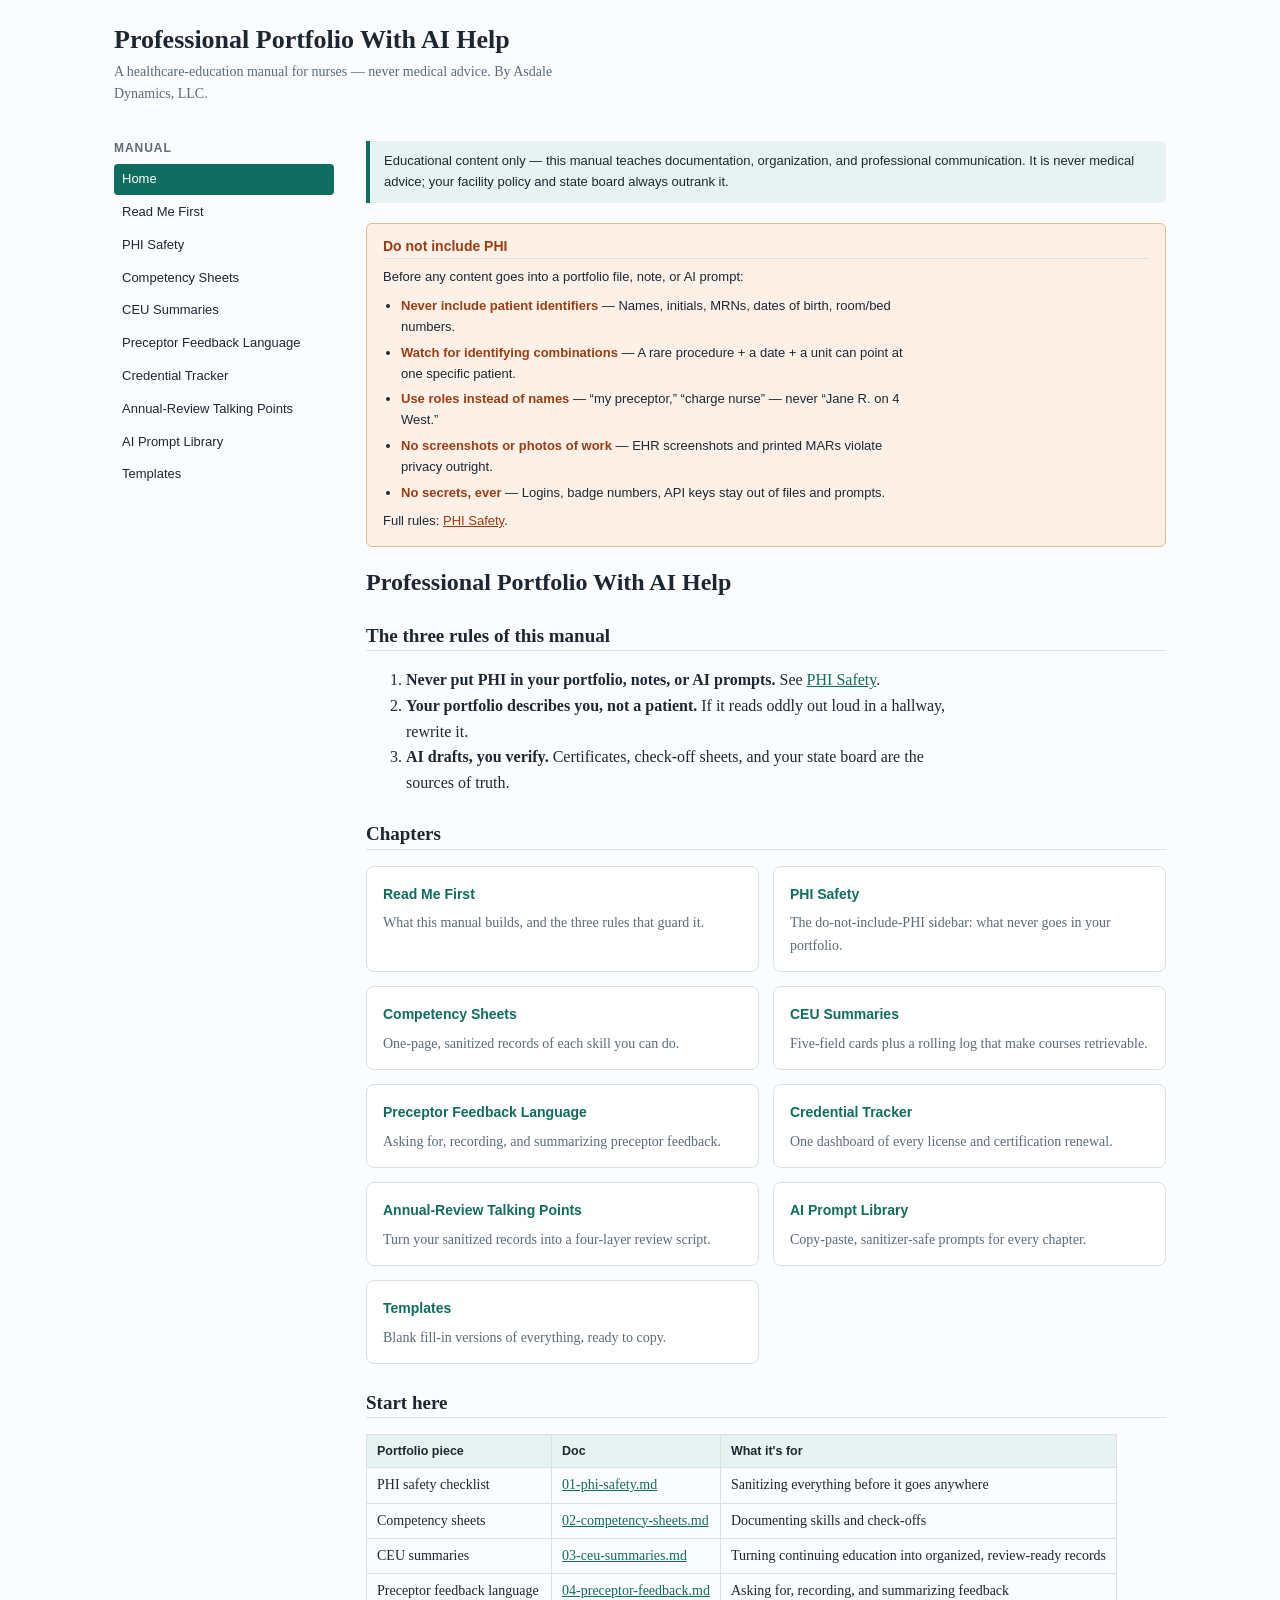
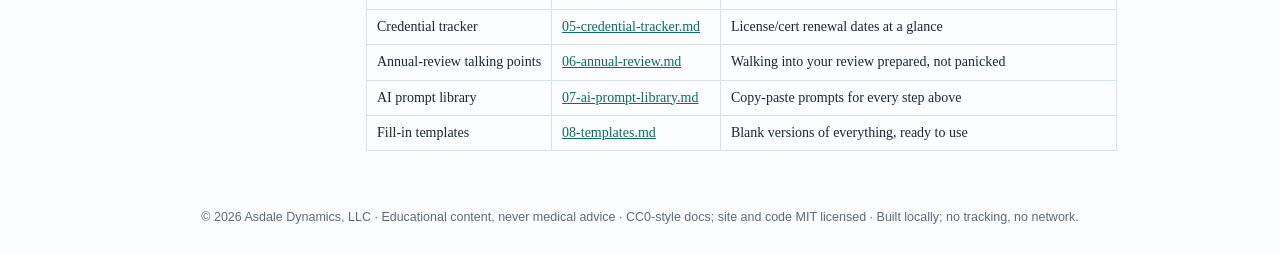
<file: site/index.html>
<!DOCTYPE html>
<html lang="en">
<head>
<meta charset="utf-8">
<meta name="viewport" content="width=device-width, initial-scale=1">
<title>Professional Portfolio With AI Help</title>
<style>
:root {
  --ink: #1c2733; --muted: #5b6b7b; --line: #d9e1e8;
  --accent: #0f6d5f; --accent-soft: #e8f3f1;
  --warn: #9d3b12; --warn-bg: #fdf1e7; --warn-line: #e7b98f;
  --code-bg: #f4f7f9;
}
* { box-sizing: border-box; }
body {
  margin: 0; color: var(--ink);
  font: 16px/1.6 Georgia, "Times New Roman", serif;
  background: #fbfcfd;
}
.layout { display: flex; max-width: 1100px; margin: 0 auto; gap: 32px; padding: 24px; }
main { flex: 1; min-width: 0; }
nav.sidebar {
  width: 220px; flex-shrink: 0;
  font-family: Verdana, sans-serif; font-size: 13px;
}
nav.sidebar h2 {
  font-size: 12px; letter-spacing: .08em; text-transform: uppercase;
  color: var(--muted); margin: 0 0 8px;
}
nav.sidebar a {
  display: block; padding: 5px 8px; border-radius: 4px;
  color: var(--ink); text-decoration: none; margin-bottom: 2px;
}
nav.sidebar a:hover { background: var(--accent-soft); }
nav.sidebar a.active { background: var(--accent); color: #fff; }
.phisidebar {
  background: var(--warn-bg); border: 1px solid var(--warn-line);
  border-radius: 6px; padding: 14px 16px; margin: 0 0 20px;
  font-family: Verdana, sans-serif; font-size: 13px;
}
.phisidebar h2 { margin: 0 0 8px; color: var(--warn); font-size: 14px; }
.phisidebar ul { margin: 0; padding-left: 18px; }
.phisidebar li { margin-bottom: 5px; }
.phisidebar b { color: var(--warn); }
.phisidebar a { color: var(--warn); }
.banner {
  background: var(--accent-soft); border-left: 4px solid var(--accent);
  padding: 10px 14px; margin-bottom: 20px; border-radius: 0 6px 6px 0;
  font-family: Verdana, sans-serif; font-size: 13px; color: var(--ink);
}
header.site { padding: 24px 24px 0; max-width: 1100px; margin: 0 auto; }
header.site h1 { margin: 0; font-size: 26px; }
header.site p { margin: 4px 0 12px; color: var(--muted); font-size: 14px; }
h1, h2, h3, h4 { line-height: 1.25; font-weight: 700; }
main h1 { font-size: 24px; margin-top: 8px; }
main h2 { font-size: 19px; margin-top: 1.4em; border-bottom: 1px solid var(--line); padding-bottom: 3px; }
main h3 { font-size: 16px; margin-top: 1.2em; }
p, li { max-width: 70ch; }
a { color: var(--accent); }
code {
  font-family: "SFMono-Regular", Consolas, monospace; font-size: .88em;
  background: var(--code-bg); border: 1px solid var(--line);
  border-radius: 3px; padding: 1px 4px;
}
pre {
  background: var(--code-bg); border: 1px solid var(--line);
  border-radius: 6px; padding: 12px 14px; overflow-x: auto;
}
pre code { background: none; border: none; padding: 0; }
table { border-collapse: collapse; margin: 1em 0; font-size: 14px; max-width: 100%; display: block; overflow-x: auto; }
th, td { border: 1px solid var(--line); padding: 6px 10px; text-align: left; vertical-align: top; }
th { background: var(--accent-soft); font-family: Verdana, sans-serif; font-size: 12.5px; }
blockquote {
  margin: 1em 0; padding: 6px 14px; color: #3d4c5a;
  border-left: 3px solid var(--accent); background: #f6faf9;
  border-radius: 0 6px 6px 0; max-width: 70ch;
}
blockquote p { margin: .3em 0; }
hr { border: none; border-top: 1px solid var(--line); margin: 1.6em 0; }
.cards { display: grid; grid-template-columns: repeat(auto-fill, minmax(260px, 1fr)); gap: 14px; padding: 0; list-style: none; }
.cards li {
  border: 1px solid var(--line); border-radius: 8px; padding: 14px 16px;
  background: #fff; max-width: none;
}
.cards a { font-weight: 700; text-decoration: none; font-family: Verdana, sans-serif; font-size: 14px; }
.cards p { margin: 6px 0 0; font-size: 14px; color: var(--muted); }
footer {
  text-align: center; color: var(--muted); font-size: 12.5px;
  font-family: Verdana, sans-serif; padding: 18px 24px 28px;
}
@media (max-width: 760px) {
  .layout { flex-direction: column; }
  nav.sidebar { width: auto; }
}

</style>
</head>
<body>
<header class="site">
<h1>Professional Portfolio With AI Help</h1>
<p>A healthcare-education manual for nurses — never medical advice. By Asdale Dynamics, LLC.</p>
</header>
<div class="layout">
<nav class="sidebar"><h2>Manual</h2><a href="index.html" class="active">Home</a><a href="00-read-me-first.html">Read Me First</a><a href="01-phi-safety.html">PHI Safety</a><a href="02-competency-sheets.html">Competency Sheets</a><a href="03-ceu-summaries.html">CEU Summaries</a><a href="04-preceptor-feedback.html">Preceptor Feedback Language</a><a href="05-credential-tracker.html">Credential Tracker</a><a href="06-annual-review.html">Annual-Review Talking Points</a><a href="07-ai-prompt-library.html">AI Prompt Library</a><a href="08-templates.html">Templates</a></nav>
<main><div class="banner">Educational content only — this manual teaches documentation, organization, and professional communication. It is never medical advice; your facility policy and state board always outrank it.</div><div class="phisidebar"><h2>Do not include PHI</h2><p style="margin:0 0 8px">Before any content goes into a portfolio file, note, or AI prompt:</p><ul><li><b>Never include patient identifiers</b> — Names, initials, MRNs, dates of birth, room/bed numbers.</li>
<li><b>Watch for identifying combinations</b> — A rare procedure + a date + a unit can point at one specific patient.</li>
<li><b>Use roles instead of names</b> — “my preceptor,” “charge nurse” — never “Jane R. on 4 West.”</li>
<li><b>No screenshots or photos of work</b> — EHR screenshots and printed MARs violate privacy outright.</li>
<li><b>No secrets, ever</b> — Logins, badge numbers, API keys stay out of files and prompts.</li></ul><p style="margin:8px 0 0">Full rules: <a href="01-phi-safety.html">PHI Safety</a>.</p></div><h1>Professional Portfolio With AI Help</h1><section><h2>The three rules of this manual</h2><ol><li><strong>Never put PHI in your portfolio, notes, or AI prompts.</strong> See <a href="01-phi-safety.html">PHI Safety</a>.</li><li><strong>Your portfolio describes you, not a patient.</strong> If it reads oddly out loud in a hallway, rewrite it.</li><li><strong>AI drafts, you verify.</strong> Certificates, check-off sheets, and your state board are the sources of truth.</li></ol><h2>Chapters</h2><ul class="cards"><li><a href="00-read-me-first.html">Read Me First</a><p>What this manual builds, and the three rules that guard it.</p></li>
<li><a href="01-phi-safety.html">PHI Safety</a><p>The do-not-include-PHI sidebar: what never goes in your portfolio.</p></li>
<li><a href="02-competency-sheets.html">Competency Sheets</a><p>One-page, sanitized records of each skill you can do.</p></li>
<li><a href="03-ceu-summaries.html">CEU Summaries</a><p>Five-field cards plus a rolling log that make courses retrievable.</p></li>
<li><a href="04-preceptor-feedback.html">Preceptor Feedback Language</a><p>Asking for, recording, and summarizing preceptor feedback.</p></li>
<li><a href="05-credential-tracker.html">Credential Tracker</a><p>One dashboard of every license and certification renewal.</p></li>
<li><a href="06-annual-review.html">Annual-Review Talking Points</a><p>Turn your sanitized records into a four-layer review script.</p></li>
<li><a href="07-ai-prompt-library.html">AI Prompt Library</a><p>Copy-paste, sanitizer-safe prompts for every chapter.</p></li>
<li><a href="08-templates.html">Templates</a><p>Blank fill-in versions of everything, ready to copy.</p></li></ul></section>
<section><h2>Start here</h2><table>
<thead><tr>
<th>Portfolio piece</th>
<th>Doc</th>
<th>What it's for</th>
</tr></thead>
<tbody>
<tr><td>PHI safety checklist</td><td><a href="01-phi-safety.html">01-phi-safety.md</a></td><td>Sanitizing everything before it goes anywhere</td></tr>
<tr><td>Competency sheets</td><td><a href="02-competency-sheets.html">02-competency-sheets.md</a></td><td>Documenting skills and check-offs</td></tr>
<tr><td>CEU summaries</td><td><a href="03-ceu-summaries.html">03-ceu-summaries.md</a></td><td>Turning continuing education into organized, review-ready records</td></tr>
<tr><td>Preceptor feedback language</td><td><a href="04-preceptor-feedback.html">04-preceptor-feedback.md</a></td><td>Asking for, recording, and summarizing feedback</td></tr>
<tr><td>Credential tracker</td><td><a href="05-credential-tracker.html">05-credential-tracker.md</a></td><td>License/cert renewal dates at a glance</td></tr>
<tr><td>Annual-review talking points</td><td><a href="06-annual-review.html">06-annual-review.md</a></td><td>Walking into your review prepared, not panicked</td></tr>
<tr><td>AI prompt library</td><td><a href="07-ai-prompt-library.html">07-ai-prompt-library.md</a></td><td>Copy-paste prompts for every step above</td></tr>
<tr><td>Fill-in templates</td><td><a href="08-templates.html">08-templates.md</a></td><td>Blank versions of everything, ready to use</td></tr>
</tbody>
</table></section>
</main>
</div>
<footer>
© 2026 Asdale Dynamics, LLC · Educational content, never medical advice ·
CC0-style docs; site and code MIT licensed ·
Built locally; no tracking, no network.
</footer>
</body>
</html>
</file>
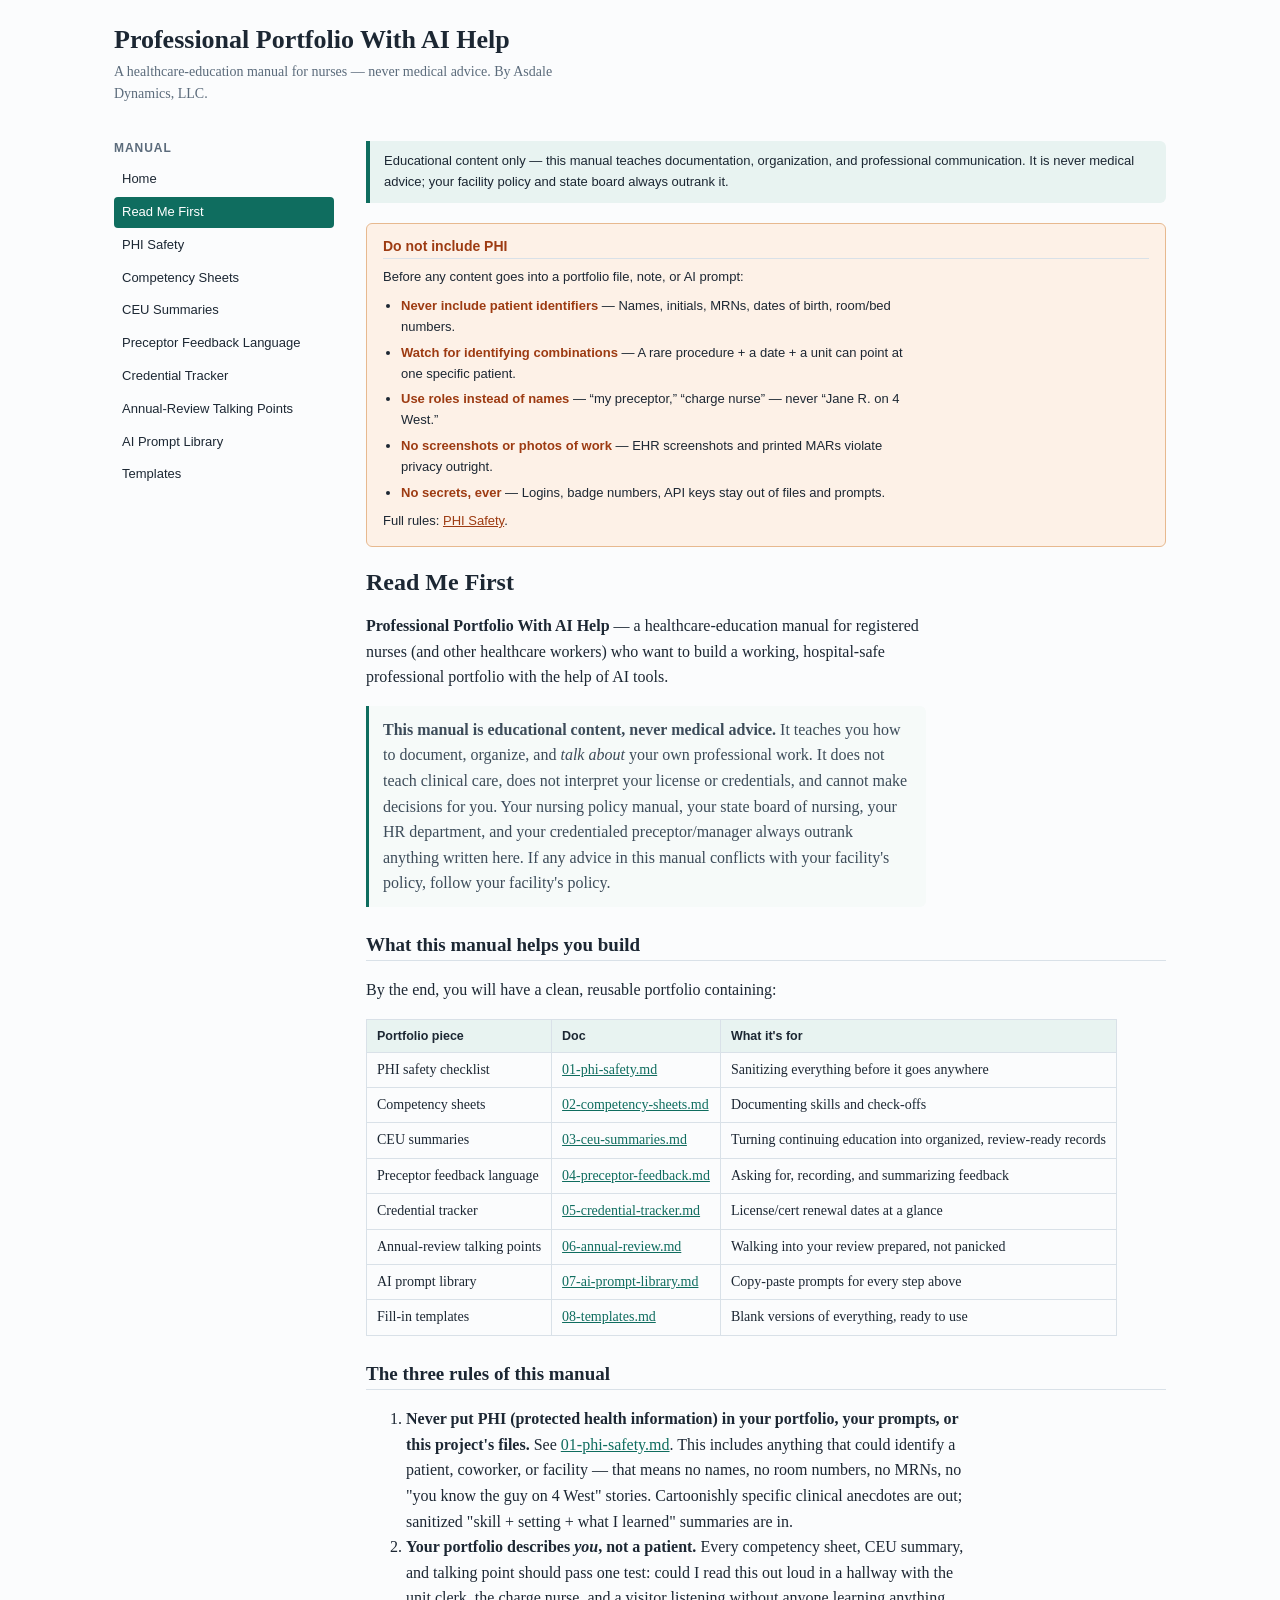
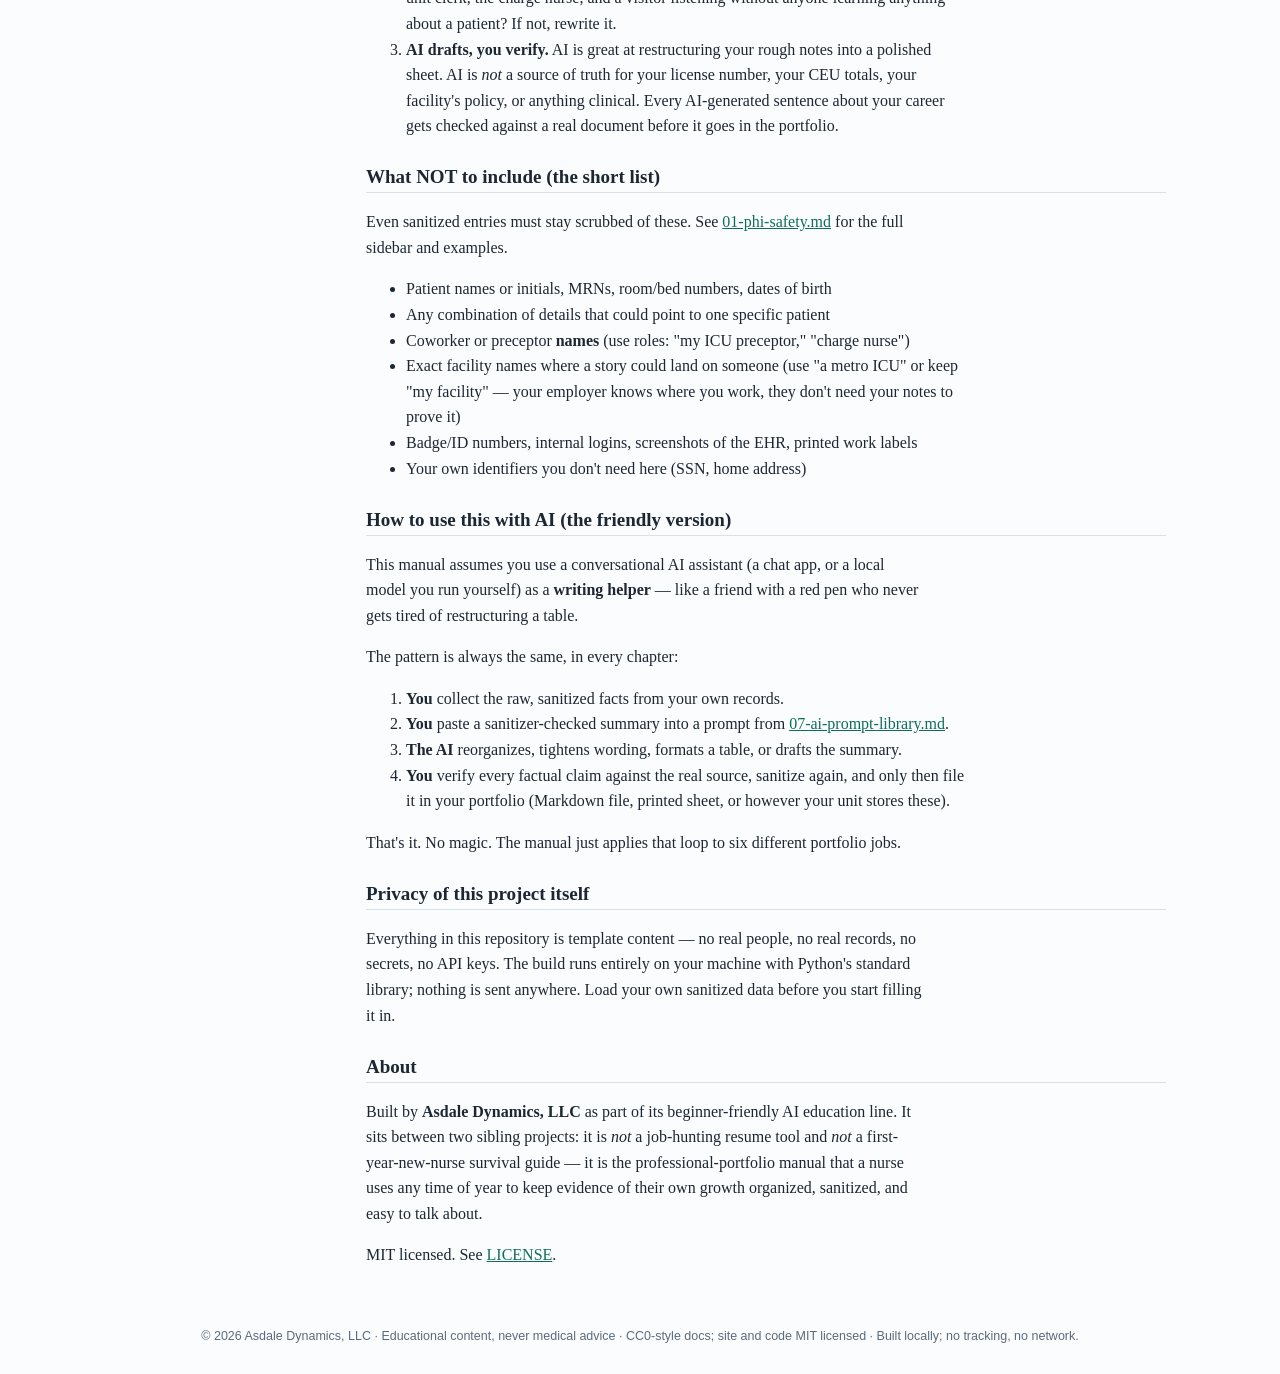
<file: site/00-read-me-first.html>
<!DOCTYPE html>
<html lang="en">
<head>
<meta charset="utf-8">
<meta name="viewport" content="width=device-width, initial-scale=1">
<title>Professional Portfolio With AI Help</title>
<style>
:root {
  --ink: #1c2733; --muted: #5b6b7b; --line: #d9e1e8;
  --accent: #0f6d5f; --accent-soft: #e8f3f1;
  --warn: #9d3b12; --warn-bg: #fdf1e7; --warn-line: #e7b98f;
  --code-bg: #f4f7f9;
}
* { box-sizing: border-box; }
body {
  margin: 0; color: var(--ink);
  font: 16px/1.6 Georgia, "Times New Roman", serif;
  background: #fbfcfd;
}
.layout { display: flex; max-width: 1100px; margin: 0 auto; gap: 32px; padding: 24px; }
main { flex: 1; min-width: 0; }
nav.sidebar {
  width: 220px; flex-shrink: 0;
  font-family: Verdana, sans-serif; font-size: 13px;
}
nav.sidebar h2 {
  font-size: 12px; letter-spacing: .08em; text-transform: uppercase;
  color: var(--muted); margin: 0 0 8px;
}
nav.sidebar a {
  display: block; padding: 5px 8px; border-radius: 4px;
  color: var(--ink); text-decoration: none; margin-bottom: 2px;
}
nav.sidebar a:hover { background: var(--accent-soft); }
nav.sidebar a.active { background: var(--accent); color: #fff; }
.phisidebar {
  background: var(--warn-bg); border: 1px solid var(--warn-line);
  border-radius: 6px; padding: 14px 16px; margin: 0 0 20px;
  font-family: Verdana, sans-serif; font-size: 13px;
}
.phisidebar h2 { margin: 0 0 8px; color: var(--warn); font-size: 14px; }
.phisidebar ul { margin: 0; padding-left: 18px; }
.phisidebar li { margin-bottom: 5px; }
.phisidebar b { color: var(--warn); }
.phisidebar a { color: var(--warn); }
.banner {
  background: var(--accent-soft); border-left: 4px solid var(--accent);
  padding: 10px 14px; margin-bottom: 20px; border-radius: 0 6px 6px 0;
  font-family: Verdana, sans-serif; font-size: 13px; color: var(--ink);
}
header.site { padding: 24px 24px 0; max-width: 1100px; margin: 0 auto; }
header.site h1 { margin: 0; font-size: 26px; }
header.site p { margin: 4px 0 12px; color: var(--muted); font-size: 14px; }
h1, h2, h3, h4 { line-height: 1.25; font-weight: 700; }
main h1 { font-size: 24px; margin-top: 8px; }
main h2 { font-size: 19px; margin-top: 1.4em; border-bottom: 1px solid var(--line); padding-bottom: 3px; }
main h3 { font-size: 16px; margin-top: 1.2em; }
p, li { max-width: 70ch; }
a { color: var(--accent); }
code {
  font-family: "SFMono-Regular", Consolas, monospace; font-size: .88em;
  background: var(--code-bg); border: 1px solid var(--line);
  border-radius: 3px; padding: 1px 4px;
}
pre {
  background: var(--code-bg); border: 1px solid var(--line);
  border-radius: 6px; padding: 12px 14px; overflow-x: auto;
}
pre code { background: none; border: none; padding: 0; }
table { border-collapse: collapse; margin: 1em 0; font-size: 14px; max-width: 100%; display: block; overflow-x: auto; }
th, td { border: 1px solid var(--line); padding: 6px 10px; text-align: left; vertical-align: top; }
th { background: var(--accent-soft); font-family: Verdana, sans-serif; font-size: 12.5px; }
blockquote {
  margin: 1em 0; padding: 6px 14px; color: #3d4c5a;
  border-left: 3px solid var(--accent); background: #f6faf9;
  border-radius: 0 6px 6px 0; max-width: 70ch;
}
blockquote p { margin: .3em 0; }
hr { border: none; border-top: 1px solid var(--line); margin: 1.6em 0; }
.cards { display: grid; grid-template-columns: repeat(auto-fill, minmax(260px, 1fr)); gap: 14px; padding: 0; list-style: none; }
.cards li {
  border: 1px solid var(--line); border-radius: 8px; padding: 14px 16px;
  background: #fff; max-width: none;
}
.cards a { font-weight: 700; text-decoration: none; font-family: Verdana, sans-serif; font-size: 14px; }
.cards p { margin: 6px 0 0; font-size: 14px; color: var(--muted); }
footer {
  text-align: center; color: var(--muted); font-size: 12.5px;
  font-family: Verdana, sans-serif; padding: 18px 24px 28px;
}
@media (max-width: 760px) {
  .layout { flex-direction: column; }
  nav.sidebar { width: auto; }
}

</style>
</head>
<body>
<header class="site">
<h1>Professional Portfolio With AI Help</h1>
<p>A healthcare-education manual for nurses — never medical advice. By Asdale Dynamics, LLC.</p>
</header>
<div class="layout">
<nav class="sidebar"><h2>Manual</h2><a href="index.html" >Home</a><a href="00-read-me-first.html" class="active">Read Me First</a><a href="01-phi-safety.html">PHI Safety</a><a href="02-competency-sheets.html">Competency Sheets</a><a href="03-ceu-summaries.html">CEU Summaries</a><a href="04-preceptor-feedback.html">Preceptor Feedback Language</a><a href="05-credential-tracker.html">Credential Tracker</a><a href="06-annual-review.html">Annual-Review Talking Points</a><a href="07-ai-prompt-library.html">AI Prompt Library</a><a href="08-templates.html">Templates</a></nav>
<main><div class="banner">Educational content only — this manual teaches documentation, organization, and professional communication. It is never medical advice; your facility policy and state board always outrank it.</div><div class="phisidebar"><h2>Do not include PHI</h2><p style="margin:0 0 8px">Before any content goes into a portfolio file, note, or AI prompt:</p><ul><li><b>Never include patient identifiers</b> — Names, initials, MRNs, dates of birth, room/bed numbers.</li>
<li><b>Watch for identifying combinations</b> — A rare procedure + a date + a unit can point at one specific patient.</li>
<li><b>Use roles instead of names</b> — “my preceptor,” “charge nurse” — never “Jane R. on 4 West.”</li>
<li><b>No screenshots or photos of work</b> — EHR screenshots and printed MARs violate privacy outright.</li>
<li><b>No secrets, ever</b> — Logins, badge numbers, API keys stay out of files and prompts.</li></ul><p style="margin:8px 0 0">Full rules: <a href="01-phi-safety.html">PHI Safety</a>.</p></div><h1 id="read-me-first">Read Me First</h1>
<p><strong>Professional Portfolio With AI Help</strong> — a healthcare-education manual for registered nurses (and other healthcare workers) who want to build a working, hospital-safe professional portfolio with the help of AI tools.</p>
<blockquote><p><strong>This manual is educational content, never medical advice.</strong> It teaches you how to document, organize, and <em>talk about</em> your own professional work. It does not teach clinical care, does not interpret your license or credentials, and cannot make decisions for you. Your nursing policy manual, your state board of nursing, your HR department, and your credentialed preceptor/manager always outrank anything written here. If any advice in this manual conflicts with your facility's policy, follow your facility's policy.</p></blockquote>
<h2 id="what-this-manual-helps-you-build">What this manual helps you build</h2>
<p>By the end, you will have a clean, reusable portfolio containing:</p>
<table>
<thead><tr>
<th>Portfolio piece</th>
<th>Doc</th>
<th>What it's for</th>
</tr></thead>
<tbody>
<tr><td>PHI safety checklist</td><td><a href="01-phi-safety.html">01-phi-safety.md</a></td><td>Sanitizing everything before it goes anywhere</td></tr>
<tr><td>Competency sheets</td><td><a href="02-competency-sheets.html">02-competency-sheets.md</a></td><td>Documenting skills and check-offs</td></tr>
<tr><td>CEU summaries</td><td><a href="03-ceu-summaries.html">03-ceu-summaries.md</a></td><td>Turning continuing education into organized, review-ready records</td></tr>
<tr><td>Preceptor feedback language</td><td><a href="04-preceptor-feedback.html">04-preceptor-feedback.md</a></td><td>Asking for, recording, and summarizing feedback</td></tr>
<tr><td>Credential tracker</td><td><a href="05-credential-tracker.html">05-credential-tracker.md</a></td><td>License/cert renewal dates at a glance</td></tr>
<tr><td>Annual-review talking points</td><td><a href="06-annual-review.html">06-annual-review.md</a></td><td>Walking into your review prepared, not panicked</td></tr>
<tr><td>AI prompt library</td><td><a href="07-ai-prompt-library.html">07-ai-prompt-library.md</a></td><td>Copy-paste prompts for every step above</td></tr>
<tr><td>Fill-in templates</td><td><a href="08-templates.html">08-templates.md</a></td><td>Blank versions of everything, ready to use</td></tr>
</tbody>
</table>
<h2 id="the-three-rules-of-this-manual">The three rules of this manual</h2>
<ol><li><strong>Never put PHI (protected health information) in your portfolio, your prompts, or this project's files.</strong> See <a href="01-phi-safety.html">01-phi-safety.md</a>. This includes anything that could identify a patient, coworker, or facility — that means no names, no room numbers, no MRNs, no "you know the guy on 4 West" stories. Cartoonishly specific clinical anecdotes are out; sanitized "skill + setting + what I learned" summaries are in.</li><li><strong>Your portfolio describes <em>you</em>, not a patient.</strong> Every competency sheet, CEU summary, and talking point should pass one test: could I read this out loud in a hallway with the unit clerk, the charge nurse, and a visitor listening without anyone learning anything about a patient? If not, rewrite it.</li><li><strong>AI drafts, you verify.</strong> AI is great at restructuring your rough notes into a polished sheet. AI is <em>not</em> a source of truth for your license number, your CEU totals, your facility's policy, or anything clinical. Every AI-generated sentence about your career gets checked against a real document before it goes in the portfolio.</li></ol>
<h2 id="what-not-to-include-the-short-list">What NOT to include (the short list)</h2>
<p>Even sanitized entries must stay scrubbed of these. See <a href="01-phi-safety.html">01-phi-safety.md</a> for the full sidebar and examples.</p>
<ul><li>Patient names or initials, MRNs, room/bed numbers, dates of birth</li><li>Any combination of details that could point to one specific patient</li><li>Coworker or preceptor <strong>names</strong> (use roles: "my ICU preceptor," "charge nurse")</li><li>Exact facility names where a story could land on someone (use "a metro ICU" or keep "my facility" — your employer knows where you work, they don't need your notes to prove it)</li><li>Badge/ID numbers, internal logins, screenshots of the EHR, printed work labels</li><li>Your own identifiers you don't need here (SSN, home address)</li></ul>
<h2 id="how-to-use-this-with-ai-the-friendly-version">How to use this with AI (the friendly version)</h2>
<p>This manual assumes you use a conversational AI assistant (a chat app, or a local model you run yourself) as a <strong>writing helper</strong> — like a friend with a red pen who never gets tired of restructuring a table.</p>
<p>The pattern is always the same, in every chapter:</p>
<ol><li><strong>You</strong> collect the raw, sanitized facts from your own records.</li><li><strong>You</strong> paste a sanitizer-checked summary into a prompt from <a href="07-ai-prompt-library.html">07-ai-prompt-library.md</a>.</li><li><strong>The AI</strong> reorganizes, tightens wording, formats a table, or drafts the summary.</li><li><strong>You</strong> verify every factual claim against the real source, sanitize again, and only then file it in your portfolio (Markdown file, printed sheet, or however your unit stores these).</li></ol>
<p>That's it. No magic. The manual just applies that loop to six different portfolio jobs.</p>
<h2 id="privacy-of-this-project-itself">Privacy of this project itself</h2>
<p>Everything in this repository is template content — no real people, no real records, no secrets, no API keys. The build runs entirely on your machine with Python's standard library; nothing is sent anywhere. Load your own sanitized data before you start filling it in.</p>
<h2 id="about">About</h2>
<p>Built by <strong>Asdale Dynamics, LLC</strong> as part of its beginner-friendly AI education line. It sits between two sibling projects: it is <em>not</em> a job-hunting resume tool and <em>not</em> a first-year-new-nurse survival guide — it is the professional-portfolio manual that a nurse uses any time of year to keep evidence of their own growth organized, sanitized, and easy to talk about.</p>
<p>MIT licensed. See <a href="../LICENSE">LICENSE</a>.</p>
</main>
</div>
<footer>
© 2026 Asdale Dynamics, LLC · Educational content, never medical advice ·
CC0-style docs; site and code MIT licensed ·
Built locally; no tracking, no network.
</footer>
</body>
</html>
</file>
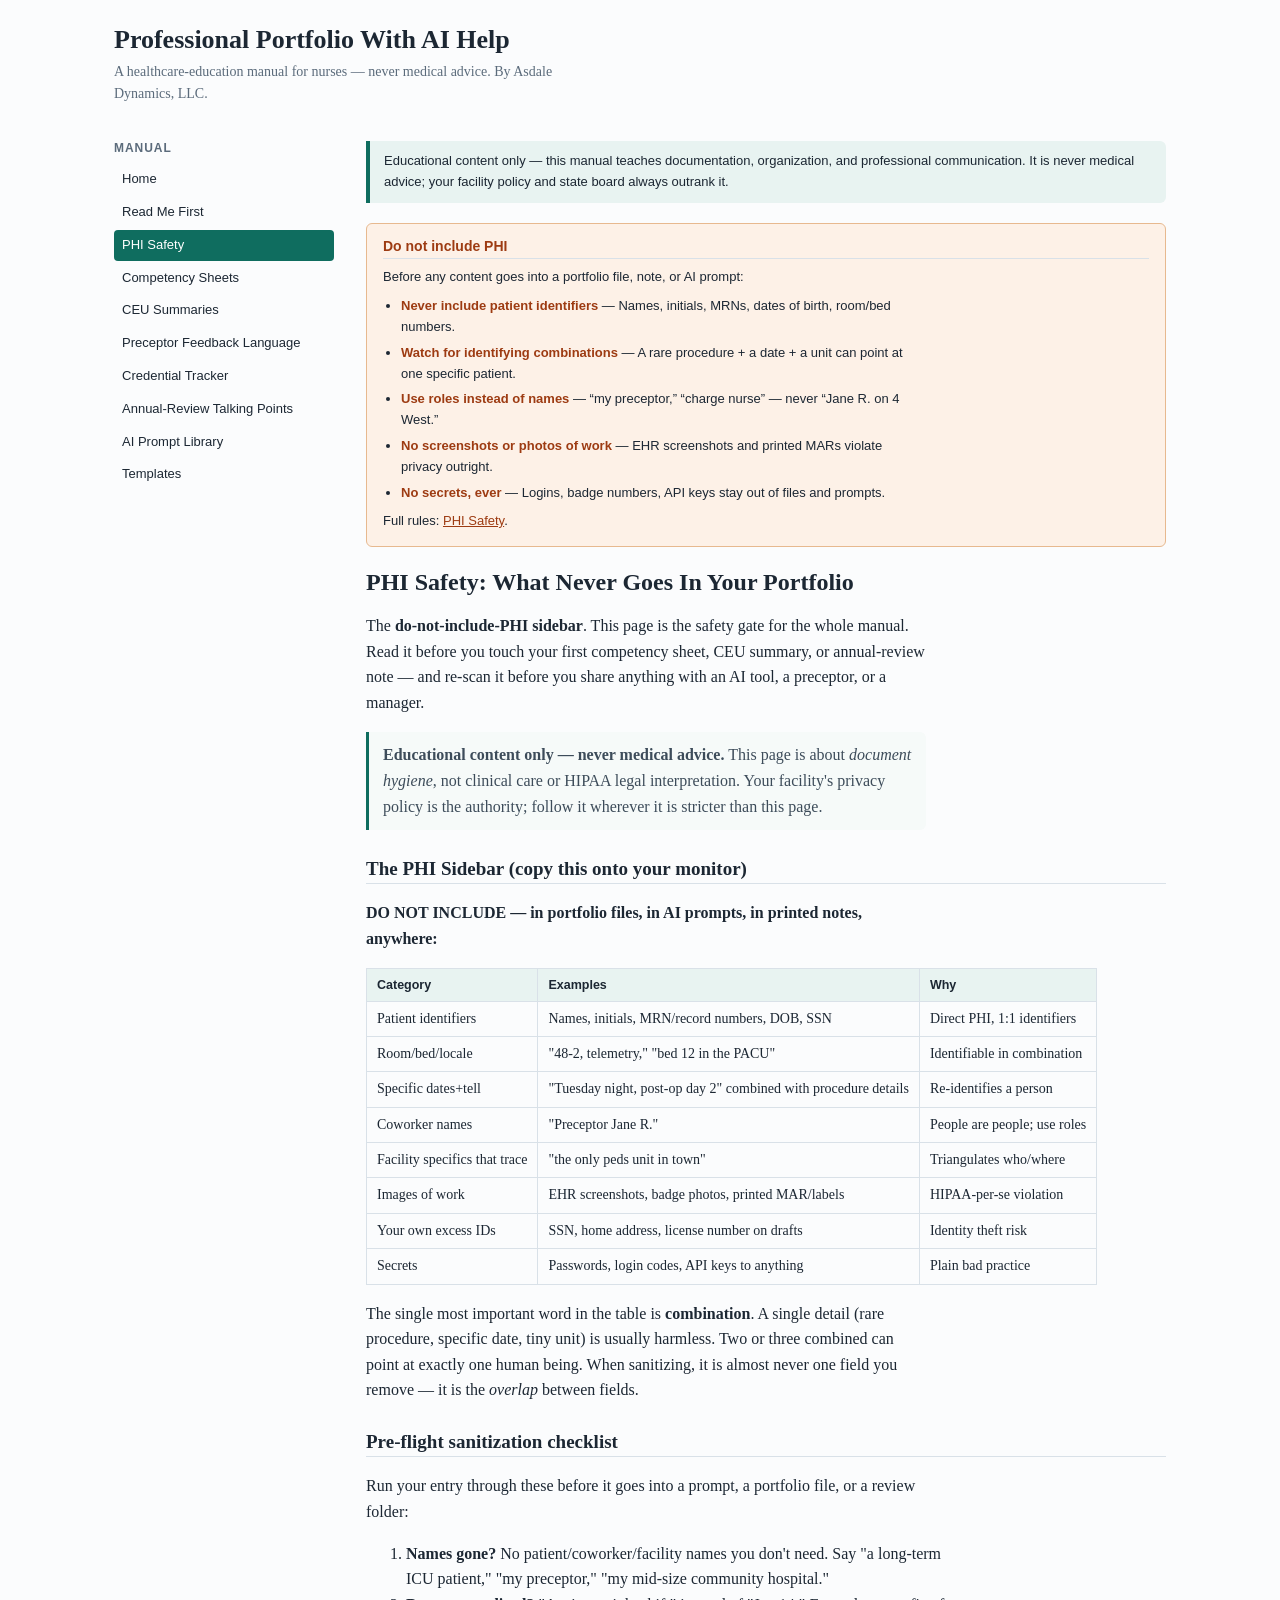
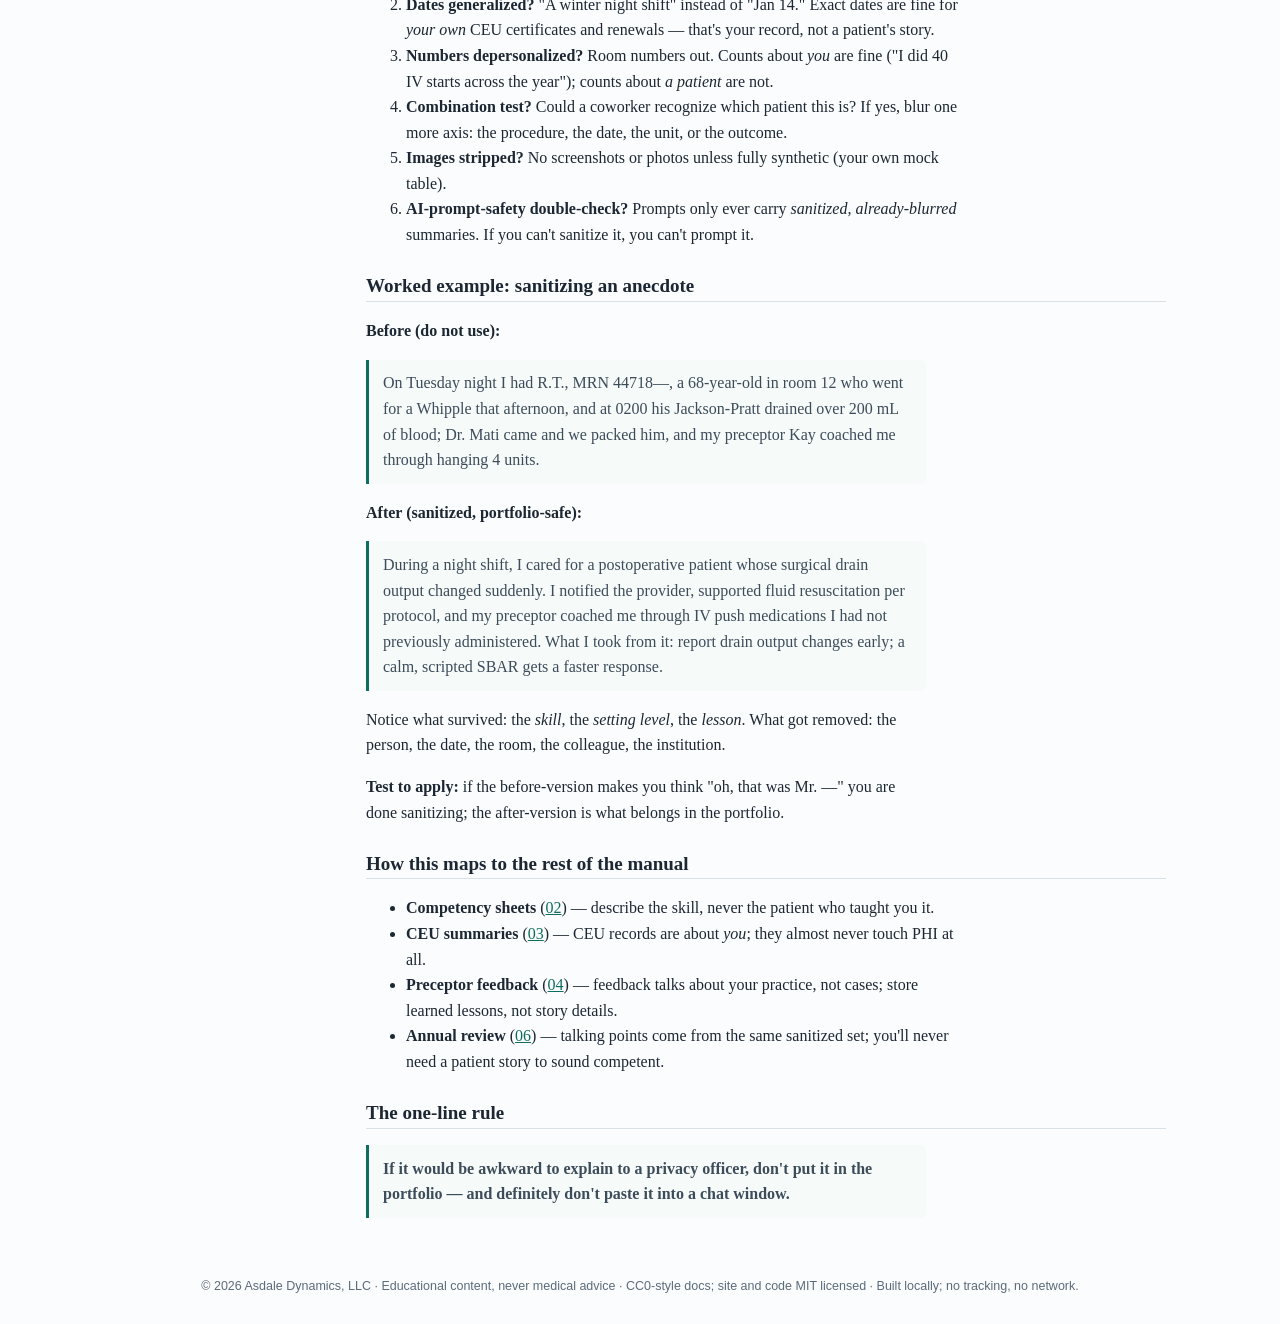
<file: site/01-phi-safety.html>
<!DOCTYPE html>
<html lang="en">
<head>
<meta charset="utf-8">
<meta name="viewport" content="width=device-width, initial-scale=1">
<title>Professional Portfolio With AI Help</title>
<style>
:root {
  --ink: #1c2733; --muted: #5b6b7b; --line: #d9e1e8;
  --accent: #0f6d5f; --accent-soft: #e8f3f1;
  --warn: #9d3b12; --warn-bg: #fdf1e7; --warn-line: #e7b98f;
  --code-bg: #f4f7f9;
}
* { box-sizing: border-box; }
body {
  margin: 0; color: var(--ink);
  font: 16px/1.6 Georgia, "Times New Roman", serif;
  background: #fbfcfd;
}
.layout { display: flex; max-width: 1100px; margin: 0 auto; gap: 32px; padding: 24px; }
main { flex: 1; min-width: 0; }
nav.sidebar {
  width: 220px; flex-shrink: 0;
  font-family: Verdana, sans-serif; font-size: 13px;
}
nav.sidebar h2 {
  font-size: 12px; letter-spacing: .08em; text-transform: uppercase;
  color: var(--muted); margin: 0 0 8px;
}
nav.sidebar a {
  display: block; padding: 5px 8px; border-radius: 4px;
  color: var(--ink); text-decoration: none; margin-bottom: 2px;
}
nav.sidebar a:hover { background: var(--accent-soft); }
nav.sidebar a.active { background: var(--accent); color: #fff; }
.phisidebar {
  background: var(--warn-bg); border: 1px solid var(--warn-line);
  border-radius: 6px; padding: 14px 16px; margin: 0 0 20px;
  font-family: Verdana, sans-serif; font-size: 13px;
}
.phisidebar h2 { margin: 0 0 8px; color: var(--warn); font-size: 14px; }
.phisidebar ul { margin: 0; padding-left: 18px; }
.phisidebar li { margin-bottom: 5px; }
.phisidebar b { color: var(--warn); }
.phisidebar a { color: var(--warn); }
.banner {
  background: var(--accent-soft); border-left: 4px solid var(--accent);
  padding: 10px 14px; margin-bottom: 20px; border-radius: 0 6px 6px 0;
  font-family: Verdana, sans-serif; font-size: 13px; color: var(--ink);
}
header.site { padding: 24px 24px 0; max-width: 1100px; margin: 0 auto; }
header.site h1 { margin: 0; font-size: 26px; }
header.site p { margin: 4px 0 12px; color: var(--muted); font-size: 14px; }
h1, h2, h3, h4 { line-height: 1.25; font-weight: 700; }
main h1 { font-size: 24px; margin-top: 8px; }
main h2 { font-size: 19px; margin-top: 1.4em; border-bottom: 1px solid var(--line); padding-bottom: 3px; }
main h3 { font-size: 16px; margin-top: 1.2em; }
p, li { max-width: 70ch; }
a { color: var(--accent); }
code {
  font-family: "SFMono-Regular", Consolas, monospace; font-size: .88em;
  background: var(--code-bg); border: 1px solid var(--line);
  border-radius: 3px; padding: 1px 4px;
}
pre {
  background: var(--code-bg); border: 1px solid var(--line);
  border-radius: 6px; padding: 12px 14px; overflow-x: auto;
}
pre code { background: none; border: none; padding: 0; }
table { border-collapse: collapse; margin: 1em 0; font-size: 14px; max-width: 100%; display: block; overflow-x: auto; }
th, td { border: 1px solid var(--line); padding: 6px 10px; text-align: left; vertical-align: top; }
th { background: var(--accent-soft); font-family: Verdana, sans-serif; font-size: 12.5px; }
blockquote {
  margin: 1em 0; padding: 6px 14px; color: #3d4c5a;
  border-left: 3px solid var(--accent); background: #f6faf9;
  border-radius: 0 6px 6px 0; max-width: 70ch;
}
blockquote p { margin: .3em 0; }
hr { border: none; border-top: 1px solid var(--line); margin: 1.6em 0; }
.cards { display: grid; grid-template-columns: repeat(auto-fill, minmax(260px, 1fr)); gap: 14px; padding: 0; list-style: none; }
.cards li {
  border: 1px solid var(--line); border-radius: 8px; padding: 14px 16px;
  background: #fff; max-width: none;
}
.cards a { font-weight: 700; text-decoration: none; font-family: Verdana, sans-serif; font-size: 14px; }
.cards p { margin: 6px 0 0; font-size: 14px; color: var(--muted); }
footer {
  text-align: center; color: var(--muted); font-size: 12.5px;
  font-family: Verdana, sans-serif; padding: 18px 24px 28px;
}
@media (max-width: 760px) {
  .layout { flex-direction: column; }
  nav.sidebar { width: auto; }
}

</style>
</head>
<body>
<header class="site">
<h1>Professional Portfolio With AI Help</h1>
<p>A healthcare-education manual for nurses — never medical advice. By Asdale Dynamics, LLC.</p>
</header>
<div class="layout">
<nav class="sidebar"><h2>Manual</h2><a href="index.html" >Home</a><a href="00-read-me-first.html">Read Me First</a><a href="01-phi-safety.html" class="active">PHI Safety</a><a href="02-competency-sheets.html">Competency Sheets</a><a href="03-ceu-summaries.html">CEU Summaries</a><a href="04-preceptor-feedback.html">Preceptor Feedback Language</a><a href="05-credential-tracker.html">Credential Tracker</a><a href="06-annual-review.html">Annual-Review Talking Points</a><a href="07-ai-prompt-library.html">AI Prompt Library</a><a href="08-templates.html">Templates</a></nav>
<main><div class="banner">Educational content only — this manual teaches documentation, organization, and professional communication. It is never medical advice; your facility policy and state board always outrank it.</div><div class="phisidebar"><h2>Do not include PHI</h2><p style="margin:0 0 8px">Before any content goes into a portfolio file, note, or AI prompt:</p><ul><li><b>Never include patient identifiers</b> — Names, initials, MRNs, dates of birth, room/bed numbers.</li>
<li><b>Watch for identifying combinations</b> — A rare procedure + a date + a unit can point at one specific patient.</li>
<li><b>Use roles instead of names</b> — “my preceptor,” “charge nurse” — never “Jane R. on 4 West.”</li>
<li><b>No screenshots or photos of work</b> — EHR screenshots and printed MARs violate privacy outright.</li>
<li><b>No secrets, ever</b> — Logins, badge numbers, API keys stay out of files and prompts.</li></ul><p style="margin:8px 0 0">Full rules: <a href="01-phi-safety.html">PHI Safety</a>.</p></div><h1 id="phi-safety-what-never-goes-in-your-portfolio">PHI Safety: What Never Goes In Your Portfolio</h1>
<p>The <strong>do-not-include-PHI sidebar</strong>. This page is the safety gate for the whole manual. Read it before you touch your first competency sheet, CEU summary, or annual-review note — and re-scan it before you share anything with an AI tool, a preceptor, or a manager.</p>
<blockquote><p><strong>Educational content only — never medical advice.</strong> This page is about <em>document hygiene</em>, not clinical care or HIPAA legal interpretation. Your facility's privacy policy is the authority; follow it wherever it is stricter than this page.</p></blockquote>
<h2 id="the-phi-sidebar-copy-this-onto-your-monitor">The PHI Sidebar (copy this onto your monitor)</h2>
<p><strong>DO NOT INCLUDE — in portfolio files, in AI prompts, in printed notes, anywhere:</strong></p>
<table>
<thead><tr>
<th>Category</th>
<th>Examples</th>
<th>Why</th>
</tr></thead>
<tbody>
<tr><td>Patient identifiers</td><td>Names, initials, MRN/record numbers, DOB, SSN</td><td>Direct PHI, 1:1 identifiers</td></tr>
<tr><td>Room/bed/locale</td><td>"48-2, telemetry," "bed 12 in the PACU"</td><td>Identifiable in combination</td></tr>
<tr><td>Specific dates+tell</td><td>"Tuesday night, post-op day 2" combined with procedure details</td><td>Re-identifies a person</td></tr>
<tr><td>Coworker names</td><td>"Preceptor Jane R."</td><td>People are people; use roles</td></tr>
<tr><td>Facility specifics that trace</td><td>"the only peds unit in town"</td><td>Triangulates who/where</td></tr>
<tr><td>Images of work</td><td>EHR screenshots, badge photos, printed MAR/labels</td><td>HIPAA-per-se violation</td></tr>
<tr><td>Your own excess IDs</td><td>SSN, home address, license number on drafts</td><td>Identity theft risk</td></tr>
<tr><td>Secrets</td><td>Passwords, login codes, API keys to anything</td><td>Plain bad practice</td></tr>
</tbody>
</table>
<p>The single most important word in the table is <strong>combination</strong>. A single detail (rare procedure, specific date, tiny unit) is usually harmless. Two or three combined can point at exactly one human being. When sanitizing, it is almost never one field you remove — it is the <em>overlap</em> between fields.</p>
<h2 id="pre-flight-sanitization-checklist">Pre-flight sanitization checklist</h2>
<p>Run your entry through these before it goes into a prompt, a portfolio file, or a review folder:</p>
<ol><li><strong>Names gone?</strong> No patient/coworker/facility names you don't need. Say "a long-term ICU patient," "my preceptor," "my mid-size community hospital."</li><li><strong>Dates generalized?</strong> "A winter night shift" instead of "Jan 14." Exact dates are fine for <em>your own</em> CEU certificates and renewals — that's your record, not a patient's story.</li><li><strong>Numbers depersonalized?</strong> Room numbers out. Counts about <em>you</em> are fine ("I did 40 IV starts across the year"); counts about <em>a patient</em> are not.</li><li><strong>Combination test?</strong> Could a coworker recognize which patient this is? If yes, blur one more axis: the procedure, the date, the unit, or the outcome.</li><li><strong>Images stripped?</strong> No screenshots or photos unless fully synthetic (your own mock table).</li><li><strong>AI-prompt-safety double-check?</strong> Prompts only ever carry <em>sanitized, already-blurred</em> summaries. If you can't sanitize it, you can't prompt it.</li></ol>
<h2 id="worked-example-sanitizing-an-anecdote">Worked example: sanitizing an anecdote</h2>
<p><strong>Before (do not use):</strong></p>
<blockquote><p>On Tuesday night I had R.T., MRN 44718—, a 68-year-old in room 12 who went for a Whipple that afternoon, and at 0200 his Jackson-Pratt drained over 200 mL of blood; Dr. Mati came and we packed him, and my preceptor Kay coached me through hanging 4 units.</p></blockquote>
<p><strong>After (sanitized, portfolio-safe):</strong></p>
<blockquote><p>During a night shift, I cared for a postoperative patient whose surgical drain output changed suddenly. I notified the provider, supported fluid resuscitation per protocol, and my preceptor coached me through IV push medications I had not previously administered. What I took from it: report drain output changes early; a calm, scripted SBAR gets a faster response.</p></blockquote>
<p>Notice what survived: the <em>skill</em>, the <em>setting level</em>, the <em>lesson</em>. What got removed: the person, the date, the room, the colleague, the institution.</p>
<p><strong>Test to apply:</strong> if the before-version makes you think "oh, that was Mr. —" you are done sanitizing; the after-version is what belongs in the portfolio.</p>
<h2 id="how-this-maps-to-the-rest-of-the-manual">How this maps to the rest of the manual</h2>
<ul><li><strong>Competency sheets</strong> (<a href="02-competency-sheets.html">02</a>) — describe the skill, never the patient who taught you it.</li><li><strong>CEU summaries</strong> (<a href="03-ceu-summaries.html">03</a>) — CEU records are about <em>you</em>; they almost never touch PHI at all.</li><li><strong>Preceptor feedback</strong> (<a href="04-preceptor-feedback.html">04</a>) — feedback talks about your practice, not cases; store learned lessons, not story details.</li><li><strong>Annual review</strong> (<a href="06-annual-review.html">06</a>) — talking points come from the same sanitized set; you'll never need a patient story to sound competent.</li></ul>
<h2 id="the-one-line-rule">The one-line rule</h2>
<blockquote><p><strong>If it would be awkward to explain to a privacy officer, don't put it in the portfolio — and definitely don't paste it into a chat window.</strong></p></blockquote>
</main>
</div>
<footer>
© 2026 Asdale Dynamics, LLC · Educational content, never medical advice ·
CC0-style docs; site and code MIT licensed ·
Built locally; no tracking, no network.
</footer>
</body>
</html>
</file>
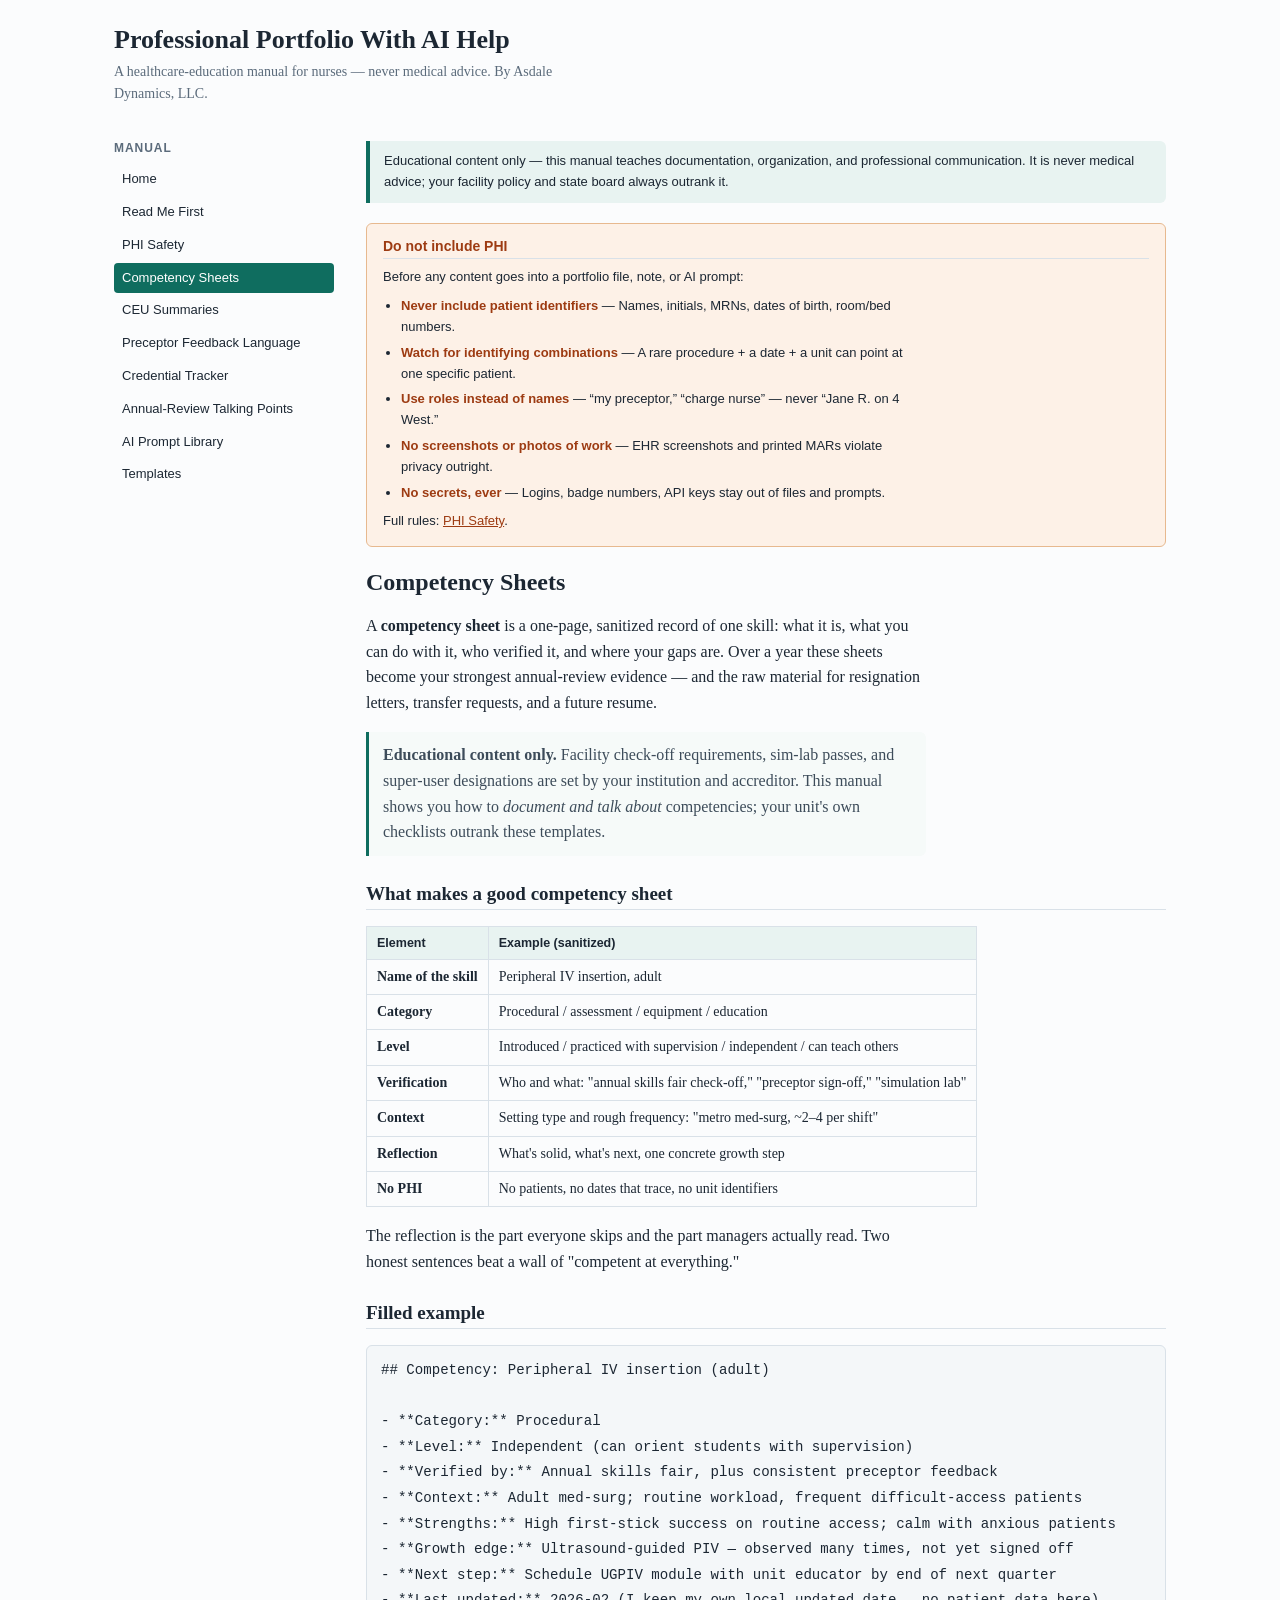
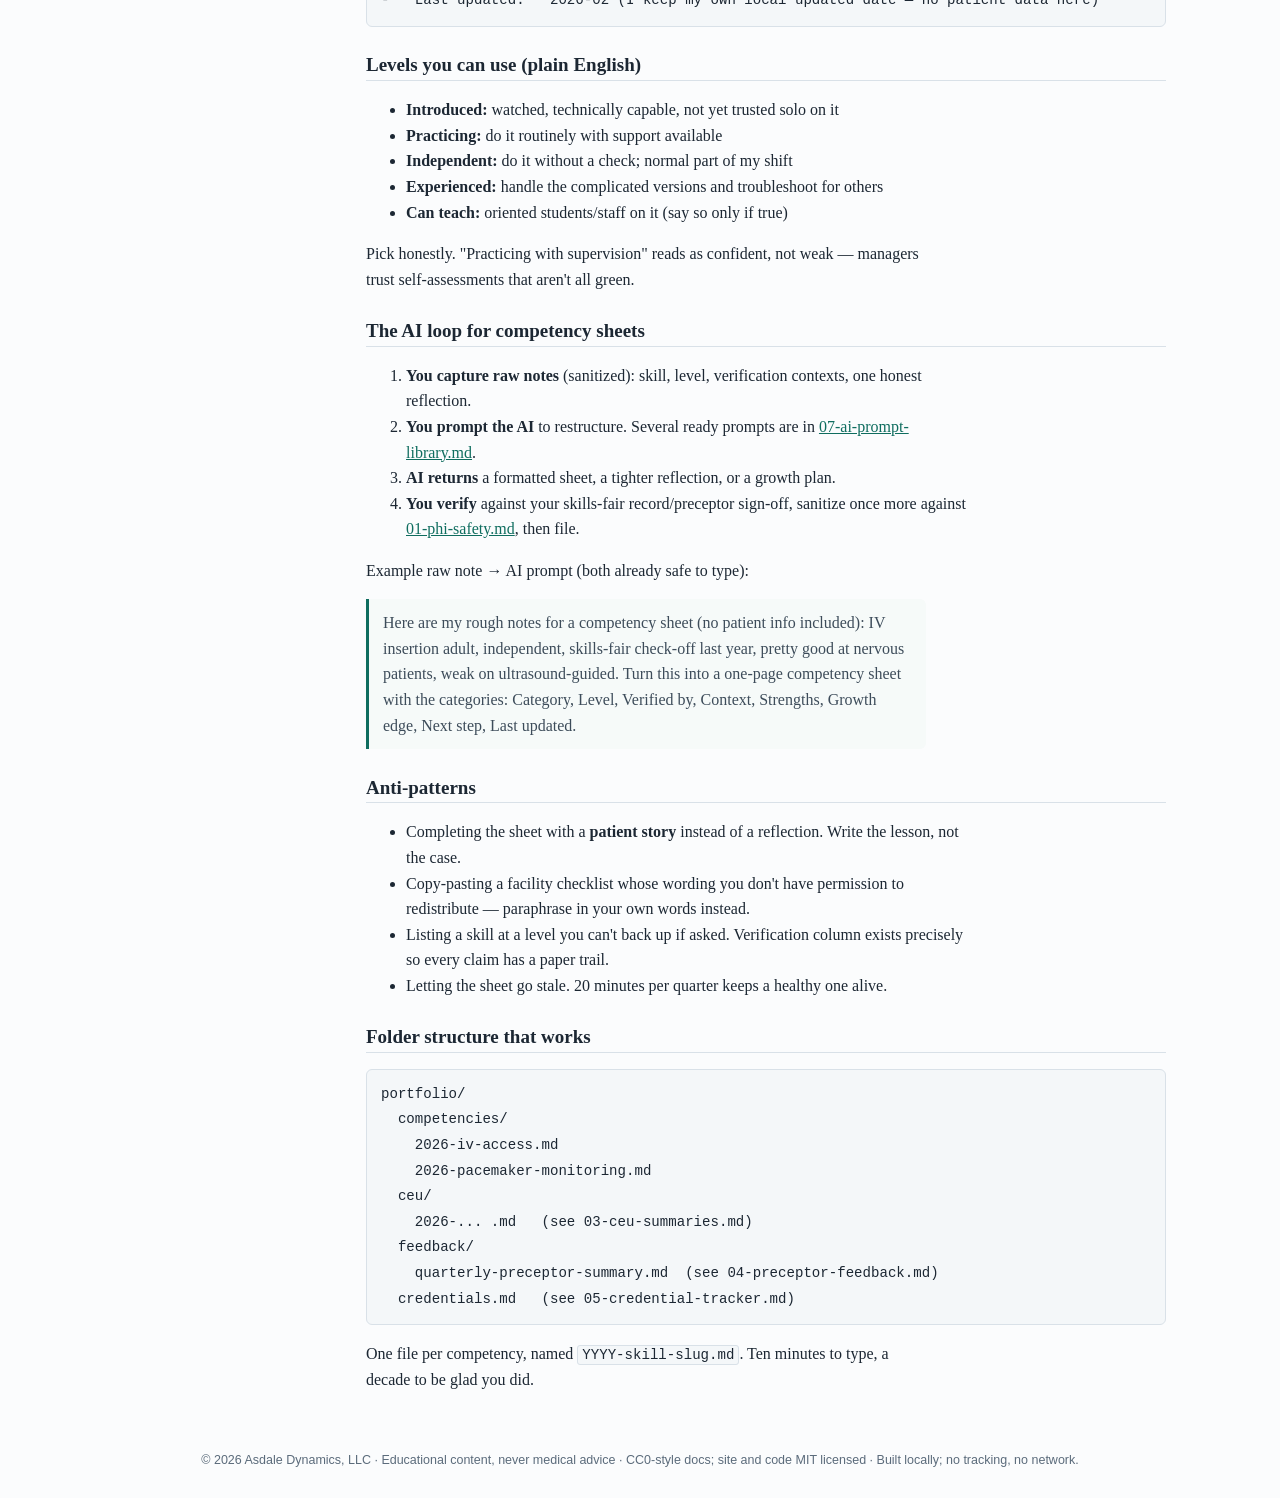
<file: site/02-competency-sheets.html>
<!DOCTYPE html>
<html lang="en">
<head>
<meta charset="utf-8">
<meta name="viewport" content="width=device-width, initial-scale=1">
<title>Professional Portfolio With AI Help</title>
<style>
:root {
  --ink: #1c2733; --muted: #5b6b7b; --line: #d9e1e8;
  --accent: #0f6d5f; --accent-soft: #e8f3f1;
  --warn: #9d3b12; --warn-bg: #fdf1e7; --warn-line: #e7b98f;
  --code-bg: #f4f7f9;
}
* { box-sizing: border-box; }
body {
  margin: 0; color: var(--ink);
  font: 16px/1.6 Georgia, "Times New Roman", serif;
  background: #fbfcfd;
}
.layout { display: flex; max-width: 1100px; margin: 0 auto; gap: 32px; padding: 24px; }
main { flex: 1; min-width: 0; }
nav.sidebar {
  width: 220px; flex-shrink: 0;
  font-family: Verdana, sans-serif; font-size: 13px;
}
nav.sidebar h2 {
  font-size: 12px; letter-spacing: .08em; text-transform: uppercase;
  color: var(--muted); margin: 0 0 8px;
}
nav.sidebar a {
  display: block; padding: 5px 8px; border-radius: 4px;
  color: var(--ink); text-decoration: none; margin-bottom: 2px;
}
nav.sidebar a:hover { background: var(--accent-soft); }
nav.sidebar a.active { background: var(--accent); color: #fff; }
.phisidebar {
  background: var(--warn-bg); border: 1px solid var(--warn-line);
  border-radius: 6px; padding: 14px 16px; margin: 0 0 20px;
  font-family: Verdana, sans-serif; font-size: 13px;
}
.phisidebar h2 { margin: 0 0 8px; color: var(--warn); font-size: 14px; }
.phisidebar ul { margin: 0; padding-left: 18px; }
.phisidebar li { margin-bottom: 5px; }
.phisidebar b { color: var(--warn); }
.phisidebar a { color: var(--warn); }
.banner {
  background: var(--accent-soft); border-left: 4px solid var(--accent);
  padding: 10px 14px; margin-bottom: 20px; border-radius: 0 6px 6px 0;
  font-family: Verdana, sans-serif; font-size: 13px; color: var(--ink);
}
header.site { padding: 24px 24px 0; max-width: 1100px; margin: 0 auto; }
header.site h1 { margin: 0; font-size: 26px; }
header.site p { margin: 4px 0 12px; color: var(--muted); font-size: 14px; }
h1, h2, h3, h4 { line-height: 1.25; font-weight: 700; }
main h1 { font-size: 24px; margin-top: 8px; }
main h2 { font-size: 19px; margin-top: 1.4em; border-bottom: 1px solid var(--line); padding-bottom: 3px; }
main h3 { font-size: 16px; margin-top: 1.2em; }
p, li { max-width: 70ch; }
a { color: var(--accent); }
code {
  font-family: "SFMono-Regular", Consolas, monospace; font-size: .88em;
  background: var(--code-bg); border: 1px solid var(--line);
  border-radius: 3px; padding: 1px 4px;
}
pre {
  background: var(--code-bg); border: 1px solid var(--line);
  border-radius: 6px; padding: 12px 14px; overflow-x: auto;
}
pre code { background: none; border: none; padding: 0; }
table { border-collapse: collapse; margin: 1em 0; font-size: 14px; max-width: 100%; display: block; overflow-x: auto; }
th, td { border: 1px solid var(--line); padding: 6px 10px; text-align: left; vertical-align: top; }
th { background: var(--accent-soft); font-family: Verdana, sans-serif; font-size: 12.5px; }
blockquote {
  margin: 1em 0; padding: 6px 14px; color: #3d4c5a;
  border-left: 3px solid var(--accent); background: #f6faf9;
  border-radius: 0 6px 6px 0; max-width: 70ch;
}
blockquote p { margin: .3em 0; }
hr { border: none; border-top: 1px solid var(--line); margin: 1.6em 0; }
.cards { display: grid; grid-template-columns: repeat(auto-fill, minmax(260px, 1fr)); gap: 14px; padding: 0; list-style: none; }
.cards li {
  border: 1px solid var(--line); border-radius: 8px; padding: 14px 16px;
  background: #fff; max-width: none;
}
.cards a { font-weight: 700; text-decoration: none; font-family: Verdana, sans-serif; font-size: 14px; }
.cards p { margin: 6px 0 0; font-size: 14px; color: var(--muted); }
footer {
  text-align: center; color: var(--muted); font-size: 12.5px;
  font-family: Verdana, sans-serif; padding: 18px 24px 28px;
}
@media (max-width: 760px) {
  .layout { flex-direction: column; }
  nav.sidebar { width: auto; }
}

</style>
</head>
<body>
<header class="site">
<h1>Professional Portfolio With AI Help</h1>
<p>A healthcare-education manual for nurses — never medical advice. By Asdale Dynamics, LLC.</p>
</header>
<div class="layout">
<nav class="sidebar"><h2>Manual</h2><a href="index.html" >Home</a><a href="00-read-me-first.html">Read Me First</a><a href="01-phi-safety.html">PHI Safety</a><a href="02-competency-sheets.html" class="active">Competency Sheets</a><a href="03-ceu-summaries.html">CEU Summaries</a><a href="04-preceptor-feedback.html">Preceptor Feedback Language</a><a href="05-credential-tracker.html">Credential Tracker</a><a href="06-annual-review.html">Annual-Review Talking Points</a><a href="07-ai-prompt-library.html">AI Prompt Library</a><a href="08-templates.html">Templates</a></nav>
<main><div class="banner">Educational content only — this manual teaches documentation, organization, and professional communication. It is never medical advice; your facility policy and state board always outrank it.</div><div class="phisidebar"><h2>Do not include PHI</h2><p style="margin:0 0 8px">Before any content goes into a portfolio file, note, or AI prompt:</p><ul><li><b>Never include patient identifiers</b> — Names, initials, MRNs, dates of birth, room/bed numbers.</li>
<li><b>Watch for identifying combinations</b> — A rare procedure + a date + a unit can point at one specific patient.</li>
<li><b>Use roles instead of names</b> — “my preceptor,” “charge nurse” — never “Jane R. on 4 West.”</li>
<li><b>No screenshots or photos of work</b> — EHR screenshots and printed MARs violate privacy outright.</li>
<li><b>No secrets, ever</b> — Logins, badge numbers, API keys stay out of files and prompts.</li></ul><p style="margin:8px 0 0">Full rules: <a href="01-phi-safety.html">PHI Safety</a>.</p></div><h1 id="competency-sheets">Competency Sheets</h1>
<p>A <strong>competency sheet</strong> is a one-page, sanitized record of one skill: what it is, what you can do with it, who verified it, and where your gaps are. Over a year these sheets become your strongest annual-review evidence — and the raw material for resignation letters, transfer requests, and a future resume.</p>
<blockquote><p><strong>Educational content only.</strong> Facility check-off requirements, sim-lab passes, and super-user designations are set by your institution and accreditor. This manual shows you how to <em>document and talk about</em> competencies; your unit's own checklists outrank these templates.</p></blockquote>
<h2 id="what-makes-a-good-competency-sheet">What makes a good competency sheet</h2>
<table>
<thead><tr>
<th>Element</th>
<th>Example (sanitized)</th>
</tr></thead>
<tbody>
<tr><td><strong>Name of the skill</strong></td><td>Peripheral IV insertion, adult</td></tr>
<tr><td><strong>Category</strong></td><td>Procedural / assessment / equipment / education</td></tr>
<tr><td><strong>Level</strong></td><td>Introduced / practiced with supervision / independent / can teach others</td></tr>
<tr><td><strong>Verification</strong></td><td>Who and what: "annual skills fair check-off," "preceptor sign-off," "simulation lab"</td></tr>
<tr><td><strong>Context</strong></td><td>Setting type and rough frequency: "metro med-surg, ~2–4 per shift"</td></tr>
<tr><td><strong>Reflection</strong></td><td>What's solid, what's next, one concrete growth step</td></tr>
<tr><td><strong>No PHI</strong></td><td>No patients, no dates that trace, no unit identifiers</td></tr>
</tbody>
</table>
<p>The reflection is the part everyone skips and the part managers actually read. Two honest sentences beat a wall of "competent at everything."</p>
<h2 id="filled-example">Filled example</h2>
<pre><code class="language-markdown">## Competency: Peripheral IV insertion (adult)

- **Category:** Procedural
- **Level:** Independent (can orient students with supervision)
- **Verified by:** Annual skills fair, plus consistent preceptor feedback
- **Context:** Adult med-surg; routine workload, frequent difficult-access patients
- **Strengths:** High first-stick success on routine access; calm with anxious patients
- **Growth edge:** Ultrasound-guided PIV — observed many times, not yet signed off
- **Next step:** Schedule UGPIV module with unit educator by end of next quarter
- **Last updated:** 2026-02 (I keep my own local updated date — no patient data here)</code></pre>
<h2 id="levels-you-can-use-plain-english">Levels you can use (plain English)</h2>
<ul><li><strong>Introduced:</strong> watched, technically capable, not yet trusted solo on it</li><li><strong>Practicing:</strong> do it routinely with support available</li><li><strong>Independent:</strong> do it without a check; normal part of my shift</li><li><strong>Experienced:</strong> handle the complicated versions and troubleshoot for others</li><li><strong>Can teach:</strong> oriented students/staff on it (say so only if true)</li></ul>
<p>Pick honestly. "Practicing with supervision" reads as confident, not weak — managers trust self-assessments that aren't all green.</p>
<h2 id="the-ai-loop-for-competency-sheets">The AI loop for competency sheets</h2>
<ol><li><strong>You capture raw notes</strong> (sanitized): skill, level, verification contexts, one honest reflection.</li><li><strong>You prompt the AI</strong> to restructure. Several ready prompts are in <a href="07-ai-prompt-library.html#2-competency-sheet-prompts">07-ai-prompt-library.md</a>.</li><li><strong>AI returns</strong> a formatted sheet, a tighter reflection, or a growth plan.</li><li><strong>You verify</strong> against your skills-fair record/preceptor sign-off, sanitize once more against <a href="01-phi-safety.html">01-phi-safety.md</a>, then file.</li></ol>
<p>Example raw note → AI prompt (both already safe to type):</p>
<blockquote><p>Here are my rough notes for a competency sheet (no patient info included): IV insertion adult, independent, skills-fair check-off last year, pretty good at nervous patients, weak on ultrasound-guided. Turn this into a one-page competency sheet with the categories: Category, Level, Verified by, Context, Strengths, Growth edge, Next step, Last updated.</p></blockquote>
<h2 id="anti-patterns">Anti-patterns</h2>
<ul><li>Completing the sheet with a <strong>patient story</strong> instead of a reflection. Write the lesson, not the case.</li><li>Copy-pasting a facility checklist whose wording you don't have permission to redistribute — paraphrase in your own words instead.</li><li>Listing a skill at a level you can't back up if asked. Verification column exists precisely so every claim has a paper trail.</li><li>Letting the sheet go stale. 20 minutes per quarter keeps a healthy one alive.</li></ul>
<h2 id="folder-structure-that-works">Folder structure that works</h2>
<pre><code>portfolio/
  competencies/
    2026-iv-access.md
    2026-pacemaker-monitoring.md
  ceu/
    2026-... .md   (see 03-ceu-summaries.md)
  feedback/
    quarterly-preceptor-summary.md  (see 04-preceptor-feedback.md)
  credentials.md   (see 05-credential-tracker.md)</code></pre>
<p>One file per competency, named <code>YYYY-skill-slug.md</code>. Ten minutes to type, a decade to be glad you did.</p>
</main>
</div>
<footer>
© 2026 Asdale Dynamics, LLC · Educational content, never medical advice ·
CC0-style docs; site and code MIT licensed ·
Built locally; no tracking, no network.
</footer>
</body>
</html>
</file>
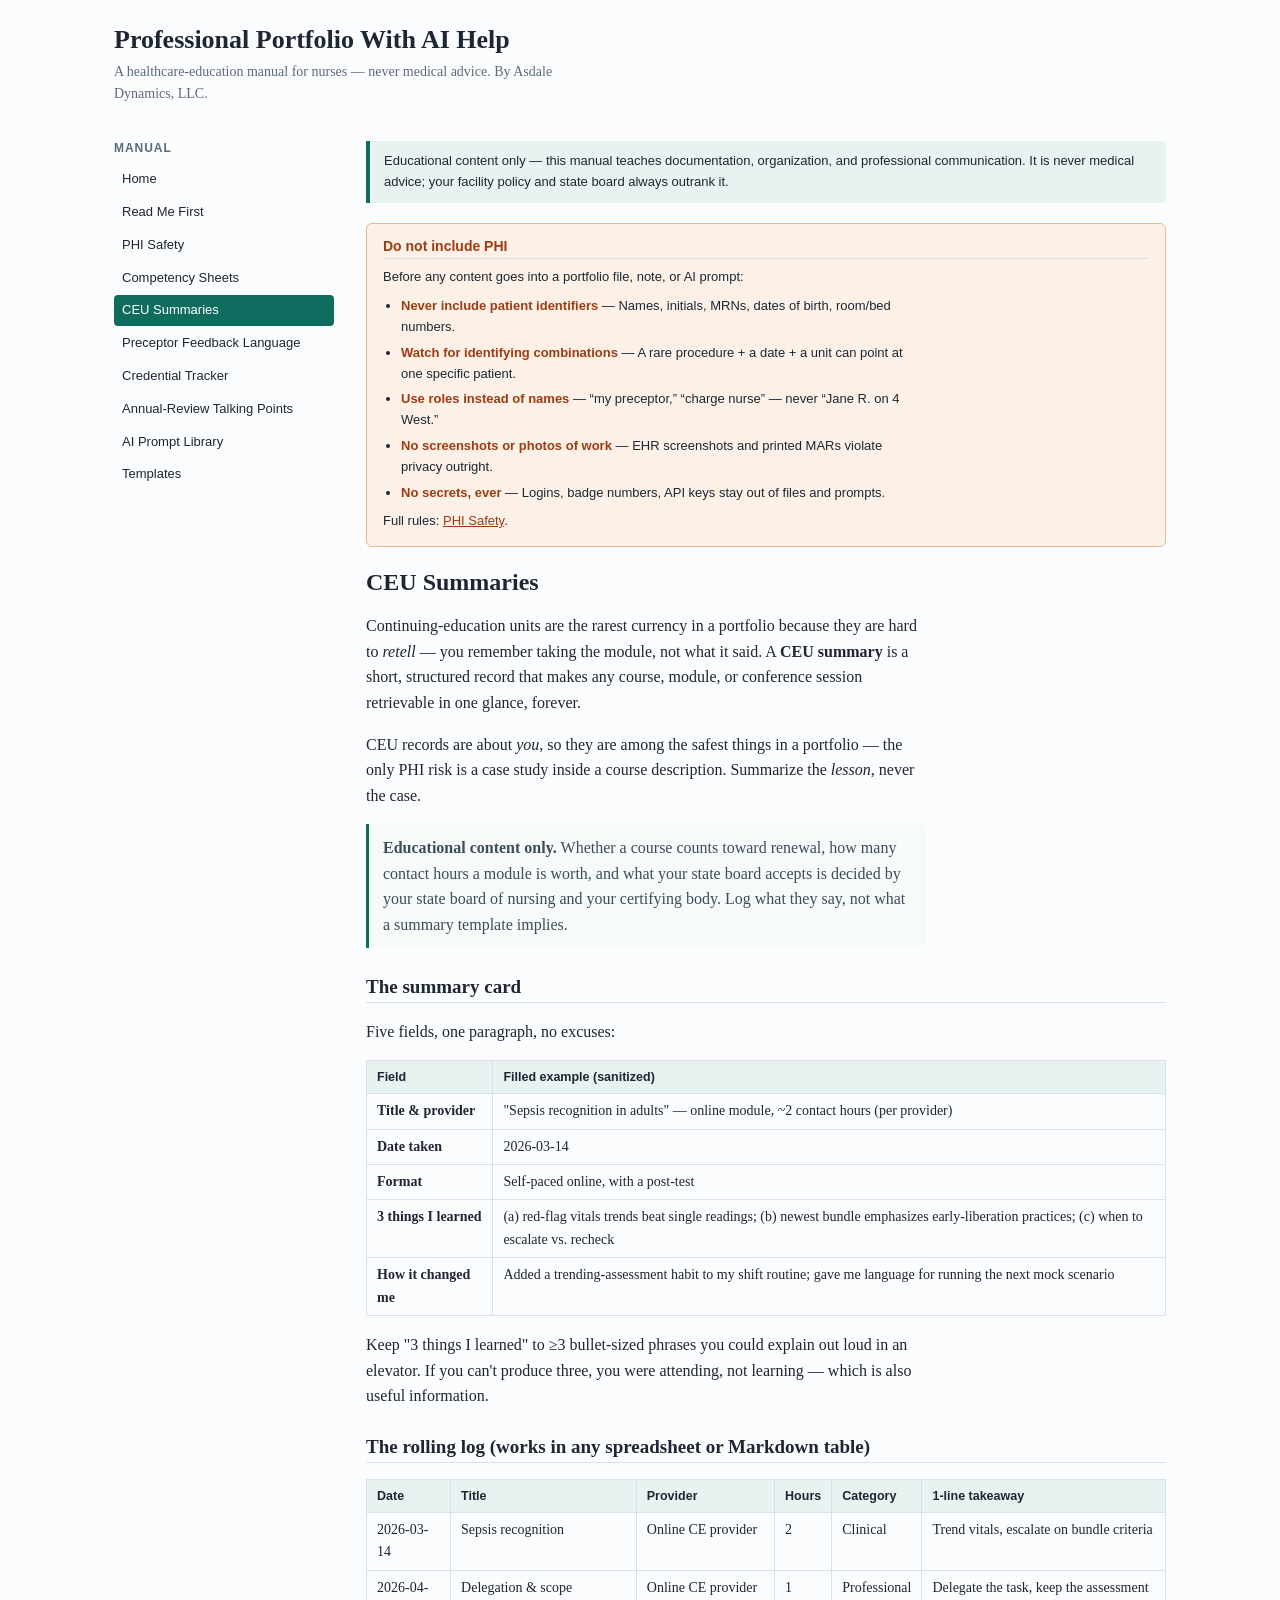
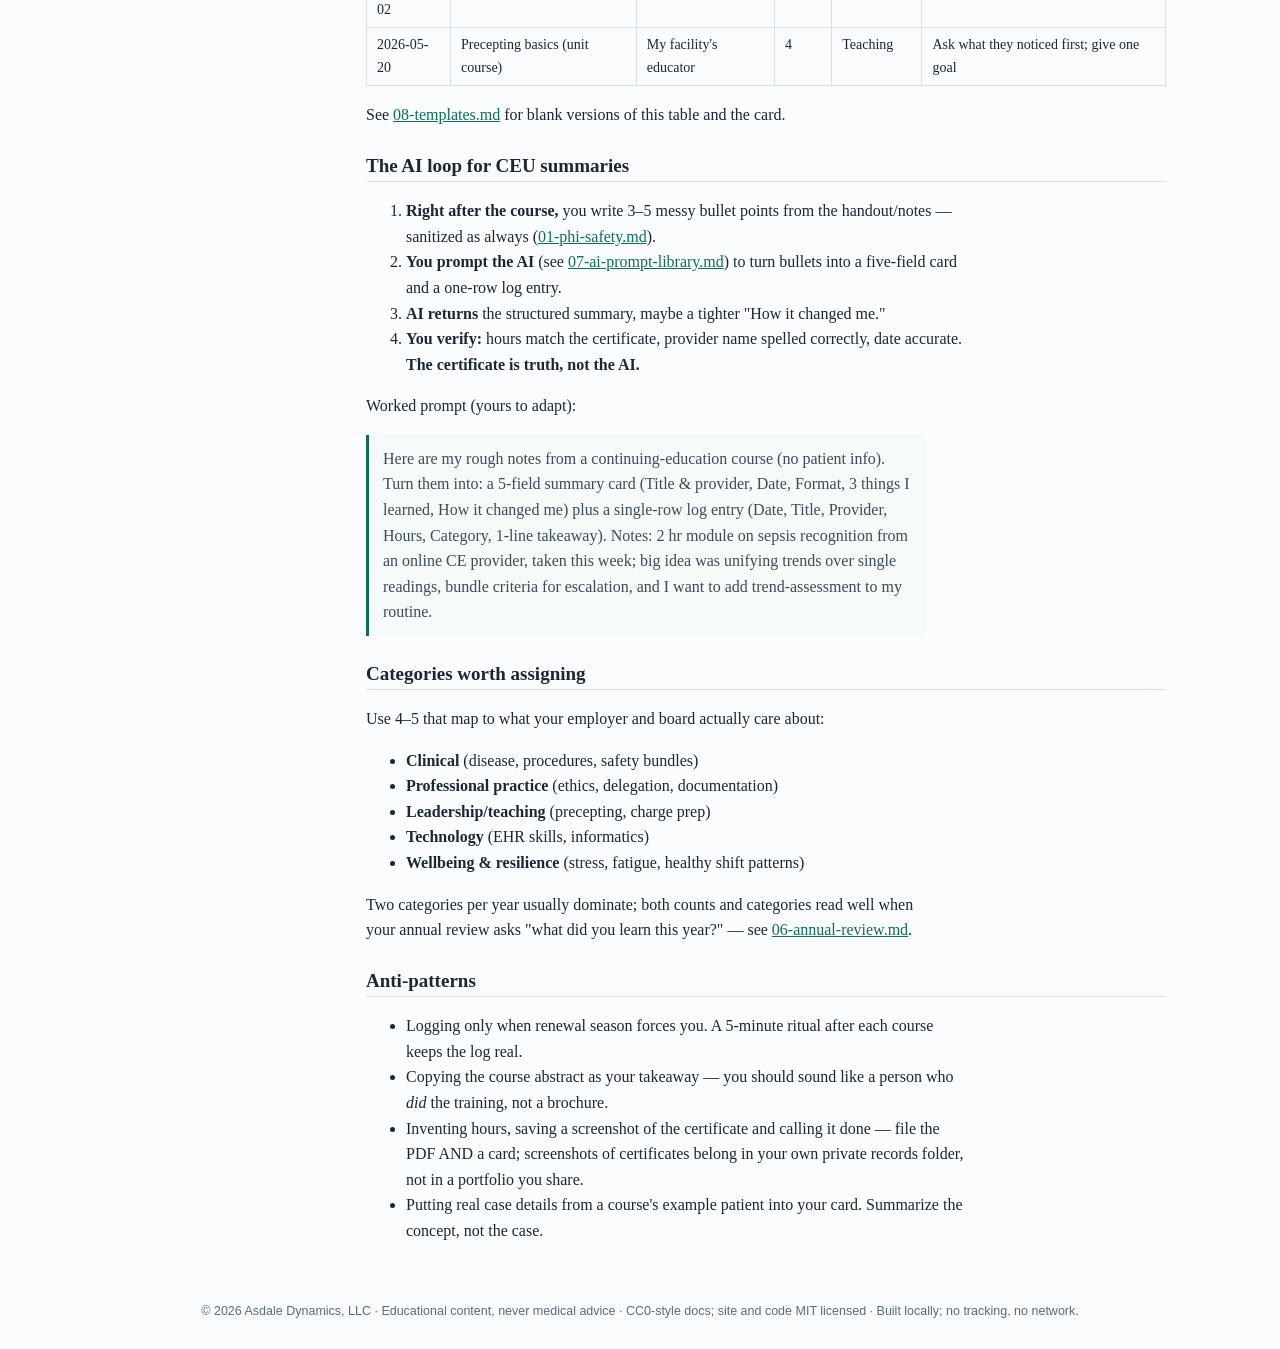
<file: site/03-ceu-summaries.html>
<!DOCTYPE html>
<html lang="en">
<head>
<meta charset="utf-8">
<meta name="viewport" content="width=device-width, initial-scale=1">
<title>Professional Portfolio With AI Help</title>
<style>
:root {
  --ink: #1c2733; --muted: #5b6b7b; --line: #d9e1e8;
  --accent: #0f6d5f; --accent-soft: #e8f3f1;
  --warn: #9d3b12; --warn-bg: #fdf1e7; --warn-line: #e7b98f;
  --code-bg: #f4f7f9;
}
* { box-sizing: border-box; }
body {
  margin: 0; color: var(--ink);
  font: 16px/1.6 Georgia, "Times New Roman", serif;
  background: #fbfcfd;
}
.layout { display: flex; max-width: 1100px; margin: 0 auto; gap: 32px; padding: 24px; }
main { flex: 1; min-width: 0; }
nav.sidebar {
  width: 220px; flex-shrink: 0;
  font-family: Verdana, sans-serif; font-size: 13px;
}
nav.sidebar h2 {
  font-size: 12px; letter-spacing: .08em; text-transform: uppercase;
  color: var(--muted); margin: 0 0 8px;
}
nav.sidebar a {
  display: block; padding: 5px 8px; border-radius: 4px;
  color: var(--ink); text-decoration: none; margin-bottom: 2px;
}
nav.sidebar a:hover { background: var(--accent-soft); }
nav.sidebar a.active { background: var(--accent); color: #fff; }
.phisidebar {
  background: var(--warn-bg); border: 1px solid var(--warn-line);
  border-radius: 6px; padding: 14px 16px; margin: 0 0 20px;
  font-family: Verdana, sans-serif; font-size: 13px;
}
.phisidebar h2 { margin: 0 0 8px; color: var(--warn); font-size: 14px; }
.phisidebar ul { margin: 0; padding-left: 18px; }
.phisidebar li { margin-bottom: 5px; }
.phisidebar b { color: var(--warn); }
.phisidebar a { color: var(--warn); }
.banner {
  background: var(--accent-soft); border-left: 4px solid var(--accent);
  padding: 10px 14px; margin-bottom: 20px; border-radius: 0 6px 6px 0;
  font-family: Verdana, sans-serif; font-size: 13px; color: var(--ink);
}
header.site { padding: 24px 24px 0; max-width: 1100px; margin: 0 auto; }
header.site h1 { margin: 0; font-size: 26px; }
header.site p { margin: 4px 0 12px; color: var(--muted); font-size: 14px; }
h1, h2, h3, h4 { line-height: 1.25; font-weight: 700; }
main h1 { font-size: 24px; margin-top: 8px; }
main h2 { font-size: 19px; margin-top: 1.4em; border-bottom: 1px solid var(--line); padding-bottom: 3px; }
main h3 { font-size: 16px; margin-top: 1.2em; }
p, li { max-width: 70ch; }
a { color: var(--accent); }
code {
  font-family: "SFMono-Regular", Consolas, monospace; font-size: .88em;
  background: var(--code-bg); border: 1px solid var(--line);
  border-radius: 3px; padding: 1px 4px;
}
pre {
  background: var(--code-bg); border: 1px solid var(--line);
  border-radius: 6px; padding: 12px 14px; overflow-x: auto;
}
pre code { background: none; border: none; padding: 0; }
table { border-collapse: collapse; margin: 1em 0; font-size: 14px; max-width: 100%; display: block; overflow-x: auto; }
th, td { border: 1px solid var(--line); padding: 6px 10px; text-align: left; vertical-align: top; }
th { background: var(--accent-soft); font-family: Verdana, sans-serif; font-size: 12.5px; }
blockquote {
  margin: 1em 0; padding: 6px 14px; color: #3d4c5a;
  border-left: 3px solid var(--accent); background: #f6faf9;
  border-radius: 0 6px 6px 0; max-width: 70ch;
}
blockquote p { margin: .3em 0; }
hr { border: none; border-top: 1px solid var(--line); margin: 1.6em 0; }
.cards { display: grid; grid-template-columns: repeat(auto-fill, minmax(260px, 1fr)); gap: 14px; padding: 0; list-style: none; }
.cards li {
  border: 1px solid var(--line); border-radius: 8px; padding: 14px 16px;
  background: #fff; max-width: none;
}
.cards a { font-weight: 700; text-decoration: none; font-family: Verdana, sans-serif; font-size: 14px; }
.cards p { margin: 6px 0 0; font-size: 14px; color: var(--muted); }
footer {
  text-align: center; color: var(--muted); font-size: 12.5px;
  font-family: Verdana, sans-serif; padding: 18px 24px 28px;
}
@media (max-width: 760px) {
  .layout { flex-direction: column; }
  nav.sidebar { width: auto; }
}

</style>
</head>
<body>
<header class="site">
<h1>Professional Portfolio With AI Help</h1>
<p>A healthcare-education manual for nurses — never medical advice. By Asdale Dynamics, LLC.</p>
</header>
<div class="layout">
<nav class="sidebar"><h2>Manual</h2><a href="index.html" >Home</a><a href="00-read-me-first.html">Read Me First</a><a href="01-phi-safety.html">PHI Safety</a><a href="02-competency-sheets.html">Competency Sheets</a><a href="03-ceu-summaries.html" class="active">CEU Summaries</a><a href="04-preceptor-feedback.html">Preceptor Feedback Language</a><a href="05-credential-tracker.html">Credential Tracker</a><a href="06-annual-review.html">Annual-Review Talking Points</a><a href="07-ai-prompt-library.html">AI Prompt Library</a><a href="08-templates.html">Templates</a></nav>
<main><div class="banner">Educational content only — this manual teaches documentation, organization, and professional communication. It is never medical advice; your facility policy and state board always outrank it.</div><div class="phisidebar"><h2>Do not include PHI</h2><p style="margin:0 0 8px">Before any content goes into a portfolio file, note, or AI prompt:</p><ul><li><b>Never include patient identifiers</b> — Names, initials, MRNs, dates of birth, room/bed numbers.</li>
<li><b>Watch for identifying combinations</b> — A rare procedure + a date + a unit can point at one specific patient.</li>
<li><b>Use roles instead of names</b> — “my preceptor,” “charge nurse” — never “Jane R. on 4 West.”</li>
<li><b>No screenshots or photos of work</b> — EHR screenshots and printed MARs violate privacy outright.</li>
<li><b>No secrets, ever</b> — Logins, badge numbers, API keys stay out of files and prompts.</li></ul><p style="margin:8px 0 0">Full rules: <a href="01-phi-safety.html">PHI Safety</a>.</p></div><h1 id="ceu-summaries">CEU Summaries</h1>
<p>Continuing-education units are the rarest currency in a portfolio because they are hard to <em>retell</em> — you remember taking the module, not what it said. A <strong>CEU summary</strong> is a short, structured record that makes any course, module, or conference session retrievable in one glance, forever.</p>
<p>CEU records are about <em>you</em>, so they are among the safest things in a portfolio — the only PHI risk is a case study inside a course description. Summarize the <em>lesson</em>, never the case.</p>
<blockquote><p><strong>Educational content only.</strong> Whether a course counts toward renewal, how many contact hours a module is worth, and what your state board accepts is decided by your state board of nursing and your certifying body. Log what they say, not what a summary template implies.</p></blockquote>
<h2 id="the-summary-card">The summary card</h2>
<p>Five fields, one paragraph, no excuses:</p>
<table>
<thead><tr>
<th>Field</th>
<th>Filled example (sanitized)</th>
</tr></thead>
<tbody>
<tr><td><strong>Title &amp; provider</strong></td><td>"Sepsis recognition in adults" — online module, ~2 contact hours (per provider)</td></tr>
<tr><td><strong>Date taken</strong></td><td>2026-03-14</td></tr>
<tr><td><strong>Format</strong></td><td>Self-paced online, with a post-test</td></tr>
<tr><td><strong>3 things I learned</strong></td><td>(a) red-flag vitals trends beat single readings; (b) newest bundle emphasizes early-liberation practices; (c) when to escalate vs. recheck</td></tr>
<tr><td><strong>How it changed me</strong></td><td>Added a trending-assessment habit to my shift routine; gave me language for running the next mock scenario</td></tr>
</tbody>
</table>
<p>Keep "3 things I learned" to ≥3 bullet-sized phrases you could explain out loud in an elevator. If you can't produce three, you were attending, not learning — which is also useful information.</p>
<h2 id="the-rolling-log-works-in-any-spreadsheet-or-markdown-table">The rolling log (works in any spreadsheet or Markdown table)</h2>
<table>
<thead><tr>
<th>Date</th>
<th>Title</th>
<th>Provider</th>
<th>Hours</th>
<th>Category</th>
<th>1-line takeaway</th>
</tr></thead>
<tbody>
<tr><td>2026-03-14</td><td>Sepsis recognition</td><td>Online CE provider</td><td>2</td><td>Clinical</td><td>Trend vitals, escalate on bundle criteria</td></tr>
<tr><td>2026-04-02</td><td>Delegation &amp; scope</td><td>Online CE provider</td><td>1</td><td>Professional</td><td>Delegate the task, keep the assessment</td></tr>
<tr><td>2026-05-20</td><td>Precepting basics (unit course)</td><td>My facility's educator</td><td>4</td><td>Teaching</td><td>Ask what they noticed first; give one goal</td></tr>
</tbody>
</table>
<p>See <a href="08-templates.html#ceu-log-templates">08-templates.md</a> for blank versions of this table and the card.</p>
<h2 id="the-ai-loop-for-ceu-summaries">The AI loop for CEU summaries</h2>
<ol><li><strong>Right after the course,</strong> you write 3–5 messy bullet points from the handout/notes — sanitized as always (<a href="01-phi-safety.html">01-phi-safety.md</a>).</li><li><strong>You prompt the AI</strong> (see <a href="07-ai-prompt-library.html#3-ceu-summary-prompts">07-ai-prompt-library.md</a>) to turn bullets into a five-field card and a one-row log entry.</li><li><strong>AI returns</strong> the structured summary, maybe a tighter "How it changed me."</li><li><strong>You verify:</strong> hours match the certificate, provider name spelled correctly, date accurate. <strong>The certificate is truth, not the AI.</strong></li></ol>
<p>Worked prompt (yours to adapt):</p>
<blockquote><p>Here are my rough notes from a continuing-education course (no patient info). Turn them into: a 5-field summary card (Title &amp; provider, Date, Format, 3 things I learned, How it changed me) plus a single-row log entry (Date, Title, Provider, Hours, Category, 1-line takeaway). Notes: 2 hr module on sepsis recognition from an online CE provider, taken this week; big idea was unifying trends over single readings, bundle criteria for escalation, and I want to add trend-assessment to my routine.</p></blockquote>
<h2 id="categories-worth-assigning">Categories worth assigning</h2>
<p>Use 4–5 that map to what your employer and board actually care about:</p>
<ul><li><strong>Clinical</strong> (disease, procedures, safety bundles)</li><li><strong>Professional practice</strong> (ethics, delegation, documentation)</li><li><strong>Leadership/teaching</strong> (precepting, charge prep)</li><li><strong>Technology</strong> (EHR skills, informatics)</li><li><strong>Wellbeing &amp; resilience</strong> (stress, fatigue, healthy shift patterns)</li></ul>
<p>Two categories per year usually dominate; both counts and categories read well when your annual review asks "what did you learn this year?" — see <a href="06-annual-review.html">06-annual-review.md</a>.</p>
<h2 id="anti-patterns">Anti-patterns</h2>
<ul><li>Logging only when renewal season forces you. A 5-minute ritual after each course keeps the log real.</li><li>Copying the course abstract as your takeaway — you should sound like a person who <em>did</em> the training, not a brochure.</li><li>Inventing hours, saving a screenshot of the certificate and calling it done — file the PDF AND a card; screenshots of certificates belong in your own private records folder, not in a portfolio you share.</li><li>Putting real case details from a course's example patient into your card. Summarize the concept, not the case.</li></ul>
</main>
</div>
<footer>
© 2026 Asdale Dynamics, LLC · Educational content, never medical advice ·
CC0-style docs; site and code MIT licensed ·
Built locally; no tracking, no network.
</footer>
</body>
</html>
</file>
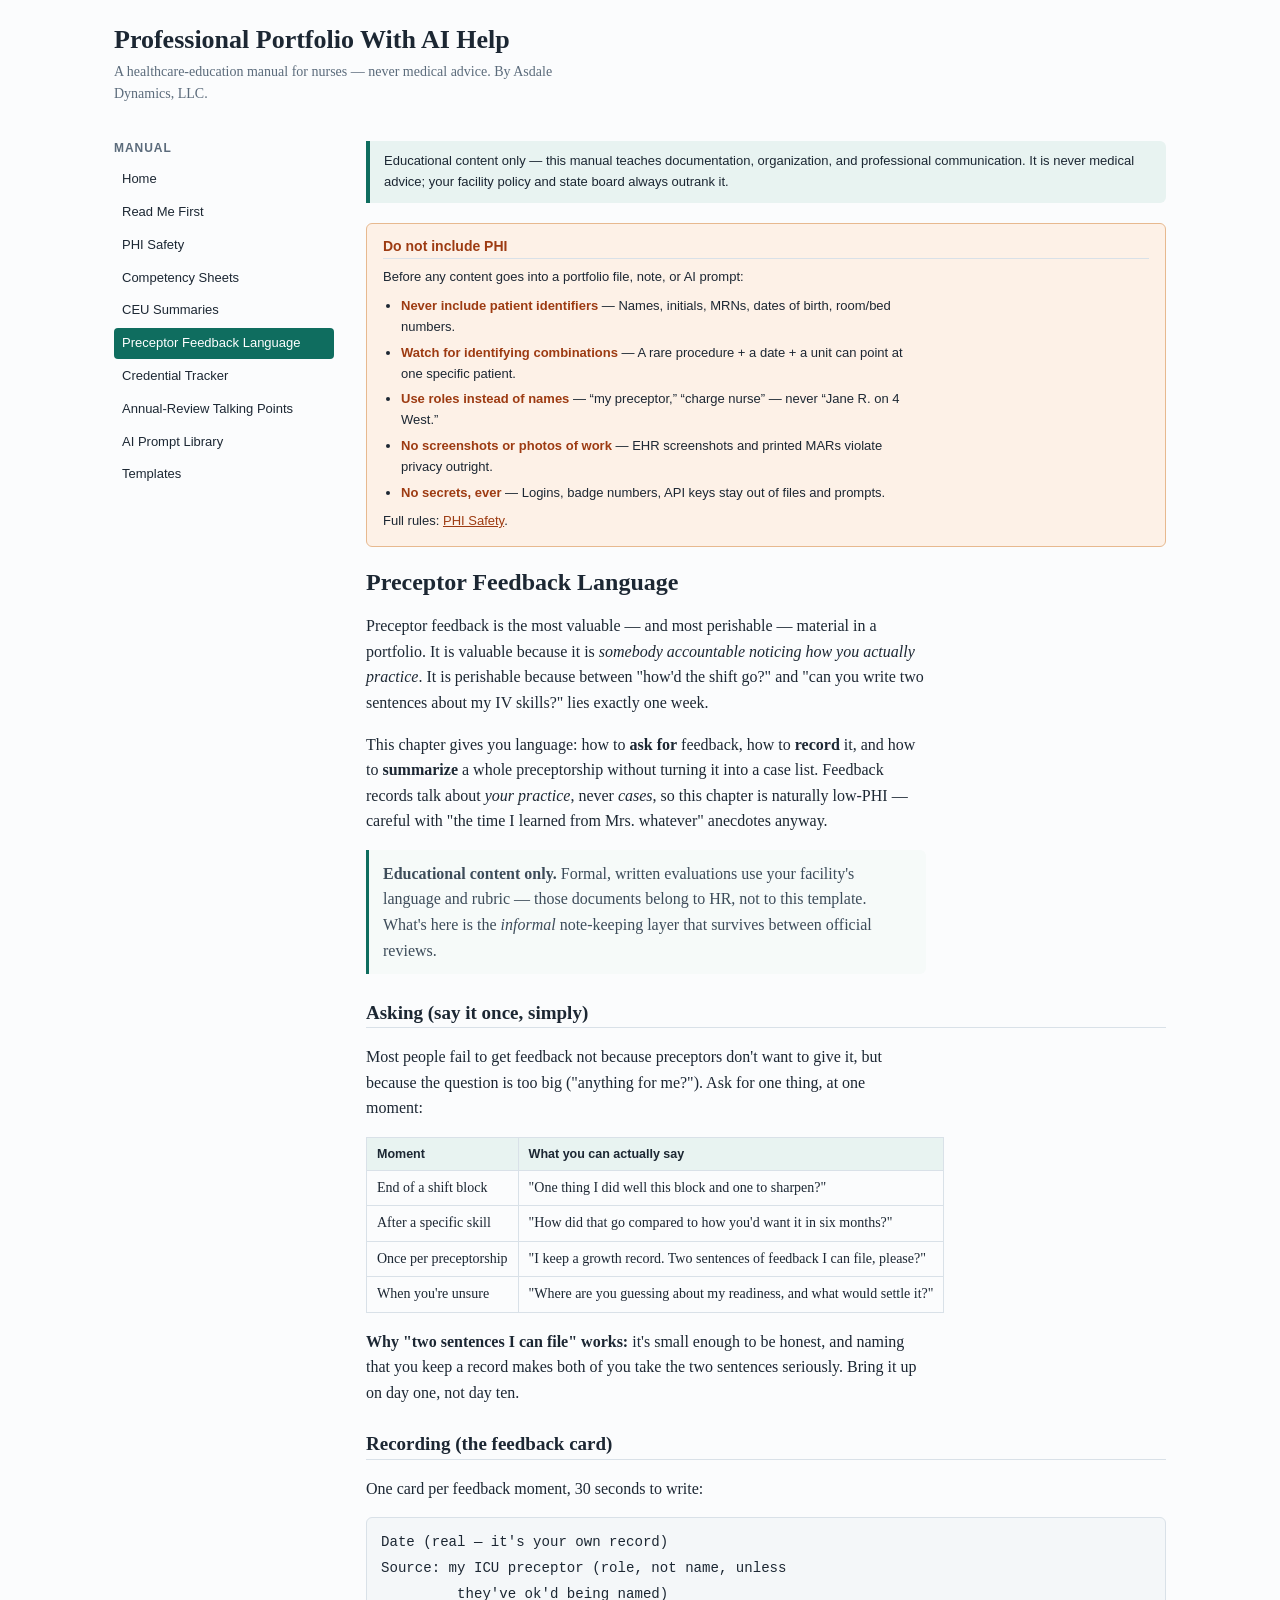
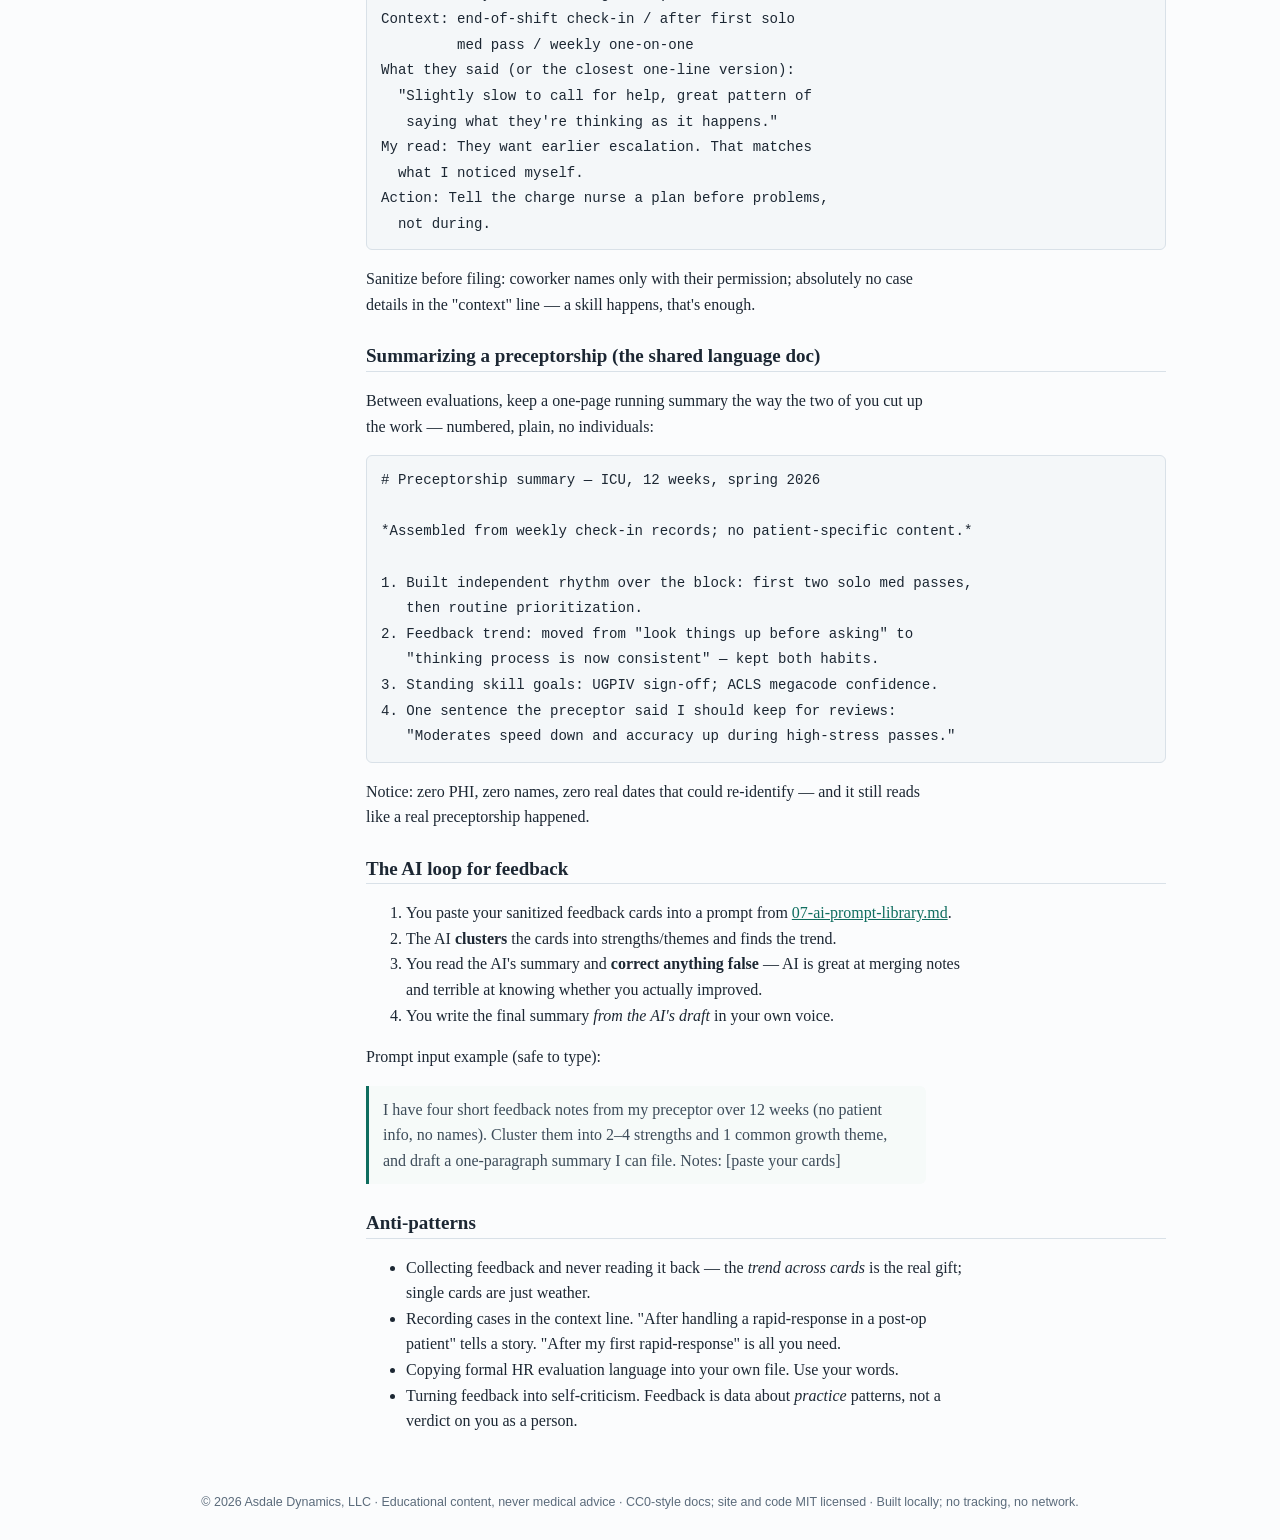
<file: site/04-preceptor-feedback.html>
<!DOCTYPE html>
<html lang="en">
<head>
<meta charset="utf-8">
<meta name="viewport" content="width=device-width, initial-scale=1">
<title>Professional Portfolio With AI Help</title>
<style>
:root {
  --ink: #1c2733; --muted: #5b6b7b; --line: #d9e1e8;
  --accent: #0f6d5f; --accent-soft: #e8f3f1;
  --warn: #9d3b12; --warn-bg: #fdf1e7; --warn-line: #e7b98f;
  --code-bg: #f4f7f9;
}
* { box-sizing: border-box; }
body {
  margin: 0; color: var(--ink);
  font: 16px/1.6 Georgia, "Times New Roman", serif;
  background: #fbfcfd;
}
.layout { display: flex; max-width: 1100px; margin: 0 auto; gap: 32px; padding: 24px; }
main { flex: 1; min-width: 0; }
nav.sidebar {
  width: 220px; flex-shrink: 0;
  font-family: Verdana, sans-serif; font-size: 13px;
}
nav.sidebar h2 {
  font-size: 12px; letter-spacing: .08em; text-transform: uppercase;
  color: var(--muted); margin: 0 0 8px;
}
nav.sidebar a {
  display: block; padding: 5px 8px; border-radius: 4px;
  color: var(--ink); text-decoration: none; margin-bottom: 2px;
}
nav.sidebar a:hover { background: var(--accent-soft); }
nav.sidebar a.active { background: var(--accent); color: #fff; }
.phisidebar {
  background: var(--warn-bg); border: 1px solid var(--warn-line);
  border-radius: 6px; padding: 14px 16px; margin: 0 0 20px;
  font-family: Verdana, sans-serif; font-size: 13px;
}
.phisidebar h2 { margin: 0 0 8px; color: var(--warn); font-size: 14px; }
.phisidebar ul { margin: 0; padding-left: 18px; }
.phisidebar li { margin-bottom: 5px; }
.phisidebar b { color: var(--warn); }
.phisidebar a { color: var(--warn); }
.banner {
  background: var(--accent-soft); border-left: 4px solid var(--accent);
  padding: 10px 14px; margin-bottom: 20px; border-radius: 0 6px 6px 0;
  font-family: Verdana, sans-serif; font-size: 13px; color: var(--ink);
}
header.site { padding: 24px 24px 0; max-width: 1100px; margin: 0 auto; }
header.site h1 { margin: 0; font-size: 26px; }
header.site p { margin: 4px 0 12px; color: var(--muted); font-size: 14px; }
h1, h2, h3, h4 { line-height: 1.25; font-weight: 700; }
main h1 { font-size: 24px; margin-top: 8px; }
main h2 { font-size: 19px; margin-top: 1.4em; border-bottom: 1px solid var(--line); padding-bottom: 3px; }
main h3 { font-size: 16px; margin-top: 1.2em; }
p, li { max-width: 70ch; }
a { color: var(--accent); }
code {
  font-family: "SFMono-Regular", Consolas, monospace; font-size: .88em;
  background: var(--code-bg); border: 1px solid var(--line);
  border-radius: 3px; padding: 1px 4px;
}
pre {
  background: var(--code-bg); border: 1px solid var(--line);
  border-radius: 6px; padding: 12px 14px; overflow-x: auto;
}
pre code { background: none; border: none; padding: 0; }
table { border-collapse: collapse; margin: 1em 0; font-size: 14px; max-width: 100%; display: block; overflow-x: auto; }
th, td { border: 1px solid var(--line); padding: 6px 10px; text-align: left; vertical-align: top; }
th { background: var(--accent-soft); font-family: Verdana, sans-serif; font-size: 12.5px; }
blockquote {
  margin: 1em 0; padding: 6px 14px; color: #3d4c5a;
  border-left: 3px solid var(--accent); background: #f6faf9;
  border-radius: 0 6px 6px 0; max-width: 70ch;
}
blockquote p { margin: .3em 0; }
hr { border: none; border-top: 1px solid var(--line); margin: 1.6em 0; }
.cards { display: grid; grid-template-columns: repeat(auto-fill, minmax(260px, 1fr)); gap: 14px; padding: 0; list-style: none; }
.cards li {
  border: 1px solid var(--line); border-radius: 8px; padding: 14px 16px;
  background: #fff; max-width: none;
}
.cards a { font-weight: 700; text-decoration: none; font-family: Verdana, sans-serif; font-size: 14px; }
.cards p { margin: 6px 0 0; font-size: 14px; color: var(--muted); }
footer {
  text-align: center; color: var(--muted); font-size: 12.5px;
  font-family: Verdana, sans-serif; padding: 18px 24px 28px;
}
@media (max-width: 760px) {
  .layout { flex-direction: column; }
  nav.sidebar { width: auto; }
}

</style>
</head>
<body>
<header class="site">
<h1>Professional Portfolio With AI Help</h1>
<p>A healthcare-education manual for nurses — never medical advice. By Asdale Dynamics, LLC.</p>
</header>
<div class="layout">
<nav class="sidebar"><h2>Manual</h2><a href="index.html" >Home</a><a href="00-read-me-first.html">Read Me First</a><a href="01-phi-safety.html">PHI Safety</a><a href="02-competency-sheets.html">Competency Sheets</a><a href="03-ceu-summaries.html">CEU Summaries</a><a href="04-preceptor-feedback.html" class="active">Preceptor Feedback Language</a><a href="05-credential-tracker.html">Credential Tracker</a><a href="06-annual-review.html">Annual-Review Talking Points</a><a href="07-ai-prompt-library.html">AI Prompt Library</a><a href="08-templates.html">Templates</a></nav>
<main><div class="banner">Educational content only — this manual teaches documentation, organization, and professional communication. It is never medical advice; your facility policy and state board always outrank it.</div><div class="phisidebar"><h2>Do not include PHI</h2><p style="margin:0 0 8px">Before any content goes into a portfolio file, note, or AI prompt:</p><ul><li><b>Never include patient identifiers</b> — Names, initials, MRNs, dates of birth, room/bed numbers.</li>
<li><b>Watch for identifying combinations</b> — A rare procedure + a date + a unit can point at one specific patient.</li>
<li><b>Use roles instead of names</b> — “my preceptor,” “charge nurse” — never “Jane R. on 4 West.”</li>
<li><b>No screenshots or photos of work</b> — EHR screenshots and printed MARs violate privacy outright.</li>
<li><b>No secrets, ever</b> — Logins, badge numbers, API keys stay out of files and prompts.</li></ul><p style="margin:8px 0 0">Full rules: <a href="01-phi-safety.html">PHI Safety</a>.</p></div><h1 id="preceptor-feedback-language">Preceptor Feedback Language</h1>
<p>Preceptor feedback is the most valuable — and most perishable — material in a portfolio. It is valuable because it is <em>somebody accountable noticing how you actually practice</em>. It is perishable because between "how'd the shift go?" and "can you write two sentences about my IV skills?" lies exactly one week.</p>
<p>This chapter gives you language: how to <strong>ask for</strong> feedback, how to <strong>record</strong> it, and how to <strong>summarize</strong> a whole preceptorship without turning it into a case list. Feedback records talk about <em>your practice</em>, never <em>cases</em>, so this chapter is naturally low-PHI — careful with "the time I learned from Mrs. whatever" anecdotes anyway.</p>
<blockquote><p><strong>Educational content only.</strong> Formal, written evaluations use your facility's language and rubric — those documents belong to HR, not to this template. What's here is the <em>informal</em> note-keeping layer that survives between official reviews.</p></blockquote>
<h2 id="asking-say-it-once-simply">Asking (say it once, simply)</h2>
<p>Most people fail to get feedback not because preceptors don't want to give it, but because the question is too big ("anything for me?"). Ask for one thing, at one moment:</p>
<table>
<thead><tr>
<th>Moment</th>
<th>What you can actually say</th>
</tr></thead>
<tbody>
<tr><td>End of a shift block</td><td>"One thing I did well this block and one to sharpen?"</td></tr>
<tr><td>After a specific skill</td><td>"How did that go compared to how you'd want it in six months?"</td></tr>
<tr><td>Once per preceptorship</td><td>"I keep a growth record. Two sentences of feedback I can file, please?"</td></tr>
<tr><td>When you're unsure</td><td>"Where are you guessing about my readiness, and what would settle it?"</td></tr>
</tbody>
</table>
<p><strong>Why "two sentences I can file" works:</strong> it's small enough to be honest, and naming that you keep a record makes both of you take the two sentences seriously. Bring it up on day one, not day ten.</p>
<h2 id="recording-the-feedback-card">Recording (the feedback card)</h2>
<p>One card per feedback moment, 30 seconds to write:</p>
<pre><code>Date (real — it&#x27;s your own record)
Source: my ICU preceptor (role, not name, unless
         they&#x27;ve ok&#x27;d being named)
Context: end-of-shift check-in / after first solo
         med pass / weekly one-on-one
What they said (or the closest one-line version):
  &quot;Slightly slow to call for help, great pattern of
   saying what they&#x27;re thinking as it happens.&quot;
My read: They want earlier escalation. That matches
  what I noticed myself.
Action: Tell the charge nurse a plan before problems,
  not during.</code></pre>
<p>Sanitize before filing: coworker names only with their permission; absolutely no case details in the "context" line — a skill happens, that's enough.</p>
<h2 id="summarizing-a-preceptorship-the-shared-language-doc">Summarizing a preceptorship (the shared language doc)</h2>
<p>Between evaluations, keep a one-page running summary the way the two of you cut up the work — numbered, plain, no individuals:</p>
<pre><code class="language-markdown"># Preceptorship summary — ICU, 12 weeks, spring 2026

*Assembled from weekly check-in records; no patient-specific content.*

1. Built independent rhythm over the block: first two solo med passes,
   then routine prioritization.
2. Feedback trend: moved from &quot;look things up before asking&quot; to
   &quot;thinking process is now consistent&quot; — kept both habits.
3. Standing skill goals: UGPIV sign-off; ACLS megacode confidence.
4. One sentence the preceptor said I should keep for reviews:
   &quot;Moderates speed down and accuracy up during high-stress passes.&quot;</code></pre>
<p>Notice: zero PHI, zero names, zero real dates that could re-identify — and it still reads like a real preceptorship happened.</p>
<h2 id="the-ai-loop-for-feedback">The AI loop for feedback</h2>
<ol><li>You paste your sanitized feedback cards into a prompt from <a href="07-ai-prompt-library.html#4-preceptor-feedback-prompts">07-ai-prompt-library.md</a>.</li><li>The AI <strong>clusters</strong> the cards into strengths/themes and finds the trend.</li><li>You read the AI's summary and <strong>correct anything false</strong> — AI is great at merging notes and terrible at knowing whether you actually improved.</li><li>You write the final summary <em>from the AI's draft</em> in your own voice.</li></ol>
<p>Prompt input example (safe to type):</p>
<blockquote><p>I have four short feedback notes from my preceptor over 12 weeks (no patient info, no names). Cluster them into 2–4 strengths and 1 common growth theme, and draft a one-paragraph summary I can file. Notes: [paste your cards]</p></blockquote>
<h2 id="anti-patterns">Anti-patterns</h2>
<ul><li>Collecting feedback and never reading it back — the <em>trend across cards</em> is the real gift; single cards are just weather.</li><li>Recording cases in the context line. "After handling a rapid-response in a post-op patient" tells a story. "After my first rapid-response" is all you need.</li><li>Copying formal HR evaluation language into your own file. Use your words.</li><li>Turning feedback into self-criticism. Feedback is data about <em>practice</em> patterns, not a verdict on you as a person.</li></ul>
</main>
</div>
<footer>
© 2026 Asdale Dynamics, LLC · Educational content, never medical advice ·
CC0-style docs; site and code MIT licensed ·
Built locally; no tracking, no network.
</footer>
</body>
</html>
</file>
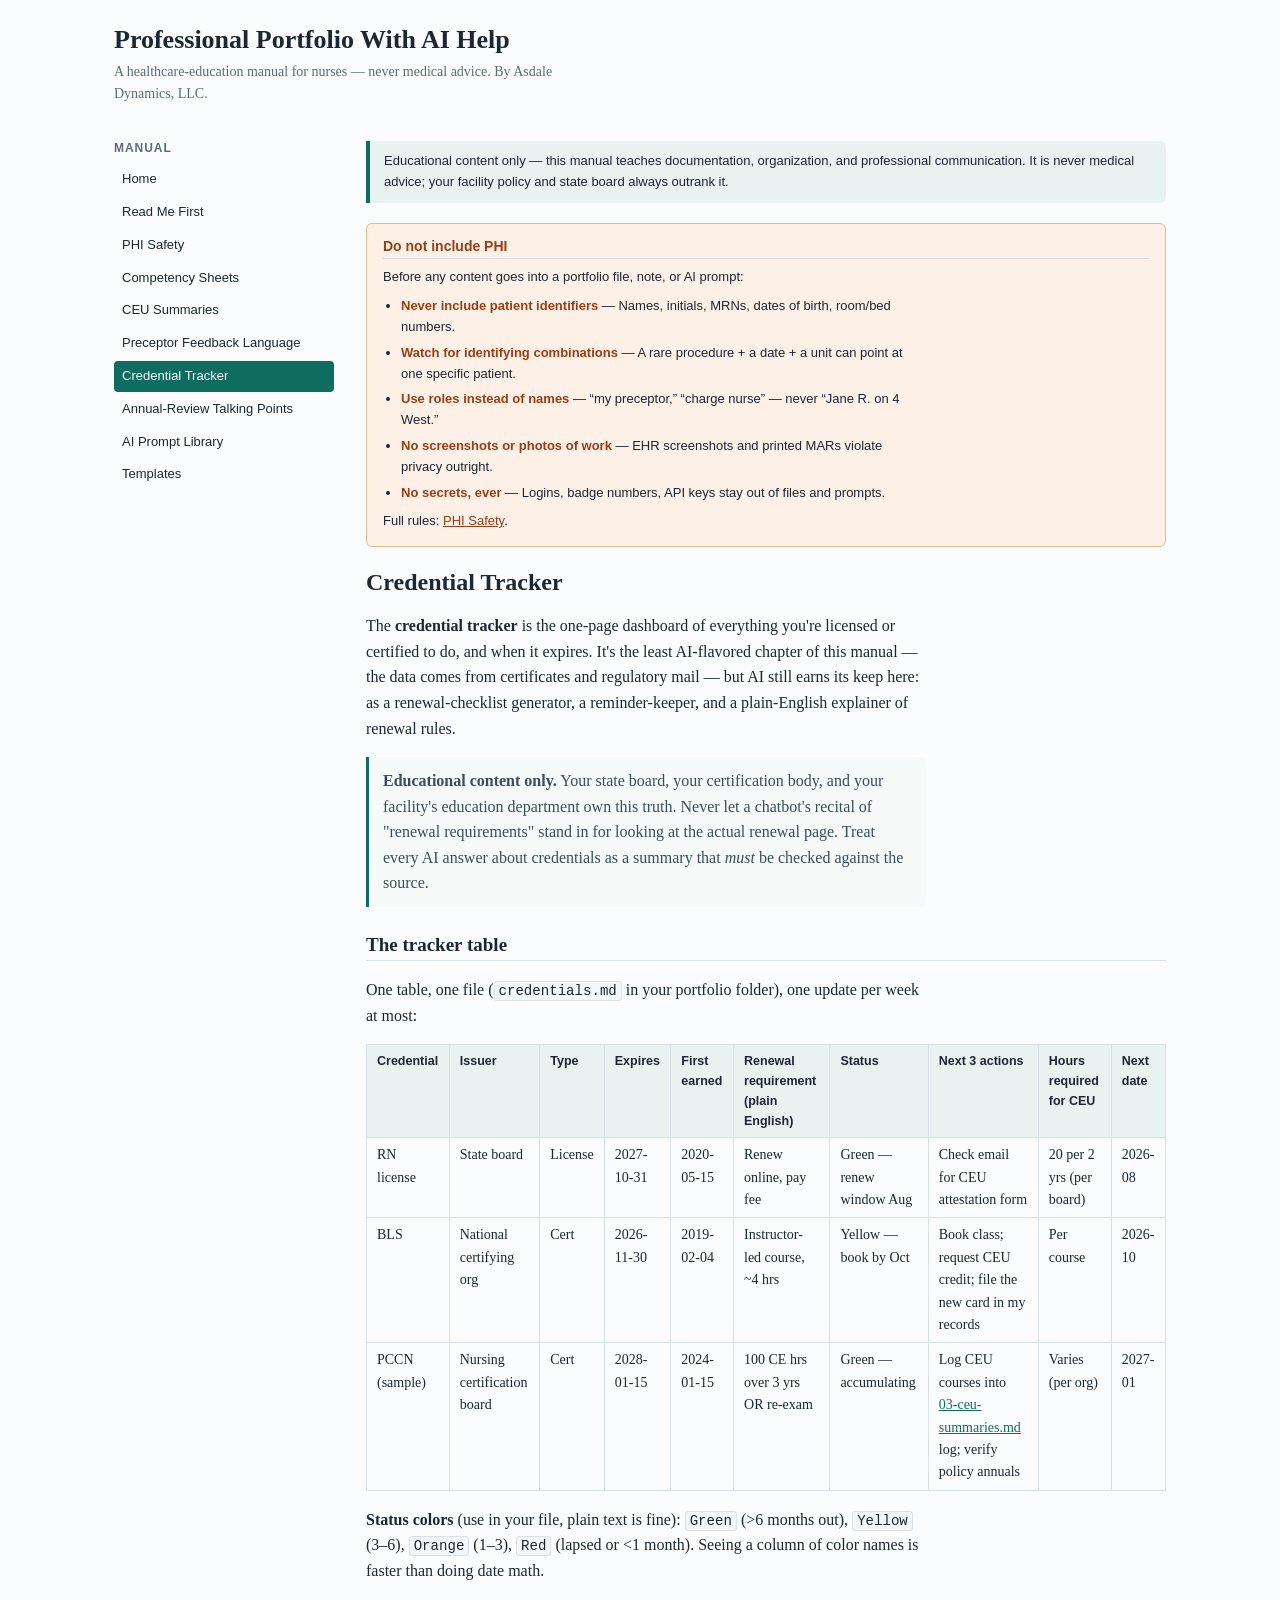
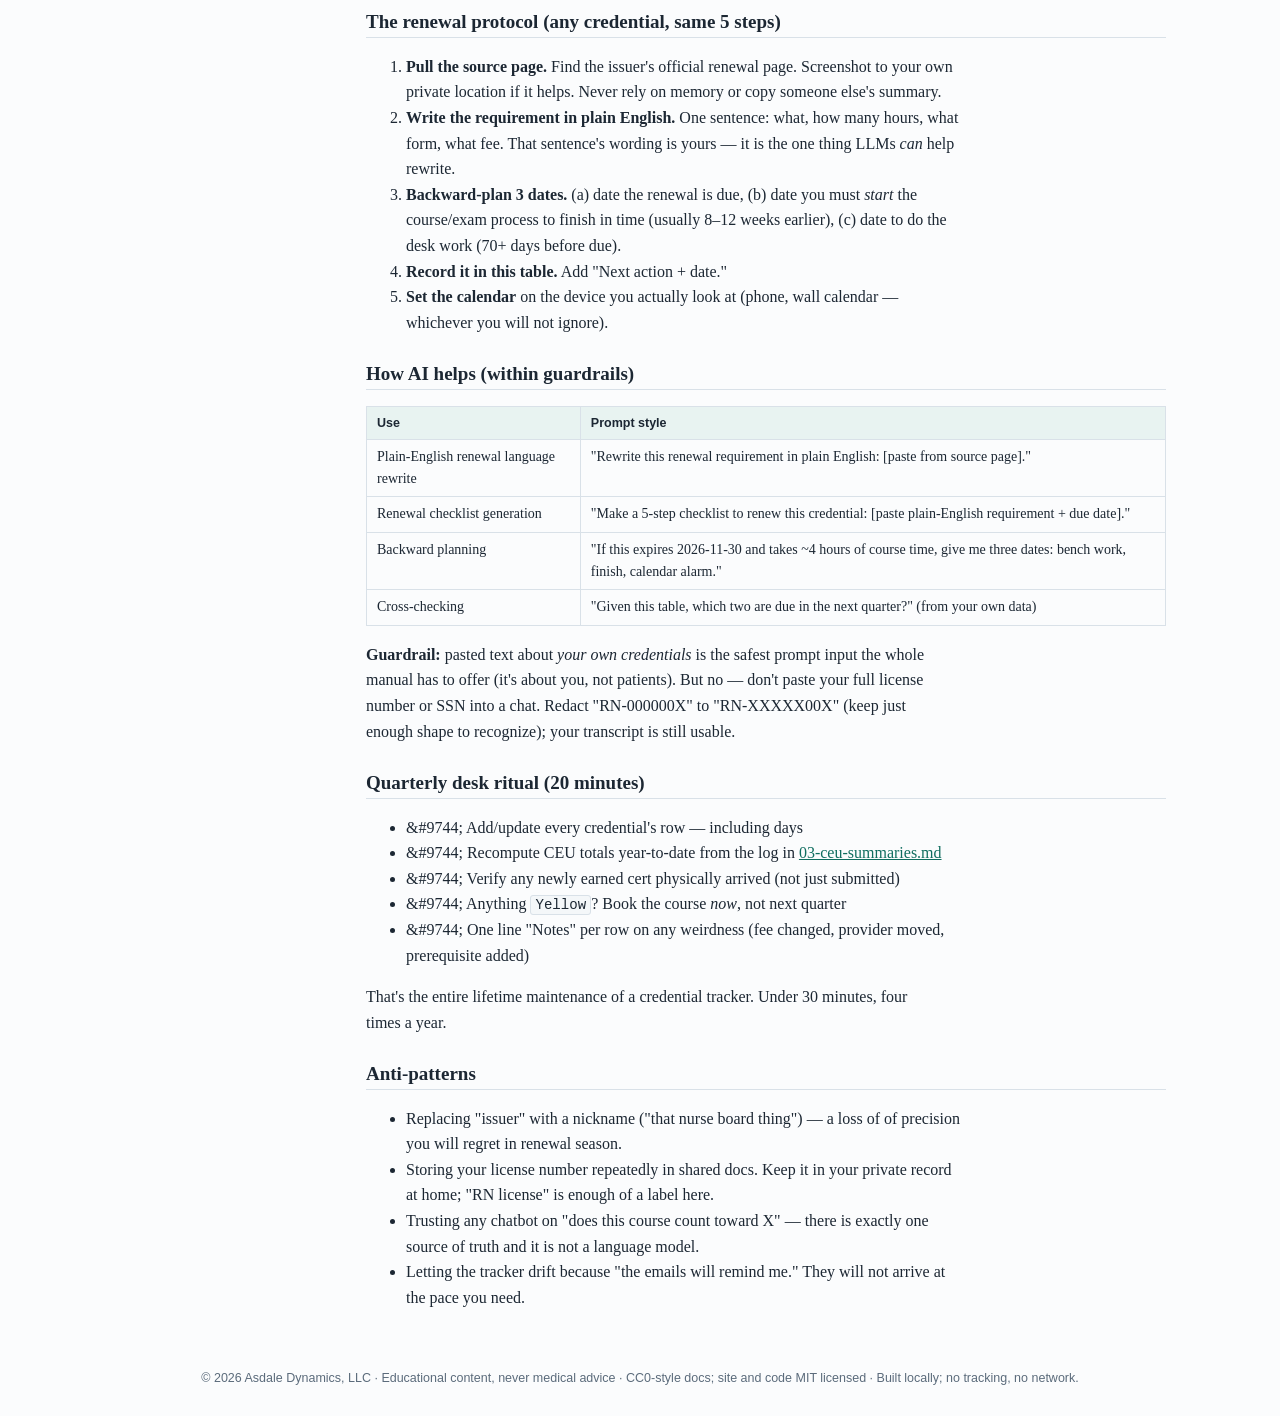
<file: site/05-credential-tracker.html>
<!DOCTYPE html>
<html lang="en">
<head>
<meta charset="utf-8">
<meta name="viewport" content="width=device-width, initial-scale=1">
<title>Professional Portfolio With AI Help</title>
<style>
:root {
  --ink: #1c2733; --muted: #5b6b7b; --line: #d9e1e8;
  --accent: #0f6d5f; --accent-soft: #e8f3f1;
  --warn: #9d3b12; --warn-bg: #fdf1e7; --warn-line: #e7b98f;
  --code-bg: #f4f7f9;
}
* { box-sizing: border-box; }
body {
  margin: 0; color: var(--ink);
  font: 16px/1.6 Georgia, "Times New Roman", serif;
  background: #fbfcfd;
}
.layout { display: flex; max-width: 1100px; margin: 0 auto; gap: 32px; padding: 24px; }
main { flex: 1; min-width: 0; }
nav.sidebar {
  width: 220px; flex-shrink: 0;
  font-family: Verdana, sans-serif; font-size: 13px;
}
nav.sidebar h2 {
  font-size: 12px; letter-spacing: .08em; text-transform: uppercase;
  color: var(--muted); margin: 0 0 8px;
}
nav.sidebar a {
  display: block; padding: 5px 8px; border-radius: 4px;
  color: var(--ink); text-decoration: none; margin-bottom: 2px;
}
nav.sidebar a:hover { background: var(--accent-soft); }
nav.sidebar a.active { background: var(--accent); color: #fff; }
.phisidebar {
  background: var(--warn-bg); border: 1px solid var(--warn-line);
  border-radius: 6px; padding: 14px 16px; margin: 0 0 20px;
  font-family: Verdana, sans-serif; font-size: 13px;
}
.phisidebar h2 { margin: 0 0 8px; color: var(--warn); font-size: 14px; }
.phisidebar ul { margin: 0; padding-left: 18px; }
.phisidebar li { margin-bottom: 5px; }
.phisidebar b { color: var(--warn); }
.phisidebar a { color: var(--warn); }
.banner {
  background: var(--accent-soft); border-left: 4px solid var(--accent);
  padding: 10px 14px; margin-bottom: 20px; border-radius: 0 6px 6px 0;
  font-family: Verdana, sans-serif; font-size: 13px; color: var(--ink);
}
header.site { padding: 24px 24px 0; max-width: 1100px; margin: 0 auto; }
header.site h1 { margin: 0; font-size: 26px; }
header.site p { margin: 4px 0 12px; color: var(--muted); font-size: 14px; }
h1, h2, h3, h4 { line-height: 1.25; font-weight: 700; }
main h1 { font-size: 24px; margin-top: 8px; }
main h2 { font-size: 19px; margin-top: 1.4em; border-bottom: 1px solid var(--line); padding-bottom: 3px; }
main h3 { font-size: 16px; margin-top: 1.2em; }
p, li { max-width: 70ch; }
a { color: var(--accent); }
code {
  font-family: "SFMono-Regular", Consolas, monospace; font-size: .88em;
  background: var(--code-bg); border: 1px solid var(--line);
  border-radius: 3px; padding: 1px 4px;
}
pre {
  background: var(--code-bg); border: 1px solid var(--line);
  border-radius: 6px; padding: 12px 14px; overflow-x: auto;
}
pre code { background: none; border: none; padding: 0; }
table { border-collapse: collapse; margin: 1em 0; font-size: 14px; max-width: 100%; display: block; overflow-x: auto; }
th, td { border: 1px solid var(--line); padding: 6px 10px; text-align: left; vertical-align: top; }
th { background: var(--accent-soft); font-family: Verdana, sans-serif; font-size: 12.5px; }
blockquote {
  margin: 1em 0; padding: 6px 14px; color: #3d4c5a;
  border-left: 3px solid var(--accent); background: #f6faf9;
  border-radius: 0 6px 6px 0; max-width: 70ch;
}
blockquote p { margin: .3em 0; }
hr { border: none; border-top: 1px solid var(--line); margin: 1.6em 0; }
.cards { display: grid; grid-template-columns: repeat(auto-fill, minmax(260px, 1fr)); gap: 14px; padding: 0; list-style: none; }
.cards li {
  border: 1px solid var(--line); border-radius: 8px; padding: 14px 16px;
  background: #fff; max-width: none;
}
.cards a { font-weight: 700; text-decoration: none; font-family: Verdana, sans-serif; font-size: 14px; }
.cards p { margin: 6px 0 0; font-size: 14px; color: var(--muted); }
footer {
  text-align: center; color: var(--muted); font-size: 12.5px;
  font-family: Verdana, sans-serif; padding: 18px 24px 28px;
}
@media (max-width: 760px) {
  .layout { flex-direction: column; }
  nav.sidebar { width: auto; }
}

</style>
</head>
<body>
<header class="site">
<h1>Professional Portfolio With AI Help</h1>
<p>A healthcare-education manual for nurses — never medical advice. By Asdale Dynamics, LLC.</p>
</header>
<div class="layout">
<nav class="sidebar"><h2>Manual</h2><a href="index.html" >Home</a><a href="00-read-me-first.html">Read Me First</a><a href="01-phi-safety.html">PHI Safety</a><a href="02-competency-sheets.html">Competency Sheets</a><a href="03-ceu-summaries.html">CEU Summaries</a><a href="04-preceptor-feedback.html">Preceptor Feedback Language</a><a href="05-credential-tracker.html" class="active">Credential Tracker</a><a href="06-annual-review.html">Annual-Review Talking Points</a><a href="07-ai-prompt-library.html">AI Prompt Library</a><a href="08-templates.html">Templates</a></nav>
<main><div class="banner">Educational content only — this manual teaches documentation, organization, and professional communication. It is never medical advice; your facility policy and state board always outrank it.</div><div class="phisidebar"><h2>Do not include PHI</h2><p style="margin:0 0 8px">Before any content goes into a portfolio file, note, or AI prompt:</p><ul><li><b>Never include patient identifiers</b> — Names, initials, MRNs, dates of birth, room/bed numbers.</li>
<li><b>Watch for identifying combinations</b> — A rare procedure + a date + a unit can point at one specific patient.</li>
<li><b>Use roles instead of names</b> — “my preceptor,” “charge nurse” — never “Jane R. on 4 West.”</li>
<li><b>No screenshots or photos of work</b> — EHR screenshots and printed MARs violate privacy outright.</li>
<li><b>No secrets, ever</b> — Logins, badge numbers, API keys stay out of files and prompts.</li></ul><p style="margin:8px 0 0">Full rules: <a href="01-phi-safety.html">PHI Safety</a>.</p></div><h1 id="credential-tracker">Credential Tracker</h1>
<p>The <strong>credential tracker</strong> is the one-page dashboard of everything you're licensed or certified to do, and when it expires. It's the least AI-flavored chapter of this manual — the data comes from certificates and regulatory mail — but AI still earns its keep here: as a renewal-checklist generator, a reminder-keeper, and a plain-English explainer of renewal rules.</p>
<blockquote><p><strong>Educational content only.</strong> Your state board, your certification body, and your facility's education department own this truth. Never let a chatbot's recital of "renewal requirements" stand in for looking at the actual renewal page. Treat every AI answer about credentials as a summary that <em>must</em> be checked against the source.</p></blockquote>
<h2 id="the-tracker-table">The tracker table</h2>
<p>One table, one file (<code>credentials.md</code> in your portfolio folder), one update per week at most:</p>
<table>
<thead><tr>
<th>Credential</th>
<th>Issuer</th>
<th>Type</th>
<th>Expires</th>
<th>First earned</th>
<th>Renewal requirement (plain English)</th>
<th>Status</th>
<th>Next 3 actions</th>
<th>Hours required for CEU</th>
<th>Next date</th>
</tr></thead>
<tbody>
<tr><td>RN license</td><td>State board</td><td>License</td><td>2027-10-31</td><td>2020-05-15</td><td>Renew online, pay fee</td><td>Green — renew window Aug</td><td>Check email for CEU attestation form</td><td>20 per 2 yrs (per board)</td><td>2026-08</td></tr>
<tr><td>BLS</td><td>National certifying org</td><td>Cert</td><td>2026-11-30</td><td>2019-02-04</td><td>Instructor-led course, ~4 hrs</td><td>Yellow — book by Oct</td><td>Book class; request CEU credit; file the new card in my records</td><td>Per course</td><td>2026-10</td></tr>
<tr><td>PCCN (sample)</td><td>Nursing certification board</td><td>Cert</td><td>2028-01-15</td><td>2024-01-15</td><td>100 CE hrs over 3 yrs OR re-exam</td><td>Green — accumulating</td><td>Log CEU courses into <a href="03-ceu-summaries.html">03-ceu-summaries.md</a> log; verify policy annuals</td><td>Varies (per org)</td><td>2027-01</td></tr>
</tbody>
</table>
<p><strong>Status colors</strong> (use in your file, plain text is fine): <code>Green</code> (&gt;6 months out), <code>Yellow</code> (3–6), <code>Orange</code> (1–3), <code>Red</code> (lapsed or &lt;1 month). Seeing a column of color names is faster than doing date math.</p>
<h2 id="the-renewal-protocol-any-credential-same-5-steps">The renewal protocol (any credential, same 5 steps)</h2>
<ol><li><strong>Pull the source page.</strong> Find the issuer's official renewal page. Screenshot to your own private location if it helps. Never rely on memory or copy someone else's summary.</li><li><strong>Write the requirement in plain English.</strong> One sentence: what, how many hours, what form, what fee. That sentence's wording is yours — it is the one thing LLMs <em>can</em> help rewrite.</li><li><strong>Backward-plan 3 dates.</strong> (a) date the renewal is due, (b) date you must <em>start</em> the course/exam process to finish in time (usually 8–12 weeks earlier), (c) date to do the desk work (70+ days before due).</li><li><strong>Record it in this table.</strong> Add "Next action + date."</li><li><strong>Set the calendar</strong> on the device you actually look at (phone, wall calendar — whichever you will not ignore).</li></ol>
<h2 id="how-ai-helps-within-guardrails">How AI helps (within guardrails)</h2>
<table>
<thead><tr>
<th>Use</th>
<th>Prompt style</th>
</tr></thead>
<tbody>
<tr><td>Plain-English renewal language rewrite</td><td>"Rewrite this renewal requirement in plain English: [paste from source page]."</td></tr>
<tr><td>Renewal checklist generation</td><td>"Make a 5-step checklist to renew this credential: [paste plain-English requirement + due date]."</td></tr>
<tr><td>Backward planning</td><td>"If this expires 2026-11-30 and takes ~4 hours of course time, give me three dates: bench work, finish, calendar alarm."</td></tr>
<tr><td>Cross-checking</td><td>"Given this table, which two are due in the next quarter?" (from your own data)</td></tr>
</tbody>
</table>
<p><strong>Guardrail:</strong> pasted text about <em>your own credentials</em> is the safest prompt input the whole manual has to offer (it's about you, not patients). But no — don't paste your full license number or SSN into a chat. Redact "RN-000000X" to "RN-XXXXX00X" (keep just enough shape to recognize); your transcript is still usable.</p>
<h2 id="quarterly-desk-ritual-20-minutes">Quarterly desk ritual (20 minutes)</h2>
<ul><li>&amp;#9744; Add/update every credential's row — including days</li><li>&amp;#9744; Recompute CEU totals year-to-date from the log in <a href="03-ceu-summaries.html">03-ceu-summaries.md</a></li><li>&amp;#9744; Verify any newly earned cert physically arrived (not just submitted)</li><li>&amp;#9744; Anything <code>Yellow</code>? Book the course <em>now</em>, not next quarter</li><li>&amp;#9744; One line "Notes" per row on any weirdness (fee changed, provider moved, prerequisite added)</li></ul>
<p>That's the entire lifetime maintenance of a credential tracker. Under 30 minutes, four times a year.</p>
<h2 id="anti-patterns">Anti-patterns</h2>
<ul><li>Replacing "issuer" with a nickname ("that nurse board thing") — a loss of of precision you will regret in renewal season.</li><li>Storing your license number repeatedly in shared docs. Keep it in your private record at home; "RN license" is enough of a label here.</li><li>Trusting any chatbot on "does this course count toward X" — there is exactly one source of truth and it is not a language model.</li><li>Letting the tracker drift because "the emails will remind me." They will not arrive at the pace you need.</li></ul>
</main>
</div>
<footer>
© 2026 Asdale Dynamics, LLC · Educational content, never medical advice ·
CC0-style docs; site and code MIT licensed ·
Built locally; no tracking, no network.
</footer>
</body>
</html>
</file>
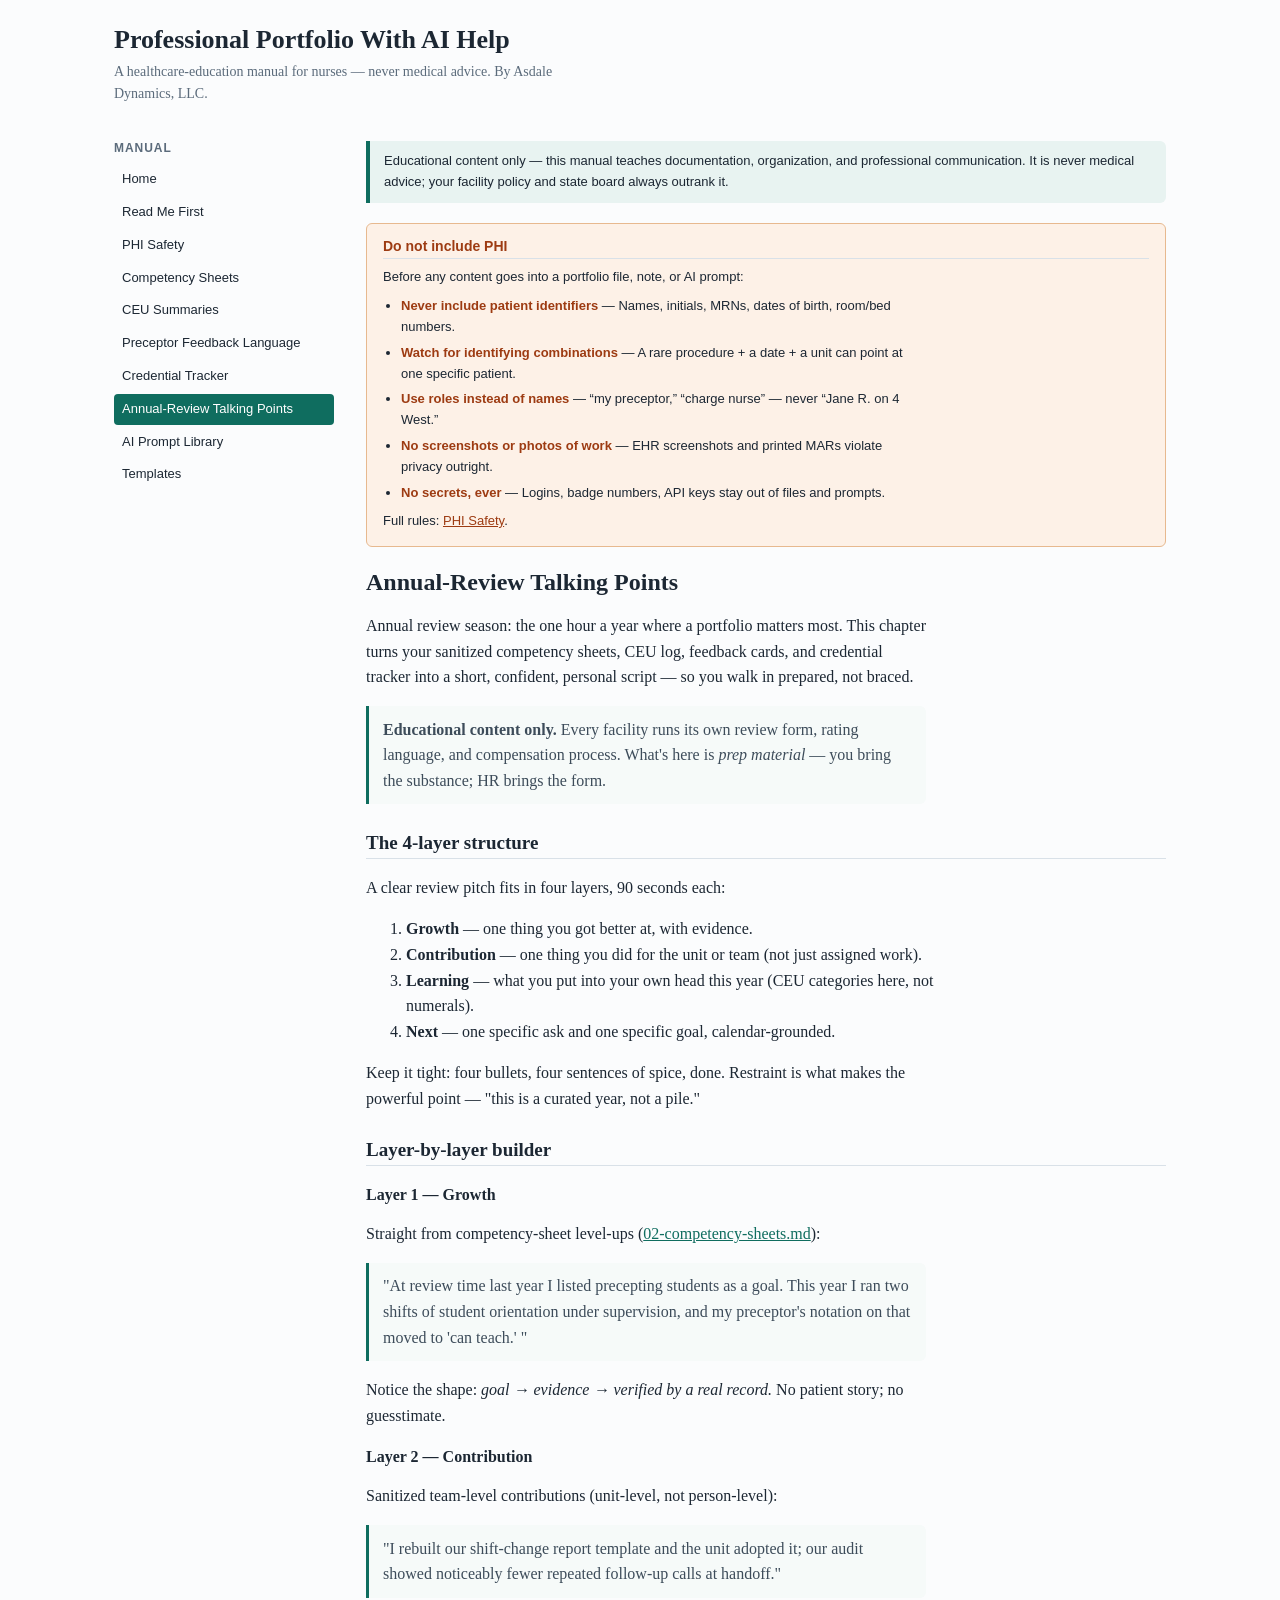
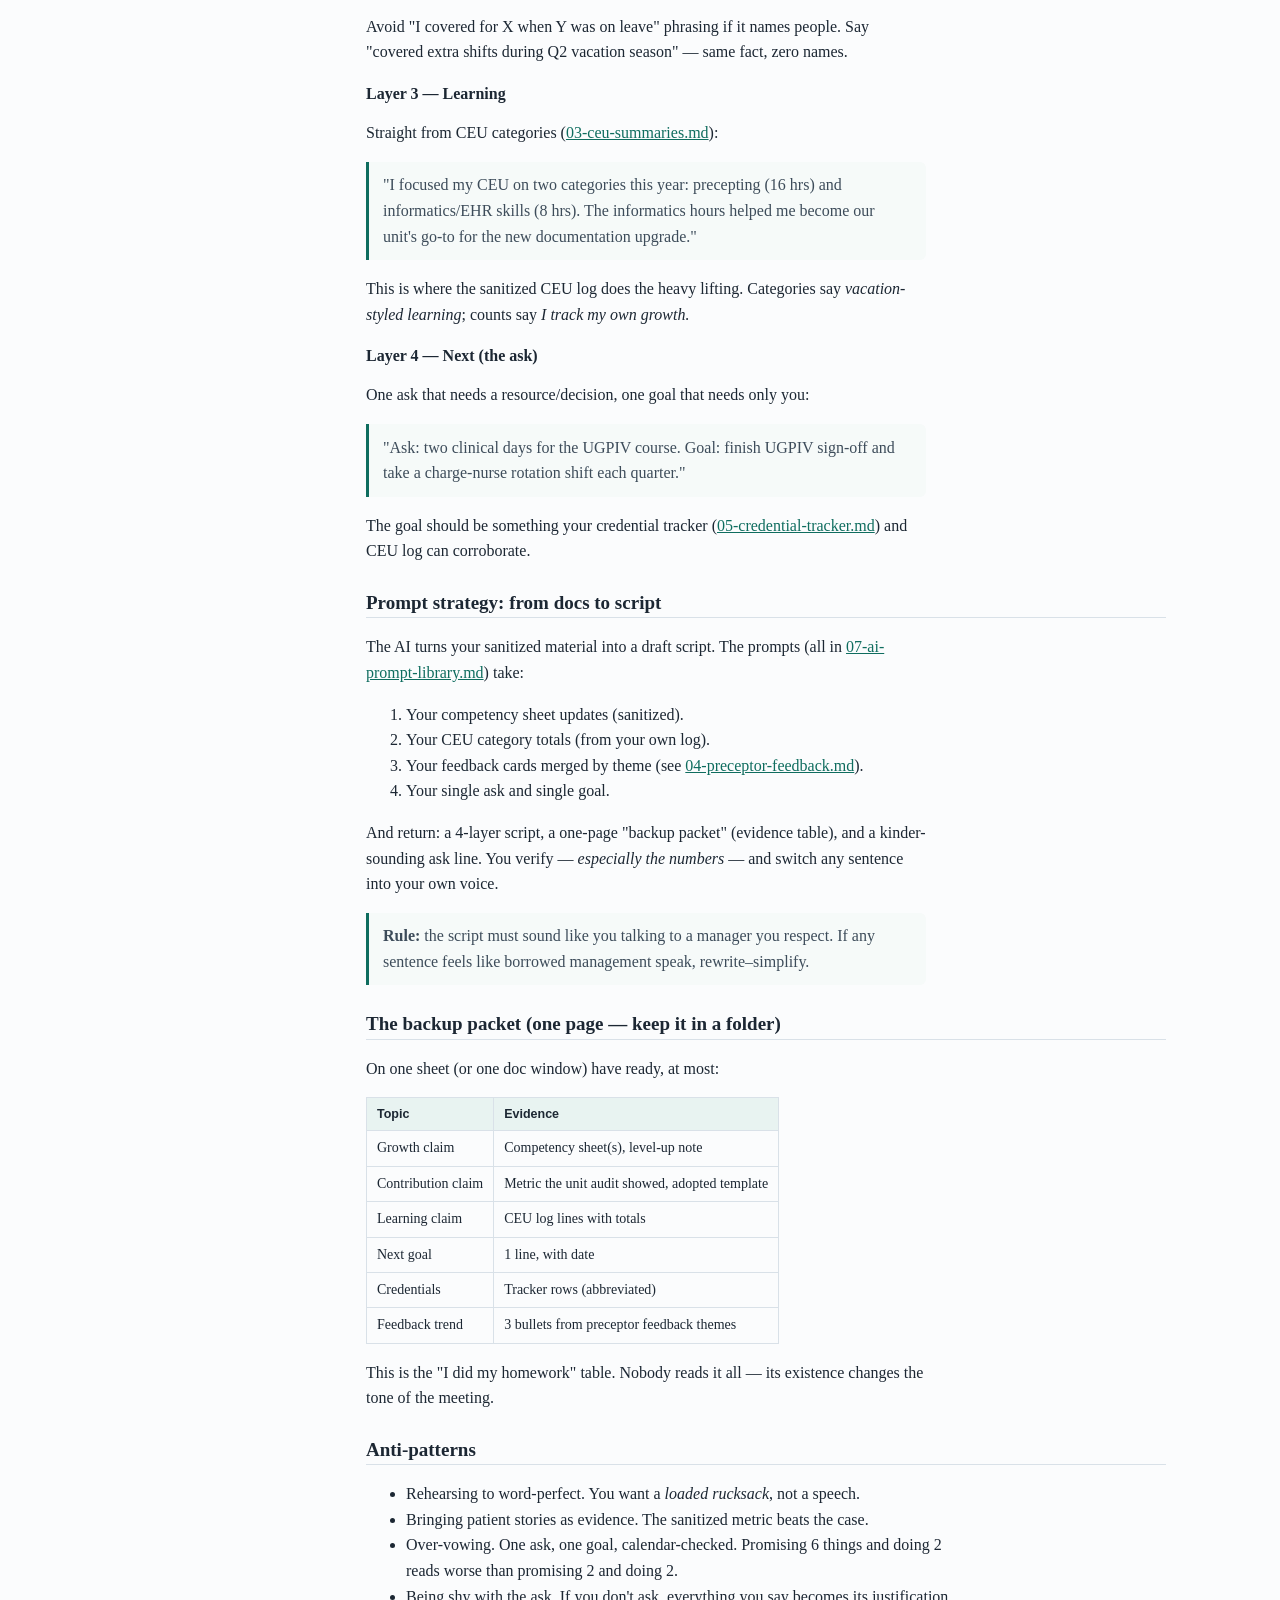
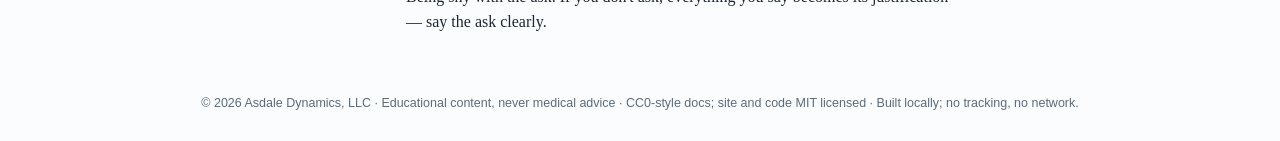
<file: site/06-annual-review.html>
<!DOCTYPE html>
<html lang="en">
<head>
<meta charset="utf-8">
<meta name="viewport" content="width=device-width, initial-scale=1">
<title>Professional Portfolio With AI Help</title>
<style>
:root {
  --ink: #1c2733; --muted: #5b6b7b; --line: #d9e1e8;
  --accent: #0f6d5f; --accent-soft: #e8f3f1;
  --warn: #9d3b12; --warn-bg: #fdf1e7; --warn-line: #e7b98f;
  --code-bg: #f4f7f9;
}
* { box-sizing: border-box; }
body {
  margin: 0; color: var(--ink);
  font: 16px/1.6 Georgia, "Times New Roman", serif;
  background: #fbfcfd;
}
.layout { display: flex; max-width: 1100px; margin: 0 auto; gap: 32px; padding: 24px; }
main { flex: 1; min-width: 0; }
nav.sidebar {
  width: 220px; flex-shrink: 0;
  font-family: Verdana, sans-serif; font-size: 13px;
}
nav.sidebar h2 {
  font-size: 12px; letter-spacing: .08em; text-transform: uppercase;
  color: var(--muted); margin: 0 0 8px;
}
nav.sidebar a {
  display: block; padding: 5px 8px; border-radius: 4px;
  color: var(--ink); text-decoration: none; margin-bottom: 2px;
}
nav.sidebar a:hover { background: var(--accent-soft); }
nav.sidebar a.active { background: var(--accent); color: #fff; }
.phisidebar {
  background: var(--warn-bg); border: 1px solid var(--warn-line);
  border-radius: 6px; padding: 14px 16px; margin: 0 0 20px;
  font-family: Verdana, sans-serif; font-size: 13px;
}
.phisidebar h2 { margin: 0 0 8px; color: var(--warn); font-size: 14px; }
.phisidebar ul { margin: 0; padding-left: 18px; }
.phisidebar li { margin-bottom: 5px; }
.phisidebar b { color: var(--warn); }
.phisidebar a { color: var(--warn); }
.banner {
  background: var(--accent-soft); border-left: 4px solid var(--accent);
  padding: 10px 14px; margin-bottom: 20px; border-radius: 0 6px 6px 0;
  font-family: Verdana, sans-serif; font-size: 13px; color: var(--ink);
}
header.site { padding: 24px 24px 0; max-width: 1100px; margin: 0 auto; }
header.site h1 { margin: 0; font-size: 26px; }
header.site p { margin: 4px 0 12px; color: var(--muted); font-size: 14px; }
h1, h2, h3, h4 { line-height: 1.25; font-weight: 700; }
main h1 { font-size: 24px; margin-top: 8px; }
main h2 { font-size: 19px; margin-top: 1.4em; border-bottom: 1px solid var(--line); padding-bottom: 3px; }
main h3 { font-size: 16px; margin-top: 1.2em; }
p, li { max-width: 70ch; }
a { color: var(--accent); }
code {
  font-family: "SFMono-Regular", Consolas, monospace; font-size: .88em;
  background: var(--code-bg); border: 1px solid var(--line);
  border-radius: 3px; padding: 1px 4px;
}
pre {
  background: var(--code-bg); border: 1px solid var(--line);
  border-radius: 6px; padding: 12px 14px; overflow-x: auto;
}
pre code { background: none; border: none; padding: 0; }
table { border-collapse: collapse; margin: 1em 0; font-size: 14px; max-width: 100%; display: block; overflow-x: auto; }
th, td { border: 1px solid var(--line); padding: 6px 10px; text-align: left; vertical-align: top; }
th { background: var(--accent-soft); font-family: Verdana, sans-serif; font-size: 12.5px; }
blockquote {
  margin: 1em 0; padding: 6px 14px; color: #3d4c5a;
  border-left: 3px solid var(--accent); background: #f6faf9;
  border-radius: 0 6px 6px 0; max-width: 70ch;
}
blockquote p { margin: .3em 0; }
hr { border: none; border-top: 1px solid var(--line); margin: 1.6em 0; }
.cards { display: grid; grid-template-columns: repeat(auto-fill, minmax(260px, 1fr)); gap: 14px; padding: 0; list-style: none; }
.cards li {
  border: 1px solid var(--line); border-radius: 8px; padding: 14px 16px;
  background: #fff; max-width: none;
}
.cards a { font-weight: 700; text-decoration: none; font-family: Verdana, sans-serif; font-size: 14px; }
.cards p { margin: 6px 0 0; font-size: 14px; color: var(--muted); }
footer {
  text-align: center; color: var(--muted); font-size: 12.5px;
  font-family: Verdana, sans-serif; padding: 18px 24px 28px;
}
@media (max-width: 760px) {
  .layout { flex-direction: column; }
  nav.sidebar { width: auto; }
}

</style>
</head>
<body>
<header class="site">
<h1>Professional Portfolio With AI Help</h1>
<p>A healthcare-education manual for nurses — never medical advice. By Asdale Dynamics, LLC.</p>
</header>
<div class="layout">
<nav class="sidebar"><h2>Manual</h2><a href="index.html" >Home</a><a href="00-read-me-first.html">Read Me First</a><a href="01-phi-safety.html">PHI Safety</a><a href="02-competency-sheets.html">Competency Sheets</a><a href="03-ceu-summaries.html">CEU Summaries</a><a href="04-preceptor-feedback.html">Preceptor Feedback Language</a><a href="05-credential-tracker.html">Credential Tracker</a><a href="06-annual-review.html" class="active">Annual-Review Talking Points</a><a href="07-ai-prompt-library.html">AI Prompt Library</a><a href="08-templates.html">Templates</a></nav>
<main><div class="banner">Educational content only — this manual teaches documentation, organization, and professional communication. It is never medical advice; your facility policy and state board always outrank it.</div><div class="phisidebar"><h2>Do not include PHI</h2><p style="margin:0 0 8px">Before any content goes into a portfolio file, note, or AI prompt:</p><ul><li><b>Never include patient identifiers</b> — Names, initials, MRNs, dates of birth, room/bed numbers.</li>
<li><b>Watch for identifying combinations</b> — A rare procedure + a date + a unit can point at one specific patient.</li>
<li><b>Use roles instead of names</b> — “my preceptor,” “charge nurse” — never “Jane R. on 4 West.”</li>
<li><b>No screenshots or photos of work</b> — EHR screenshots and printed MARs violate privacy outright.</li>
<li><b>No secrets, ever</b> — Logins, badge numbers, API keys stay out of files and prompts.</li></ul><p style="margin:8px 0 0">Full rules: <a href="01-phi-safety.html">PHI Safety</a>.</p></div><h1 id="annual-review-talking-points">Annual-Review Talking Points</h1>
<p>Annual review season: the one hour a year where a portfolio matters most. This chapter turns your sanitized competency sheets, CEU log, feedback cards, and credential tracker into a short, confident, personal script — so you walk in prepared, not braced.</p>
<blockquote><p><strong>Educational content only.</strong> Every facility runs its own review form, rating language, and compensation process. What's here is <em>prep material</em> — you bring the substance; HR brings the form.</p></blockquote>
<h2 id="the-4-layer-structure">The 4-layer structure</h2>
<p>A clear review pitch fits in four layers, 90 seconds each:</p>
<ol><li><strong>Growth</strong> — one thing you got better at, with evidence.</li><li><strong>Contribution</strong> — one thing you did for the unit or team (not just assigned work).</li><li><strong>Learning</strong> — what you put into your own head this year (CEU categories here, not numerals).</li><li><strong>Next</strong> — one specific ask and one specific goal, calendar-grounded.</li></ol>
<p>Keep it tight: four bullets, four sentences of spice, done. Restraint is what makes the powerful point — "this is a curated year, not a pile."</p>
<h2 id="layer-by-layer-builder">Layer-by-layer builder</h2>
<h3 id="layer-1--growth">Layer 1 — Growth</h3>
<p>Straight from competency-sheet level-ups (<a href="02-competency-sheets.html">02-competency-sheets.md</a>):</p>
<blockquote><p>"At review time last year I listed precepting students as a goal. This year I ran two shifts of student orientation under supervision, and my preceptor's notation on that moved to 'can teach.' "</p></blockquote>
<p>Notice the shape: <em>goal → evidence → verified by a real record.</em> No patient story; no guesstimate.</p>
<h3 id="layer-2--contribution">Layer 2 — Contribution</h3>
<p>Sanitized team-level contributions (unit-level, not person-level):</p>
<blockquote><p>"I rebuilt our shift-change report template and the unit adopted it; our audit showed noticeably fewer repeated follow-up calls at handoff."</p></blockquote>
<p>Avoid "I covered for X when Y was on leave" phrasing if it names people. Say "covered extra shifts during Q2 vacation season" — same fact, zero names.</p>
<h3 id="layer-3--learning">Layer 3 — Learning</h3>
<p>Straight from CEU categories (<a href="03-ceu-summaries.html">03-ceu-summaries.md</a>):</p>
<blockquote><p>"I focused my CEU on two categories this year: precepting (16 hrs) and informatics/EHR skills (8 hrs). The informatics hours helped me become our unit's go-to for the new documentation upgrade."</p></blockquote>
<p>This is where the sanitized CEU log does the heavy lifting. Categories say <em>vacation-styled learning</em>; counts say <em>I track my own growth.</em></p>
<h3 id="layer-4--next-the-ask">Layer 4 — Next (the ask)</h3>
<p>One ask that needs a resource/decision, one goal that needs only you:</p>
<blockquote><p>"Ask: two clinical days for the UGPIV course. Goal: finish UGPIV sign-off and take a charge-nurse rotation shift each quarter."</p></blockquote>
<p>The goal should be something your credential tracker (<a href="05-credential-tracker.html">05-credential-tracker.md</a>) and CEU log can corroborate.</p>
<h2 id="prompt-strategy-from-docs-to-script">Prompt strategy: from docs to script</h2>
<p>The AI turns your sanitized material into a draft script. The prompts (all in <a href="07-ai-prompt-library.html#5-annual-review-prompts">07-ai-prompt-library.md</a>) take:</p>
<ol><li>Your competency sheet updates (sanitized).</li><li>Your CEU category totals (from your own log).</li><li>Your feedback cards merged by theme (see <a href="04-preceptor-feedback.html">04-preceptor-feedback.md</a>).</li><li>Your single ask and single goal.</li></ol>
<p>And return: a 4-layer script, a one-page "backup packet" (evidence table), and a kinder-sounding ask line. You verify — <em>especially the numbers</em> — and switch any sentence into your own voice.</p>
<blockquote><p><strong>Rule:</strong> the script must sound like you talking to a manager you respect. If any sentence feels like borrowed management speak, rewrite–simplify.</p></blockquote>
<h2 id="the-backup-packet-one-page--keep-it-in-a-folder">The backup packet (one page — keep it in a folder)</h2>
<p>On one sheet (or one doc window) have ready, at most:</p>
<table>
<thead><tr>
<th>Topic</th>
<th>Evidence</th>
</tr></thead>
<tbody>
<tr><td>Growth claim</td><td>Competency sheet(s), level-up note</td></tr>
<tr><td>Contribution claim</td><td>Metric the unit audit showed, adopted template</td></tr>
<tr><td>Learning claim</td><td>CEU log lines with totals</td></tr>
<tr><td>Next goal</td><td>1 line, with date</td></tr>
<tr><td>Credentials</td><td>Tracker rows (abbreviated)</td></tr>
<tr><td>Feedback trend</td><td>3 bullets from preceptor feedback themes</td></tr>
</tbody>
</table>
<p>This is the "I did my homework" table. Nobody reads it all — its existence changes the tone of the meeting.</p>
<h2 id="anti-patterns">Anti-patterns</h2>
<ul><li>Rehearsing to word-perfect. You want a <em>loaded rucksack</em>, not a speech.</li><li>Bringing patient stories as evidence. The sanitized metric beats the case.</li><li>Over-vowing. One ask, one goal, calendar-checked. Promising 6 things and doing 2 reads worse than promising 2 and doing 2.</li><li>Being shy with the ask. If you don't ask, everything you say becomes its justification — say the ask clearly.</li></ul>
</main>
</div>
<footer>
© 2026 Asdale Dynamics, LLC · Educational content, never medical advice ·
CC0-style docs; site and code MIT licensed ·
Built locally; no tracking, no network.
</footer>
</body>
</html>
</file>
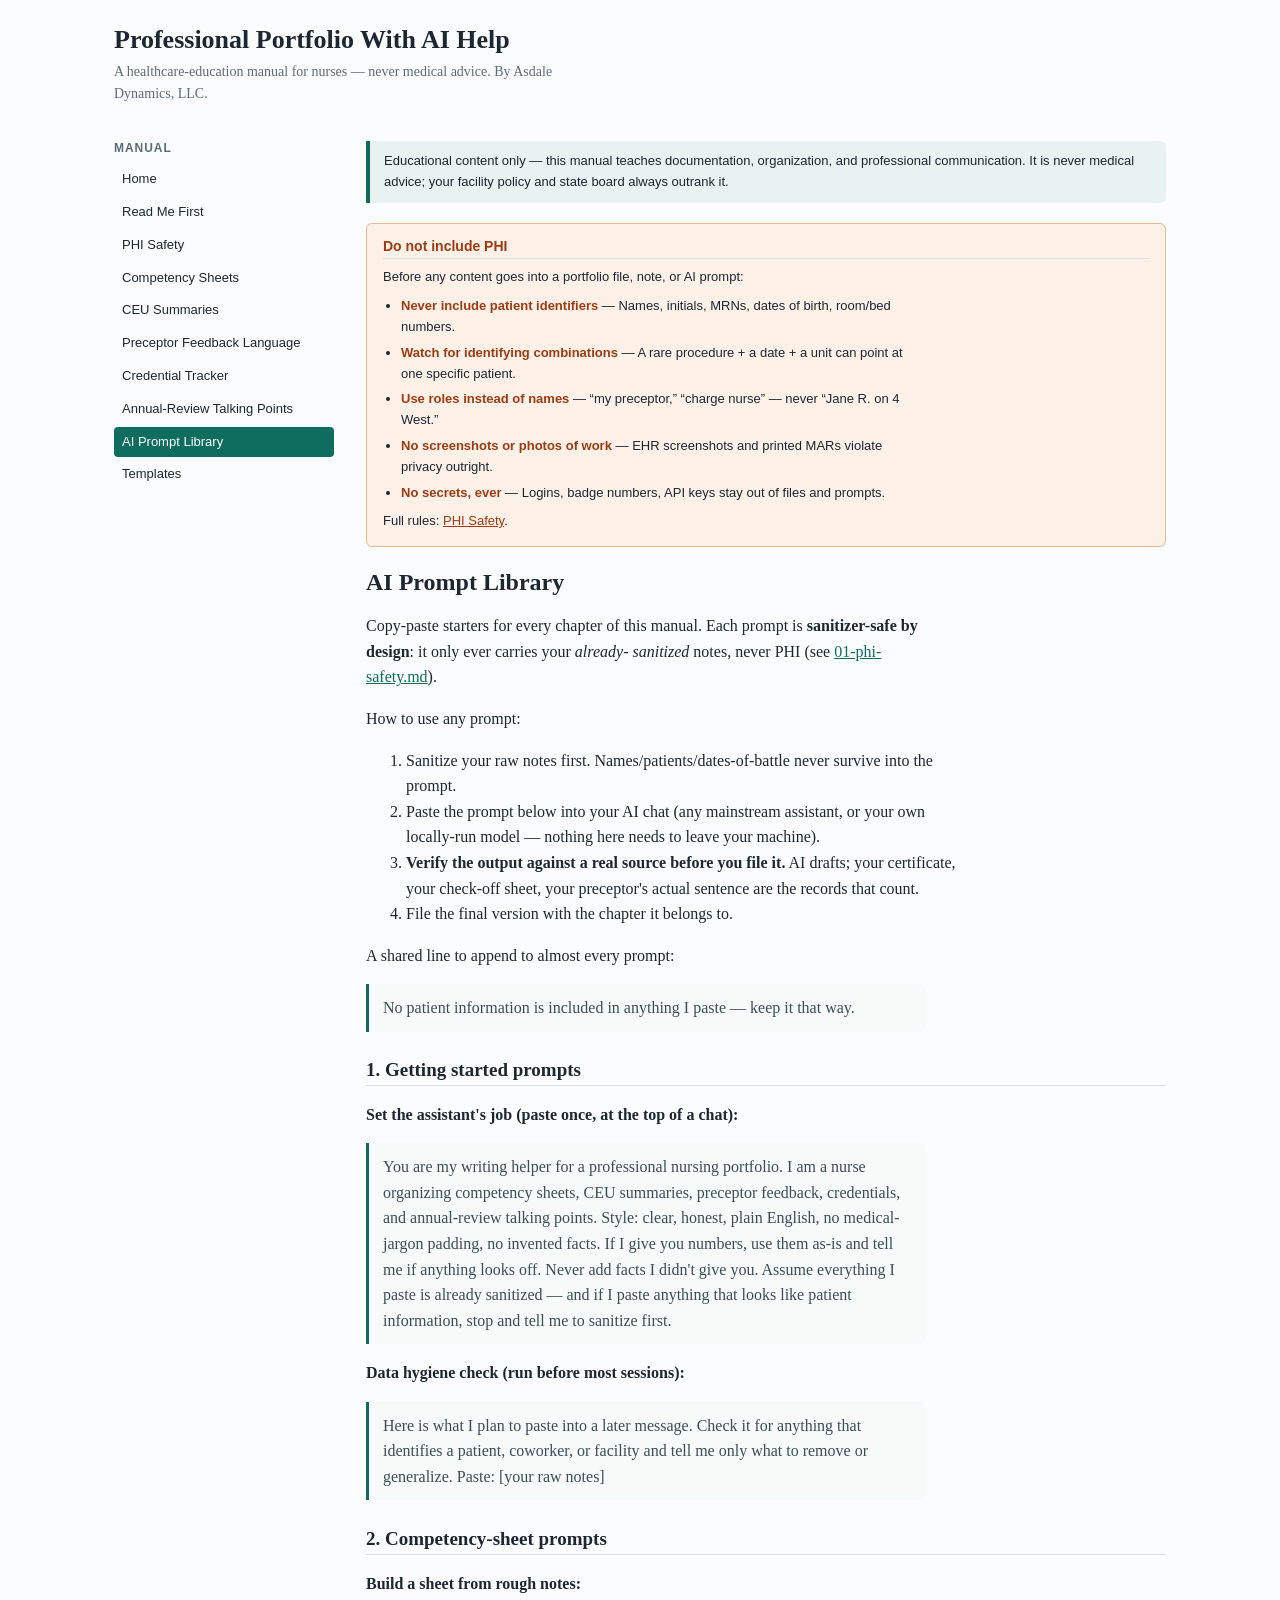
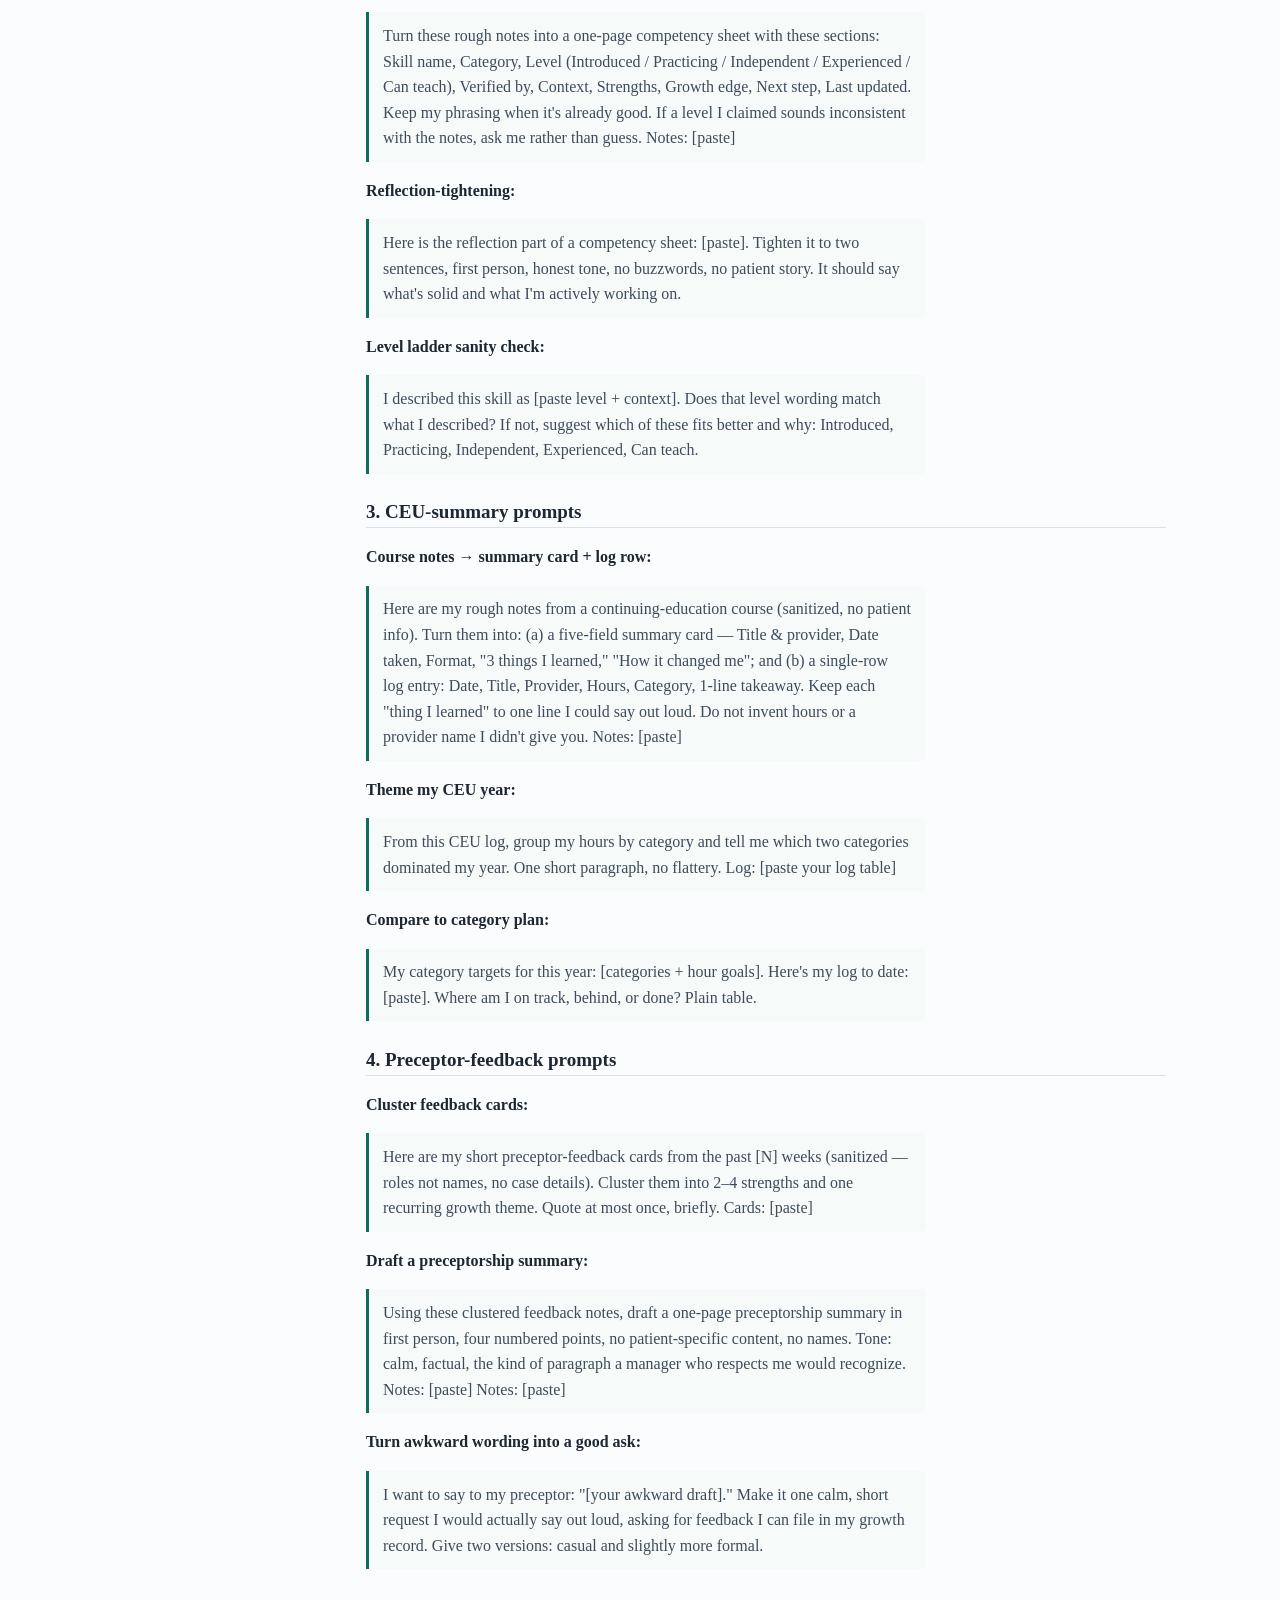
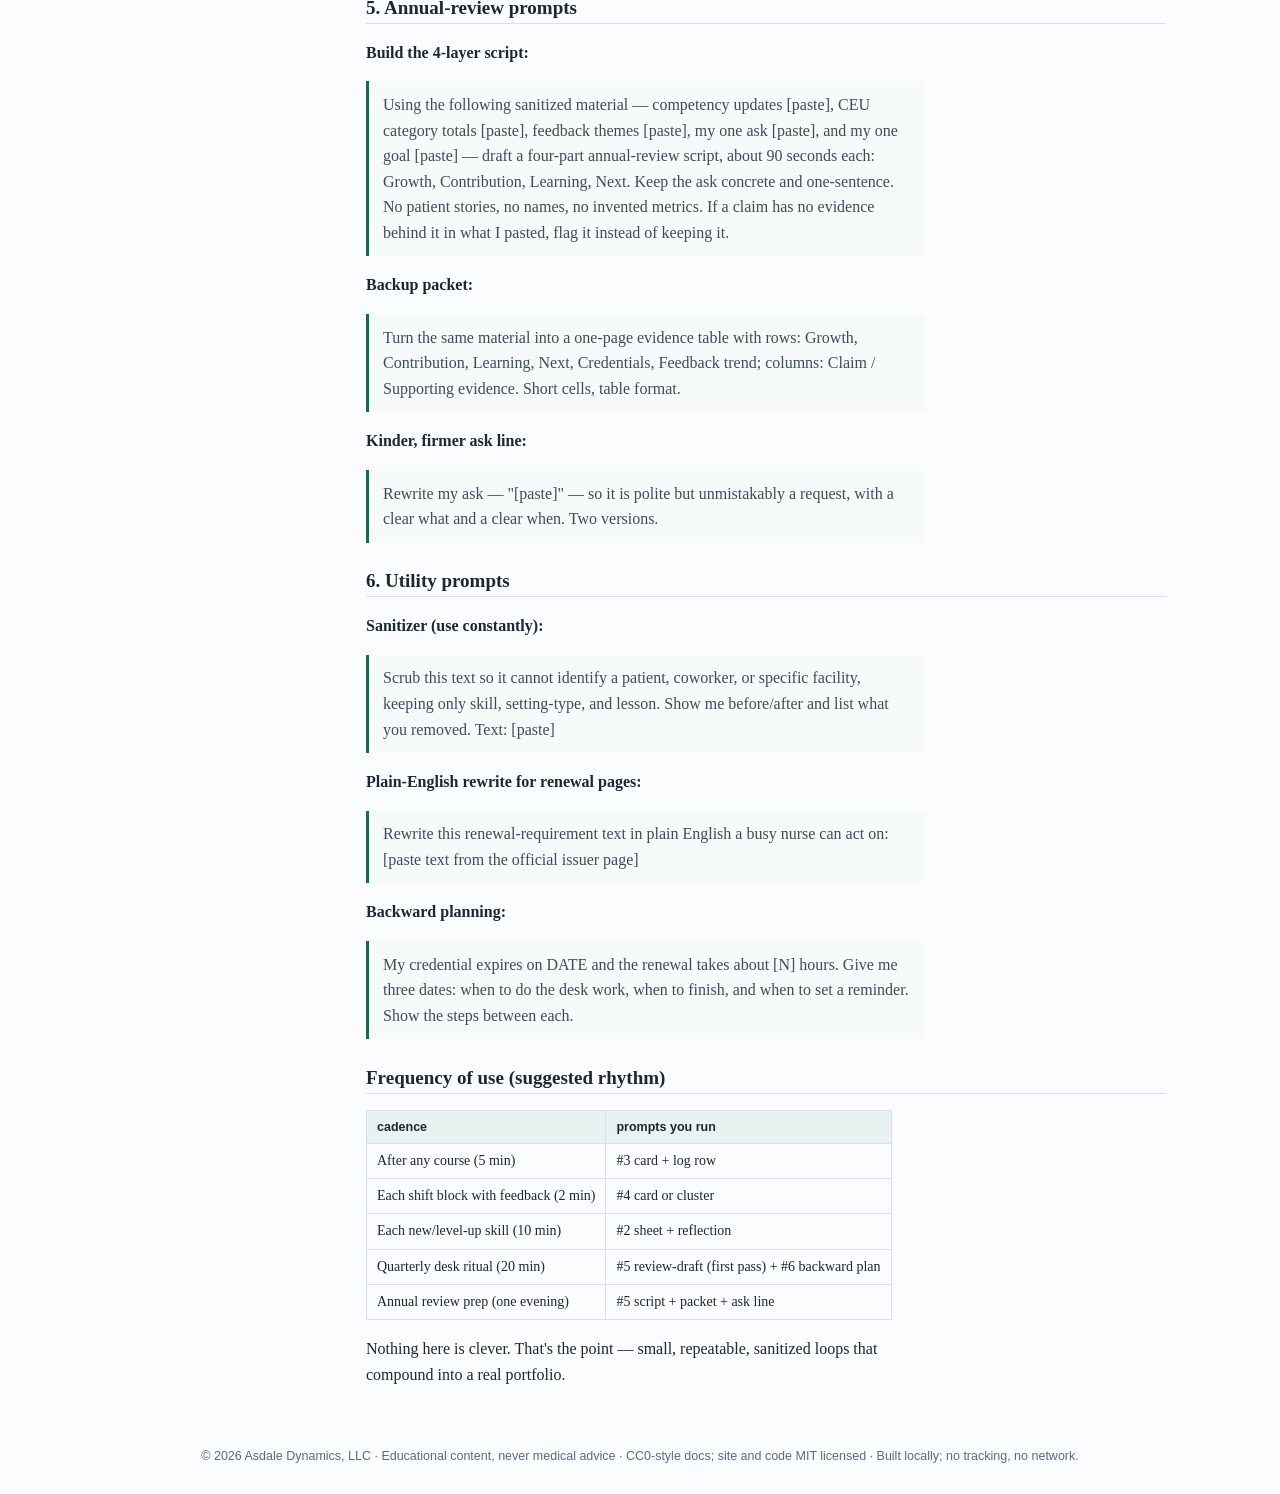
<file: site/07-ai-prompt-library.html>
<!DOCTYPE html>
<html lang="en">
<head>
<meta charset="utf-8">
<meta name="viewport" content="width=device-width, initial-scale=1">
<title>Professional Portfolio With AI Help</title>
<style>
:root {
  --ink: #1c2733; --muted: #5b6b7b; --line: #d9e1e8;
  --accent: #0f6d5f; --accent-soft: #e8f3f1;
  --warn: #9d3b12; --warn-bg: #fdf1e7; --warn-line: #e7b98f;
  --code-bg: #f4f7f9;
}
* { box-sizing: border-box; }
body {
  margin: 0; color: var(--ink);
  font: 16px/1.6 Georgia, "Times New Roman", serif;
  background: #fbfcfd;
}
.layout { display: flex; max-width: 1100px; margin: 0 auto; gap: 32px; padding: 24px; }
main { flex: 1; min-width: 0; }
nav.sidebar {
  width: 220px; flex-shrink: 0;
  font-family: Verdana, sans-serif; font-size: 13px;
}
nav.sidebar h2 {
  font-size: 12px; letter-spacing: .08em; text-transform: uppercase;
  color: var(--muted); margin: 0 0 8px;
}
nav.sidebar a {
  display: block; padding: 5px 8px; border-radius: 4px;
  color: var(--ink); text-decoration: none; margin-bottom: 2px;
}
nav.sidebar a:hover { background: var(--accent-soft); }
nav.sidebar a.active { background: var(--accent); color: #fff; }
.phisidebar {
  background: var(--warn-bg); border: 1px solid var(--warn-line);
  border-radius: 6px; padding: 14px 16px; margin: 0 0 20px;
  font-family: Verdana, sans-serif; font-size: 13px;
}
.phisidebar h2 { margin: 0 0 8px; color: var(--warn); font-size: 14px; }
.phisidebar ul { margin: 0; padding-left: 18px; }
.phisidebar li { margin-bottom: 5px; }
.phisidebar b { color: var(--warn); }
.phisidebar a { color: var(--warn); }
.banner {
  background: var(--accent-soft); border-left: 4px solid var(--accent);
  padding: 10px 14px; margin-bottom: 20px; border-radius: 0 6px 6px 0;
  font-family: Verdana, sans-serif; font-size: 13px; color: var(--ink);
}
header.site { padding: 24px 24px 0; max-width: 1100px; margin: 0 auto; }
header.site h1 { margin: 0; font-size: 26px; }
header.site p { margin: 4px 0 12px; color: var(--muted); font-size: 14px; }
h1, h2, h3, h4 { line-height: 1.25; font-weight: 700; }
main h1 { font-size: 24px; margin-top: 8px; }
main h2 { font-size: 19px; margin-top: 1.4em; border-bottom: 1px solid var(--line); padding-bottom: 3px; }
main h3 { font-size: 16px; margin-top: 1.2em; }
p, li { max-width: 70ch; }
a { color: var(--accent); }
code {
  font-family: "SFMono-Regular", Consolas, monospace; font-size: .88em;
  background: var(--code-bg); border: 1px solid var(--line);
  border-radius: 3px; padding: 1px 4px;
}
pre {
  background: var(--code-bg); border: 1px solid var(--line);
  border-radius: 6px; padding: 12px 14px; overflow-x: auto;
}
pre code { background: none; border: none; padding: 0; }
table { border-collapse: collapse; margin: 1em 0; font-size: 14px; max-width: 100%; display: block; overflow-x: auto; }
th, td { border: 1px solid var(--line); padding: 6px 10px; text-align: left; vertical-align: top; }
th { background: var(--accent-soft); font-family: Verdana, sans-serif; font-size: 12.5px; }
blockquote {
  margin: 1em 0; padding: 6px 14px; color: #3d4c5a;
  border-left: 3px solid var(--accent); background: #f6faf9;
  border-radius: 0 6px 6px 0; max-width: 70ch;
}
blockquote p { margin: .3em 0; }
hr { border: none; border-top: 1px solid var(--line); margin: 1.6em 0; }
.cards { display: grid; grid-template-columns: repeat(auto-fill, minmax(260px, 1fr)); gap: 14px; padding: 0; list-style: none; }
.cards li {
  border: 1px solid var(--line); border-radius: 8px; padding: 14px 16px;
  background: #fff; max-width: none;
}
.cards a { font-weight: 700; text-decoration: none; font-family: Verdana, sans-serif; font-size: 14px; }
.cards p { margin: 6px 0 0; font-size: 14px; color: var(--muted); }
footer {
  text-align: center; color: var(--muted); font-size: 12.5px;
  font-family: Verdana, sans-serif; padding: 18px 24px 28px;
}
@media (max-width: 760px) {
  .layout { flex-direction: column; }
  nav.sidebar { width: auto; }
}

</style>
</head>
<body>
<header class="site">
<h1>Professional Portfolio With AI Help</h1>
<p>A healthcare-education manual for nurses — never medical advice. By Asdale Dynamics, LLC.</p>
</header>
<div class="layout">
<nav class="sidebar"><h2>Manual</h2><a href="index.html" >Home</a><a href="00-read-me-first.html">Read Me First</a><a href="01-phi-safety.html">PHI Safety</a><a href="02-competency-sheets.html">Competency Sheets</a><a href="03-ceu-summaries.html">CEU Summaries</a><a href="04-preceptor-feedback.html">Preceptor Feedback Language</a><a href="05-credential-tracker.html">Credential Tracker</a><a href="06-annual-review.html">Annual-Review Talking Points</a><a href="07-ai-prompt-library.html" class="active">AI Prompt Library</a><a href="08-templates.html">Templates</a></nav>
<main><div class="banner">Educational content only — this manual teaches documentation, organization, and professional communication. It is never medical advice; your facility policy and state board always outrank it.</div><div class="phisidebar"><h2>Do not include PHI</h2><p style="margin:0 0 8px">Before any content goes into a portfolio file, note, or AI prompt:</p><ul><li><b>Never include patient identifiers</b> — Names, initials, MRNs, dates of birth, room/bed numbers.</li>
<li><b>Watch for identifying combinations</b> — A rare procedure + a date + a unit can point at one specific patient.</li>
<li><b>Use roles instead of names</b> — “my preceptor,” “charge nurse” — never “Jane R. on 4 West.”</li>
<li><b>No screenshots or photos of work</b> — EHR screenshots and printed MARs violate privacy outright.</li>
<li><b>No secrets, ever</b> — Logins, badge numbers, API keys stay out of files and prompts.</li></ul><p style="margin:8px 0 0">Full rules: <a href="01-phi-safety.html">PHI Safety</a>.</p></div><h1 id="ai-prompt-library">AI Prompt Library</h1>
<p>Copy-paste starters for every chapter of this manual. Each prompt is <strong>sanitizer-safe by design</strong>: it only ever carries your <em>already- sanitized</em> notes, never PHI (see <a href="01-phi-safety.html">01-phi-safety.md</a>).</p>
<p>How to use any prompt:</p>
<ol><li>Sanitize your raw notes first. Names/patients/dates-of-battle never survive into the prompt.</li><li>Paste the prompt below into your AI chat (any mainstream assistant, or your own locally-run model — nothing here needs to leave your machine).</li><li><strong>Verify the output against a real source before you file it.</strong> AI drafts; your certificate, your check-off sheet, your preceptor's actual sentence are the records that count.</li><li>File the final version with the chapter it belongs to.</li></ol>
<p>A shared line to append to almost every prompt:</p>
<blockquote><p>No patient information is included in anything I paste — keep it that way.</p></blockquote>
<h2 id="1-getting-started-prompts">1. Getting started prompts</h2>
<p><strong>Set the assistant's job (paste once, at the top of a chat):</strong></p>
<blockquote><p>You are my writing helper for a professional nursing portfolio. I am a nurse organizing competency sheets, CEU summaries, preceptor feedback, credentials, and annual-review talking points. Style: clear, honest, plain English, no medical-jargon padding, no invented facts. If I give you numbers, use them as-is and tell me if anything looks off. Never add facts I didn't give you. Assume everything I paste is already sanitized — and if I paste anything that looks like patient information, stop and tell me to sanitize first.</p></blockquote>
<p><strong>Data hygiene check (run before most sessions):</strong></p>
<blockquote><p>Here is what I plan to paste into a later message. Check it for anything that identifies a patient, coworker, or facility and tell me only what to remove or generalize. Paste: [your raw notes]</p></blockquote>
<h2 id="2-competency-sheet-prompts">2. Competency-sheet prompts</h2>
<p><strong>Build a sheet from rough notes:</strong></p>
<blockquote><p>Turn these rough notes into a one-page competency sheet with these sections: Skill name, Category, Level (Introduced / Practicing / Independent / Experienced / Can teach), Verified by, Context, Strengths, Growth edge, Next step, Last updated. Keep my phrasing when it's already good. If a level I claimed sounds inconsistent with the notes, ask me rather than guess. Notes: [paste]</p></blockquote>
<p><strong>Reflection-tightening:</strong></p>
<blockquote><p>Here is the reflection part of a competency sheet: [paste]. Tighten it to two sentences, first person, honest tone, no buzzwords, no patient story. It should say what's solid and what I'm actively working on.</p></blockquote>
<p><strong>Level ladder sanity check:</strong></p>
<blockquote><p>I described this skill as [paste level + context]. Does that level wording match what I described? If not, suggest which of these fits better and why: Introduced, Practicing, Independent, Experienced, Can teach.</p></blockquote>
<h2 id="3-ceu-summary-prompts">3. CEU-summary prompts</h2>
<p><strong>Course notes → summary card + log row:</strong></p>
<blockquote><p>Here are my rough notes from a continuing-education course (sanitized, no patient info). Turn them into: (a) a five-field summary card — Title &amp; provider, Date taken, Format, "3 things I learned," "How it changed me"; and (b) a single-row log entry: Date, Title, Provider, Hours, Category, 1-line takeaway. Keep each "thing I learned" to one line I could say out loud. Do not invent hours or a provider name I didn't give you. Notes: [paste]</p></blockquote>
<p><strong>Theme my CEU year:</strong></p>
<blockquote><p>From this CEU log, group my hours by category and tell me which two categories dominated my year. One short paragraph, no flattery. Log: [paste your log table]</p></blockquote>
<p><strong>Compare to category plan:</strong></p>
<blockquote><p>My category targets for this year: [categories + hour goals]. Here's my log to date: [paste]. Where am I on track, behind, or done? Plain table.</p></blockquote>
<h2 id="4-preceptor-feedback-prompts">4. Preceptor-feedback prompts</h2>
<p><strong>Cluster feedback cards:</strong></p>
<blockquote><p>Here are my short preceptor-feedback cards from the past [N] weeks (sanitized — roles not names, no case details). Cluster them into 2–4 strengths and one recurring growth theme. Quote at most once, briefly. Cards: [paste]</p></blockquote>
<p><strong>Draft a preceptorship summary:</strong></p>
<blockquote><p>Using these clustered feedback notes, draft a one-page preceptorship summary in first person, four numbered points, no patient-specific content, no names. Tone: calm, factual, the kind of paragraph a manager who respects me would recognize. Notes: [paste] Notes: [paste]</p></blockquote>
<p><strong>Turn awkward wording into a good ask:</strong></p>
<blockquote><p>I want to say to my preceptor: "[your awkward draft]." Make it one calm, short request I would actually say out loud, asking for feedback I can file in my growth record. Give two versions: casual and slightly more formal.</p></blockquote>
<h2 id="5-annual-review-prompts">5. Annual-review prompts</h2>
<p><strong>Build the 4-layer script:</strong></p>
<blockquote><p>Using the following sanitized material — competency updates [paste], CEU category totals [paste], feedback themes [paste], my one ask [paste], and my one goal [paste] — draft a four-part annual-review script, about 90 seconds each: Growth, Contribution, Learning, Next. Keep the ask concrete and one-sentence. No patient stories, no names, no invented metrics. If a claim has no evidence behind it in what I pasted, flag it instead of keeping it.</p></blockquote>
<p><strong>Backup packet:</strong></p>
<blockquote><p>Turn the same material into a one-page evidence table with rows: Growth, Contribution, Learning, Next, Credentials, Feedback trend; columns: Claim / Supporting evidence. Short cells, table format.</p></blockquote>
<p><strong>Kinder, firmer ask line:</strong></p>
<blockquote><p>Rewrite my ask — "[paste]" — so it is polite but unmistakably a request, with a clear what and a clear when. Two versions.</p></blockquote>
<h2 id="6-utility-prompts">6. Utility prompts</h2>
<p><strong>Sanitizer (use constantly):</strong></p>
<blockquote><p>Scrub this text so it cannot identify a patient, coworker, or specific facility, keeping only skill, setting-type, and lesson. Show me before/after and list what you removed. Text: [paste]</p></blockquote>
<p><strong>Plain-English rewrite for renewal pages:</strong></p>
<blockquote><p>Rewrite this renewal-requirement text in plain English a busy nurse can act on: [paste text from the official issuer page]</p></blockquote>
<p><strong>Backward planning:</strong></p>
<blockquote><p>My credential expires on DATE and the renewal takes about [N] hours. Give me three dates: when to do the desk work, when to finish, and when to set a reminder. Show the steps between each.</p></blockquote>
<h2 id="frequency-of-use-suggested-rhythm">Frequency of use (suggested rhythm)</h2>
<table>
<thead><tr>
<th>cadence</th>
<th>prompts you run</th>
</tr></thead>
<tbody>
<tr><td>After any course (5 min)</td><td>#3 card + log row</td></tr>
<tr><td>Each shift block with feedback (2 min)</td><td>#4 card or cluster</td></tr>
<tr><td>Each new/level-up skill (10 min)</td><td>#2 sheet + reflection</td></tr>
<tr><td>Quarterly desk ritual (20 min)</td><td>#5 review-draft (first pass) + #6 backward plan</td></tr>
<tr><td>Annual review prep (one evening)</td><td>#5 script + packet + ask line</td></tr>
</tbody>
</table>
<p>Nothing here is clever. That's the point — small, repeatable, sanitized loops that compound into a real portfolio.</p>
</main>
</div>
<footer>
© 2026 Asdale Dynamics, LLC · Educational content, never medical advice ·
CC0-style docs; site and code MIT licensed ·
Built locally; no tracking, no network.
</footer>
</body>
</html>
</file>
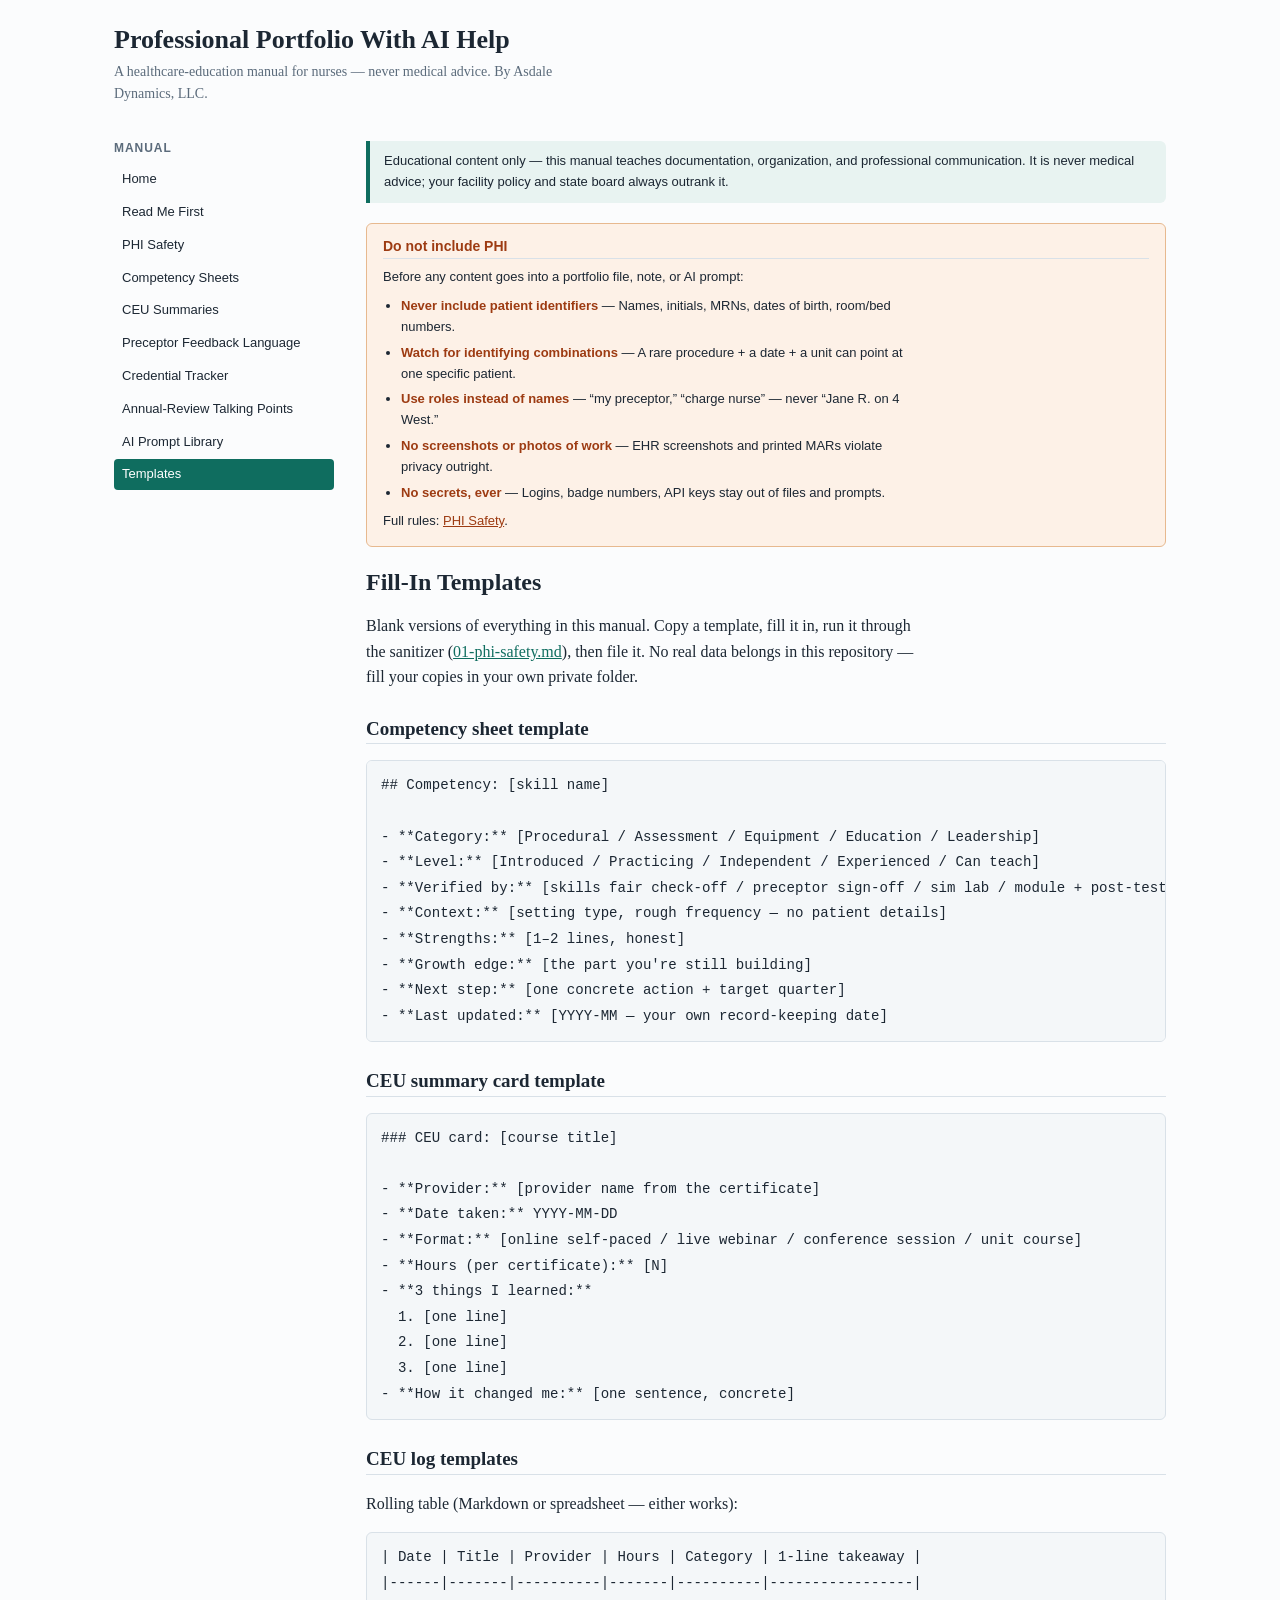
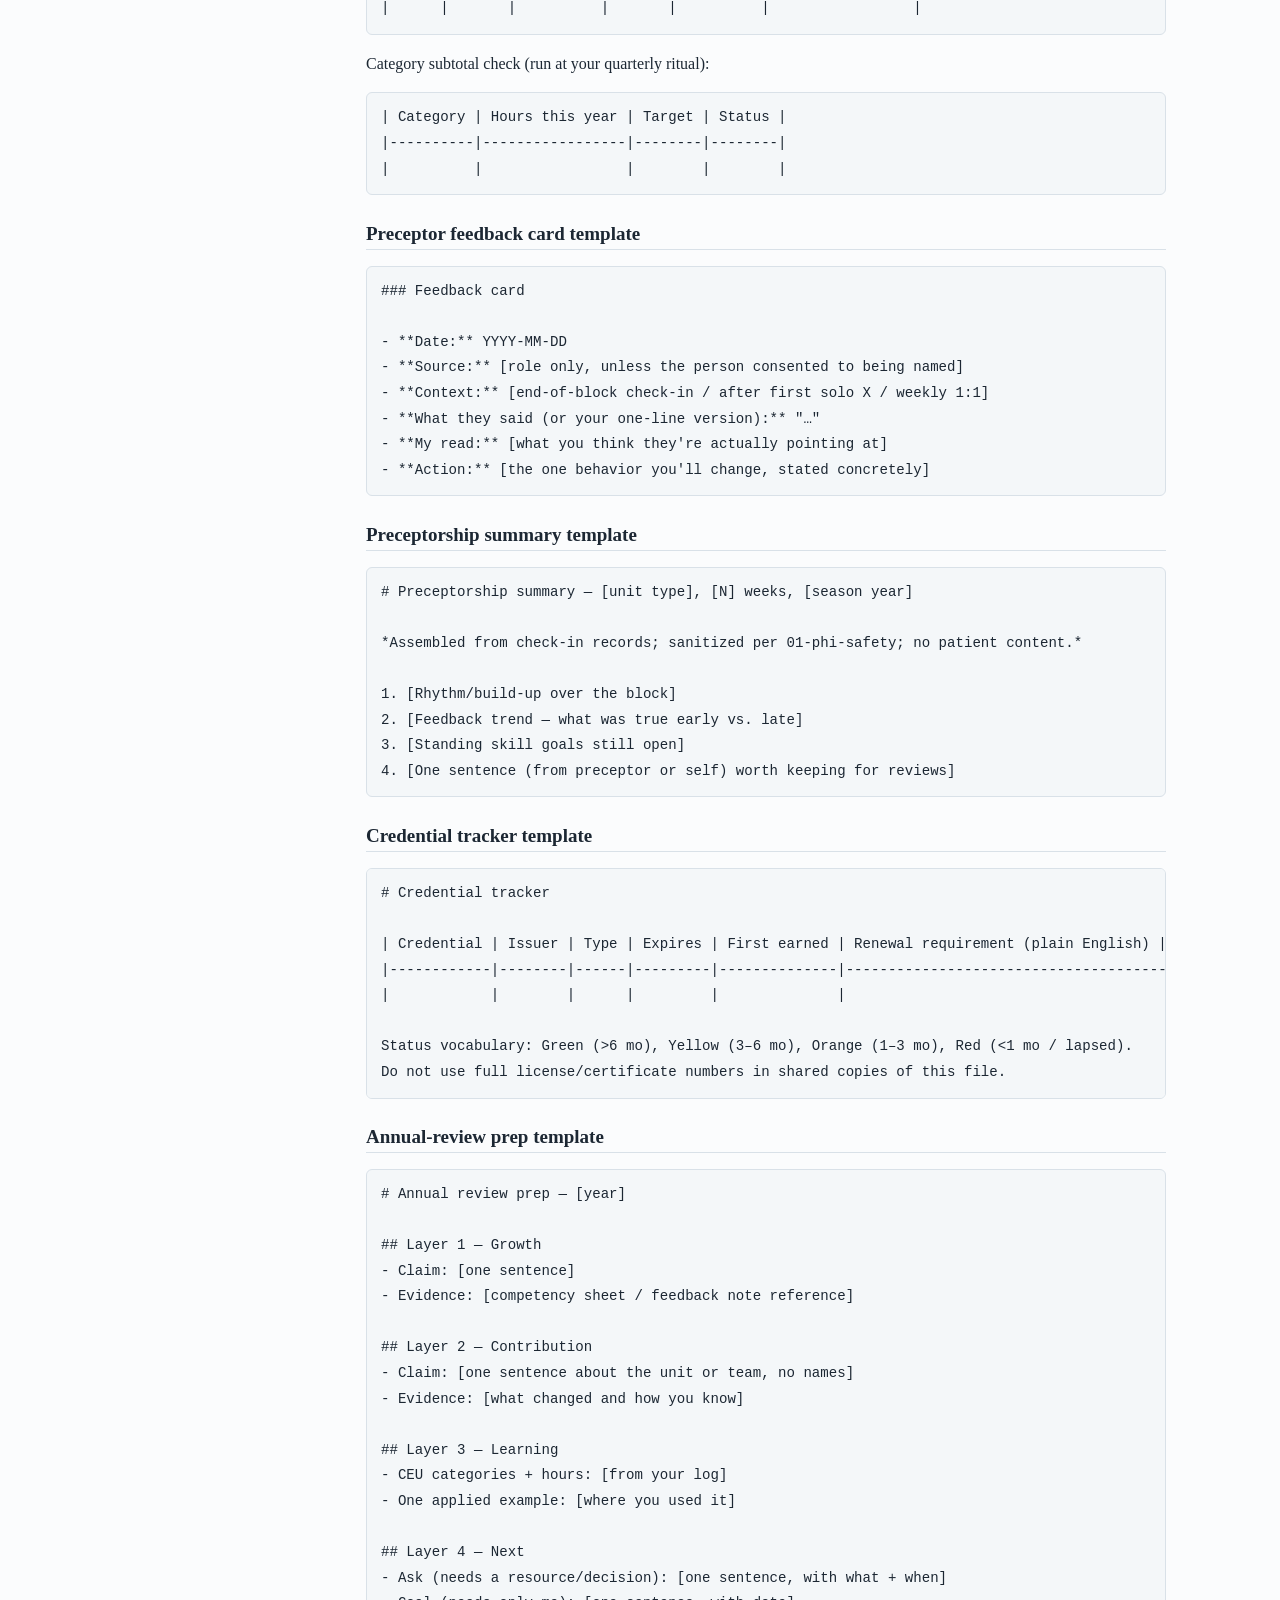
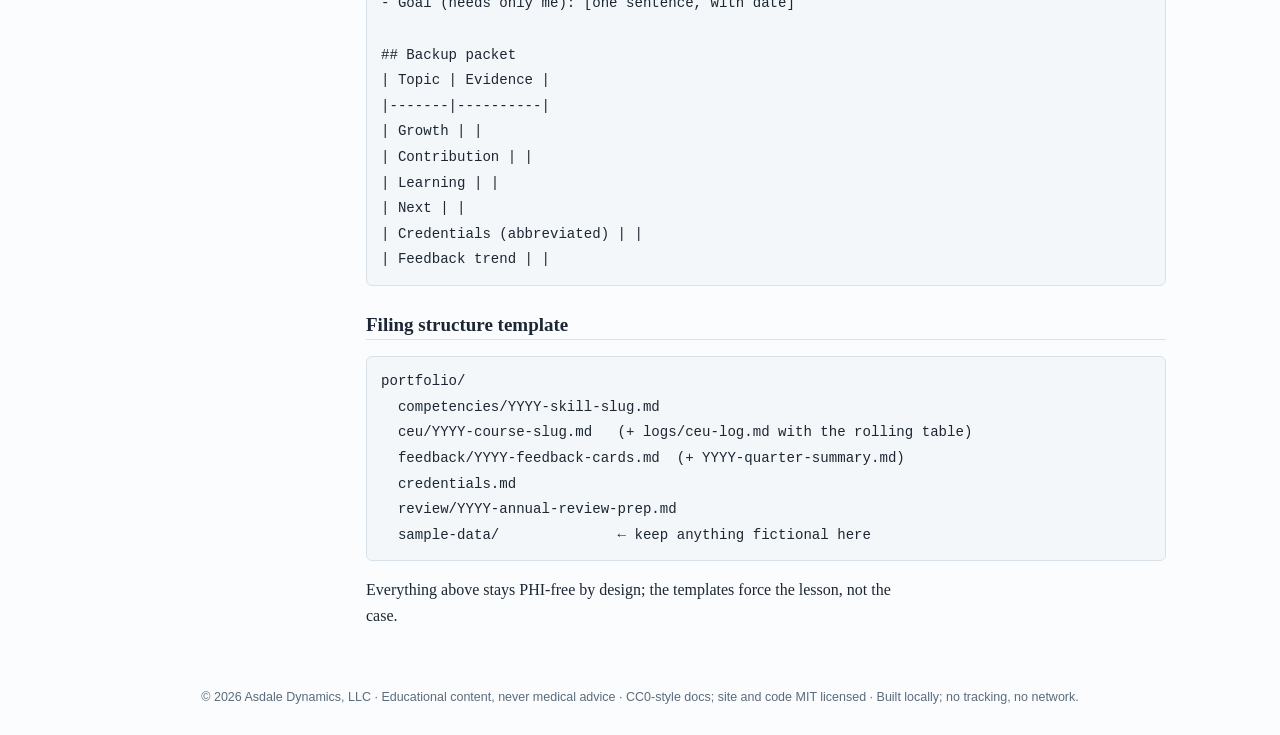
<file: site/08-templates.html>
<!DOCTYPE html>
<html lang="en">
<head>
<meta charset="utf-8">
<meta name="viewport" content="width=device-width, initial-scale=1">
<title>Professional Portfolio With AI Help</title>
<style>
:root {
  --ink: #1c2733; --muted: #5b6b7b; --line: #d9e1e8;
  --accent: #0f6d5f; --accent-soft: #e8f3f1;
  --warn: #9d3b12; --warn-bg: #fdf1e7; --warn-line: #e7b98f;
  --code-bg: #f4f7f9;
}
* { box-sizing: border-box; }
body {
  margin: 0; color: var(--ink);
  font: 16px/1.6 Georgia, "Times New Roman", serif;
  background: #fbfcfd;
}
.layout { display: flex; max-width: 1100px; margin: 0 auto; gap: 32px; padding: 24px; }
main { flex: 1; min-width: 0; }
nav.sidebar {
  width: 220px; flex-shrink: 0;
  font-family: Verdana, sans-serif; font-size: 13px;
}
nav.sidebar h2 {
  font-size: 12px; letter-spacing: .08em; text-transform: uppercase;
  color: var(--muted); margin: 0 0 8px;
}
nav.sidebar a {
  display: block; padding: 5px 8px; border-radius: 4px;
  color: var(--ink); text-decoration: none; margin-bottom: 2px;
}
nav.sidebar a:hover { background: var(--accent-soft); }
nav.sidebar a.active { background: var(--accent); color: #fff; }
.phisidebar {
  background: var(--warn-bg); border: 1px solid var(--warn-line);
  border-radius: 6px; padding: 14px 16px; margin: 0 0 20px;
  font-family: Verdana, sans-serif; font-size: 13px;
}
.phisidebar h2 { margin: 0 0 8px; color: var(--warn); font-size: 14px; }
.phisidebar ul { margin: 0; padding-left: 18px; }
.phisidebar li { margin-bottom: 5px; }
.phisidebar b { color: var(--warn); }
.phisidebar a { color: var(--warn); }
.banner {
  background: var(--accent-soft); border-left: 4px solid var(--accent);
  padding: 10px 14px; margin-bottom: 20px; border-radius: 0 6px 6px 0;
  font-family: Verdana, sans-serif; font-size: 13px; color: var(--ink);
}
header.site { padding: 24px 24px 0; max-width: 1100px; margin: 0 auto; }
header.site h1 { margin: 0; font-size: 26px; }
header.site p { margin: 4px 0 12px; color: var(--muted); font-size: 14px; }
h1, h2, h3, h4 { line-height: 1.25; font-weight: 700; }
main h1 { font-size: 24px; margin-top: 8px; }
main h2 { font-size: 19px; margin-top: 1.4em; border-bottom: 1px solid var(--line); padding-bottom: 3px; }
main h3 { font-size: 16px; margin-top: 1.2em; }
p, li { max-width: 70ch; }
a { color: var(--accent); }
code {
  font-family: "SFMono-Regular", Consolas, monospace; font-size: .88em;
  background: var(--code-bg); border: 1px solid var(--line);
  border-radius: 3px; padding: 1px 4px;
}
pre {
  background: var(--code-bg); border: 1px solid var(--line);
  border-radius: 6px; padding: 12px 14px; overflow-x: auto;
}
pre code { background: none; border: none; padding: 0; }
table { border-collapse: collapse; margin: 1em 0; font-size: 14px; max-width: 100%; display: block; overflow-x: auto; }
th, td { border: 1px solid var(--line); padding: 6px 10px; text-align: left; vertical-align: top; }
th { background: var(--accent-soft); font-family: Verdana, sans-serif; font-size: 12.5px; }
blockquote {
  margin: 1em 0; padding: 6px 14px; color: #3d4c5a;
  border-left: 3px solid var(--accent); background: #f6faf9;
  border-radius: 0 6px 6px 0; max-width: 70ch;
}
blockquote p { margin: .3em 0; }
hr { border: none; border-top: 1px solid var(--line); margin: 1.6em 0; }
.cards { display: grid; grid-template-columns: repeat(auto-fill, minmax(260px, 1fr)); gap: 14px; padding: 0; list-style: none; }
.cards li {
  border: 1px solid var(--line); border-radius: 8px; padding: 14px 16px;
  background: #fff; max-width: none;
}
.cards a { font-weight: 700; text-decoration: none; font-family: Verdana, sans-serif; font-size: 14px; }
.cards p { margin: 6px 0 0; font-size: 14px; color: var(--muted); }
footer {
  text-align: center; color: var(--muted); font-size: 12.5px;
  font-family: Verdana, sans-serif; padding: 18px 24px 28px;
}
@media (max-width: 760px) {
  .layout { flex-direction: column; }
  nav.sidebar { width: auto; }
}

</style>
</head>
<body>
<header class="site">
<h1>Professional Portfolio With AI Help</h1>
<p>A healthcare-education manual for nurses — never medical advice. By Asdale Dynamics, LLC.</p>
</header>
<div class="layout">
<nav class="sidebar"><h2>Manual</h2><a href="index.html" >Home</a><a href="00-read-me-first.html">Read Me First</a><a href="01-phi-safety.html">PHI Safety</a><a href="02-competency-sheets.html">Competency Sheets</a><a href="03-ceu-summaries.html">CEU Summaries</a><a href="04-preceptor-feedback.html">Preceptor Feedback Language</a><a href="05-credential-tracker.html">Credential Tracker</a><a href="06-annual-review.html">Annual-Review Talking Points</a><a href="07-ai-prompt-library.html">AI Prompt Library</a><a href="08-templates.html" class="active">Templates</a></nav>
<main><div class="banner">Educational content only — this manual teaches documentation, organization, and professional communication. It is never medical advice; your facility policy and state board always outrank it.</div><div class="phisidebar"><h2>Do not include PHI</h2><p style="margin:0 0 8px">Before any content goes into a portfolio file, note, or AI prompt:</p><ul><li><b>Never include patient identifiers</b> — Names, initials, MRNs, dates of birth, room/bed numbers.</li>
<li><b>Watch for identifying combinations</b> — A rare procedure + a date + a unit can point at one specific patient.</li>
<li><b>Use roles instead of names</b> — “my preceptor,” “charge nurse” — never “Jane R. on 4 West.”</li>
<li><b>No screenshots or photos of work</b> — EHR screenshots and printed MARs violate privacy outright.</li>
<li><b>No secrets, ever</b> — Logins, badge numbers, API keys stay out of files and prompts.</li></ul><p style="margin:8px 0 0">Full rules: <a href="01-phi-safety.html">PHI Safety</a>.</p></div><h1 id="fill-in-templates">Fill-In Templates</h1>
<p>Blank versions of everything in this manual. Copy a template, fill it in, run it through the sanitizer (<a href="01-phi-safety.html">01-phi-safety.md</a>), then file it. No real data belongs in this repository — fill your copies in your own private folder.</p>
<h2 id="competency-sheet-template">Competency sheet template</h2>
<pre><code class="language-markdown">## Competency: [skill name]

- **Category:** [Procedural / Assessment / Equipment / Education / Leadership]
- **Level:** [Introduced / Practicing / Independent / Experienced / Can teach]
- **Verified by:** [skills fair check-off / preceptor sign-off / sim lab / module + post-test]
- **Context:** [setting type, rough frequency — no patient details]
- **Strengths:** [1–2 lines, honest]
- **Growth edge:** [the part you&#x27;re still building]
- **Next step:** [one concrete action + target quarter]
- **Last updated:** [YYYY-MM — your own record-keeping date]</code></pre>
<h2 id="ceu-summary-card-template">CEU summary card template</h2>
<pre><code class="language-markdown">### CEU card: [course title]

- **Provider:** [provider name from the certificate]
- **Date taken:** YYYY-MM-DD
- **Format:** [online self-paced / live webinar / conference session / unit course]
- **Hours (per certificate):** [N]
- **3 things I learned:**
  1. [one line]
  2. [one line]
  3. [one line]
- **How it changed me:** [one sentence, concrete]</code></pre>
<h2 id="ceu-log-templates">CEU log templates</h2>
<p>Rolling table (Markdown or spreadsheet — either works):</p>
<pre><code class="language-markdown">| Date | Title | Provider | Hours | Category | 1-line takeaway |
|------|-------|----------|-------|----------|-----------------|
|      |       |          |       |          |                 |</code></pre>
<p>Category subtotal check (run at your quarterly ritual):</p>
<pre><code class="language-markdown">| Category | Hours this year | Target | Status |
|----------|-----------------|--------|--------|
|          |                 |        |        |</code></pre>
<h2 id="preceptor-feedback-card-template">Preceptor feedback card template</h2>
<pre><code class="language-markdown">### Feedback card

- **Date:** YYYY-MM-DD
- **Source:** [role only, unless the person consented to being named]
- **Context:** [end-of-block check-in / after first solo X / weekly 1:1]
- **What they said (or your one-line version):** &quot;…&quot;
- **My read:** [what you think they&#x27;re actually pointing at]
- **Action:** [the one behavior you&#x27;ll change, stated concretely]</code></pre>
<h2 id="preceptorship-summary-template">Preceptorship summary template</h2>
<pre><code class="language-markdown"># Preceptorship summary — [unit type], [N] weeks, [season year]

*Assembled from check-in records; sanitized per 01-phi-safety; no patient content.*

1. [Rhythm/build-up over the block]
2. [Feedback trend — what was true early vs. late]
3. [Standing skill goals still open]
4. [One sentence (from preceptor or self) worth keeping for reviews]</code></pre>
<h2 id="credential-tracker-template">Credential tracker template</h2>
<pre><code class="language-markdown"># Credential tracker

| Credential | Issuer | Type | Expires | First earned | Renewal requirement (plain English) | Status | Next 3 actions |
|------------|--------|------|---------|--------------|--------------------------------------|--------|----------------|
|            |        |      |         |              |                                      |        |                |

Status vocabulary: Green (&gt;6 mo), Yellow (3–6 mo), Orange (1–3 mo), Red (&lt;1 mo / lapsed).
Do not use full license/certificate numbers in shared copies of this file.</code></pre>
<h2 id="annual-review-prep-template">Annual-review prep template</h2>
<pre><code class="language-markdown"># Annual review prep — [year]

## Layer 1 — Growth
- Claim: [one sentence]
- Evidence: [competency sheet / feedback note reference]

## Layer 2 — Contribution
- Claim: [one sentence about the unit or team, no names]
- Evidence: [what changed and how you know]

## Layer 3 — Learning
- CEU categories + hours: [from your log]
- One applied example: [where you used it]

## Layer 4 — Next
- Ask (needs a resource/decision): [one sentence, with what + when]
- Goal (needs only me): [one sentence, with date]

## Backup packet
| Topic | Evidence |
|-------|----------|
| Growth | |
| Contribution | |
| Learning | |
| Next | |
| Credentials (abbreviated) | |
| Feedback trend | |</code></pre>
<h2 id="filing-structure-template">Filing structure template</h2>
<pre><code class="language-markdown">portfolio/
  competencies/YYYY-skill-slug.md
  ceu/YYYY-course-slug.md   (+ logs/ceu-log.md with the rolling table)
  feedback/YYYY-feedback-cards.md  (+ YYYY-quarter-summary.md)
  credentials.md
  review/YYYY-annual-review-prep.md
  sample-data/              ← keep anything fictional here</code></pre>
<p>Everything above stays PHI-free by design; the templates force the lesson, not the case.</p>
</main>
</div>
<footer>
© 2026 Asdale Dynamics, LLC · Educational content, never medical advice ·
CC0-style docs; site and code MIT licensed ·
Built locally; no tracking, no network.
</footer>
</body>
</html>
</file>
